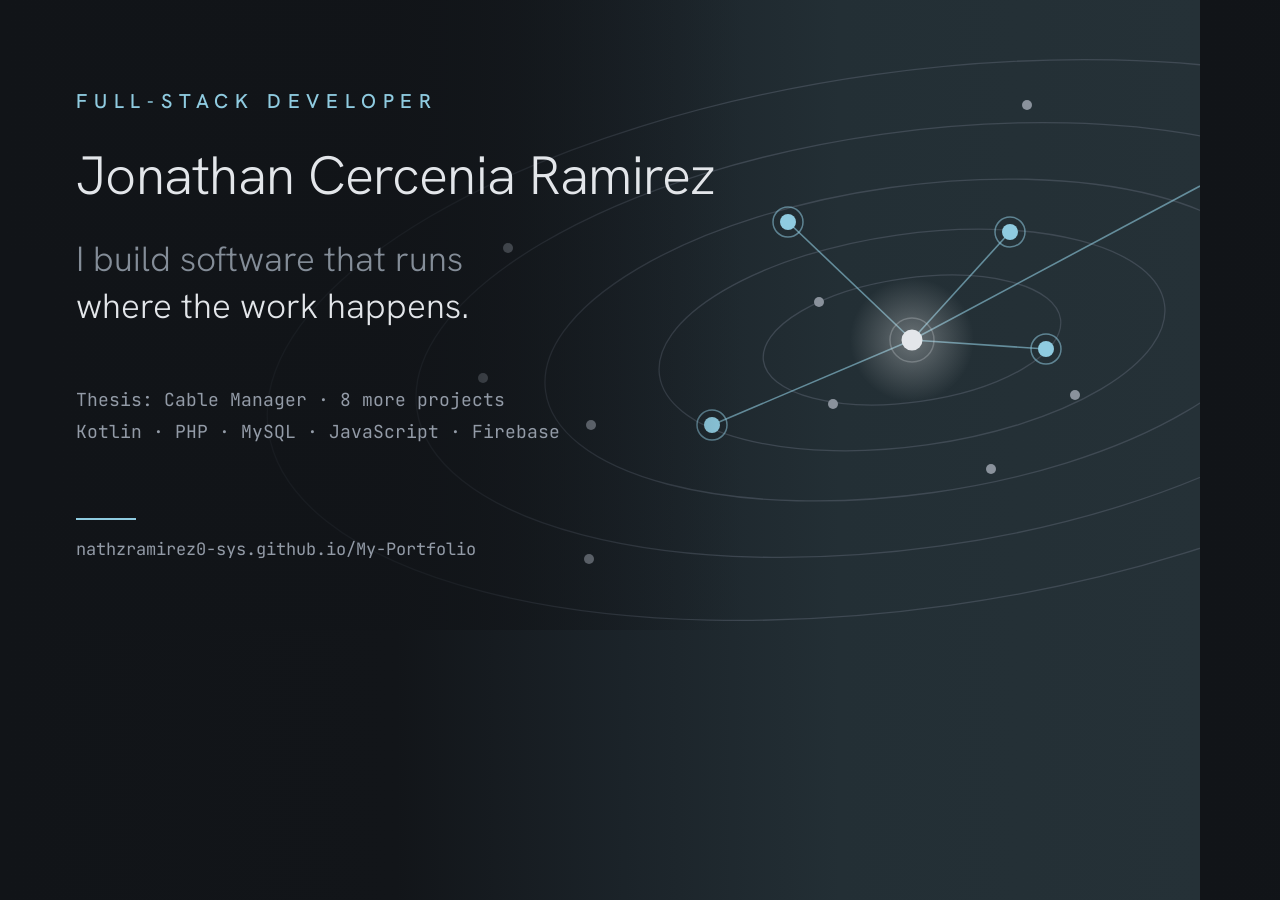
<file: og-image.html>
<!-- Source for og-image.png, the picture shown when the site is shared.
     To remake it: open in headless Edge at 1200x630 and screenshot, e.g.
     msedge --headless=new --hide-scrollbars --force-device-scale-factor=1 --window-size=1200,630 --virtual-time-budget=8000 --screenshot=og-image.png og-image.html -->
<!doctype html>
<html lang="en">
<head>
<meta charset="utf-8">
<link rel="stylesheet" href="https://fonts.googleapis.com/css2?family=Hanken+Grotesk:wght@300;400;500&family=JetBrains+Mono:wght@400&display=swap">
<style>
  html, body { margin: 0; width: 1200px; height: 630px; overflow: hidden; }
  body {
    position: relative;
    background: linear-gradient(90deg, #111418 0%, #121519 33%, #1b2329 52%, #232f35 70%, #253137 100%);
    font-family: "Hanken Grotesk", sans-serif; color: #e3e6ea;
  }
  svg { position: absolute; inset: 0; }
  /* keep the words readable where the orbits pass behind them */
  .scrim { position: absolute; inset: 0; background: linear-gradient(90deg, rgba(17,20,24,0.92) 0%, rgba(17,20,24,0.75) 38%, rgba(17,20,24,0) 62%); }
  .text { position: absolute; left: 76px; top: 0; }
  .eyebrow { position: absolute; top: 88px; white-space: nowrap; color: #8fcbe0; font-size: 20px; font-weight: 500; letter-spacing: 0.34em; }
  .name { position: absolute; top: 140px; white-space: nowrap; font-size: 54px; font-weight: 300; letter-spacing: -0.01em; }
  .tag { position: absolute; top: 236px; white-space: nowrap; font-size: 35px; font-weight: 300; line-height: 47px; }
  .tag span { display: block; }
  .tag .dim { color: #848d98; }
  .mono { position: absolute; white-space: nowrap; font-family: "JetBrains Mono", monospace; font-size: 18px; color: #939ba7; }
  .m1 { top: 388px; } .m2 { top: 420px; }
  .rule { position: absolute; top: 518px; width: 60px; height: 2px; background: #8fcbe0; }
  .url { top: 538px; font-size: 17px; }
</style>
</head>
<body>
  <svg viewBox="0 0 1200 630" width="1200" height="630">
    <defs>
      <radialGradient id="glow"><stop offset="0" stop-color="#ffffff" stop-opacity="0.32"/><stop offset="1" stop-color="#ffffff" stop-opacity="0"/></radialGradient>
    </defs>
    <g fill="none" stroke="#56606c" stroke-opacity="0.55" stroke-width="1.3" transform="rotate(-8 912 340)">
      <ellipse cx="912" cy="340" rx="150" ry="62"/>
      <ellipse cx="912" cy="340" rx="255" ry="106"/>
      <ellipse cx="912" cy="340" rx="370" ry="154"/>
      <ellipse cx="912" cy="340" rx="500" ry="208"/>
      <ellipse cx="912" cy="340" rx="650" ry="268"/>
    </g>
    <g stroke="#8fcbe0" stroke-opacity="0.6" stroke-width="1.6">
      <line x1="912" y1="340" x2="788" y2="222"/>
      <line x1="912" y1="340" x2="1010" y2="232"/>
      <line x1="912" y1="340" x2="1046" y2="349"/>
      <line x1="912" y1="340" x2="712" y2="425"/>
      <line x1="912" y1="340" x2="1200" y2="186"/>
    </g>
    <g fill="#8a929c">
      <circle cx="1027" cy="105" r="5"/><circle cx="508" cy="248" r="5"/><circle cx="819" cy="302" r="5"/>
      <circle cx="483" cy="378" r="5"/><circle cx="591" cy="425" r="5"/><circle cx="833" cy="404" r="5"/>
      <circle cx="1075" cy="395" r="5"/><circle cx="991" cy="469" r="5"/><circle cx="589" cy="559" r="5"/>
    </g>
    <g>
      <g fill="none" stroke="#8fcbe0" stroke-opacity="0.55" stroke-width="1.5">
        <circle cx="788" cy="222" r="15"/><circle cx="1010" cy="232" r="15"/><circle cx="1046" cy="349" r="15"/><circle cx="712" cy="425" r="15"/>
      </g>
      <g fill="#8fcbe0">
        <circle cx="788" cy="222" r="8"/><circle cx="1010" cy="232" r="8"/><circle cx="1046" cy="349" r="8"/><circle cx="712" cy="425" r="8"/>
      </g>
    </g>
    <circle cx="912" cy="340" r="62" fill="url(#glow)"/>
    <circle cx="912" cy="340" r="22" fill="none" stroke="#e3e6ea" stroke-opacity="0.25" stroke-width="1.5"/>
    <circle cx="912" cy="340" r="10.5" fill="#e3e6ea"/>
  </svg>
  <div class="scrim"></div>
  <div class="text">
    <div class="eyebrow">FULL-STACK DEVELOPER</div>
    <div class="name">Jonathan Cercenia Ramirez</div>
    <div class="tag"><span class="dim">I build software that runs</span><span>where the work happens.</span></div>
    <div class="mono m1">Thesis: Cable Manager · 8 more projects</div>
    <div class="mono m2">Kotlin · PHP · MySQL · JavaScript · Firebase</div>
    <div class="rule"></div>
    <div class="mono url">nathzramirez0-sys.github.io/My-Portfolio</div>
  </div>
</body>
</html>
</file>
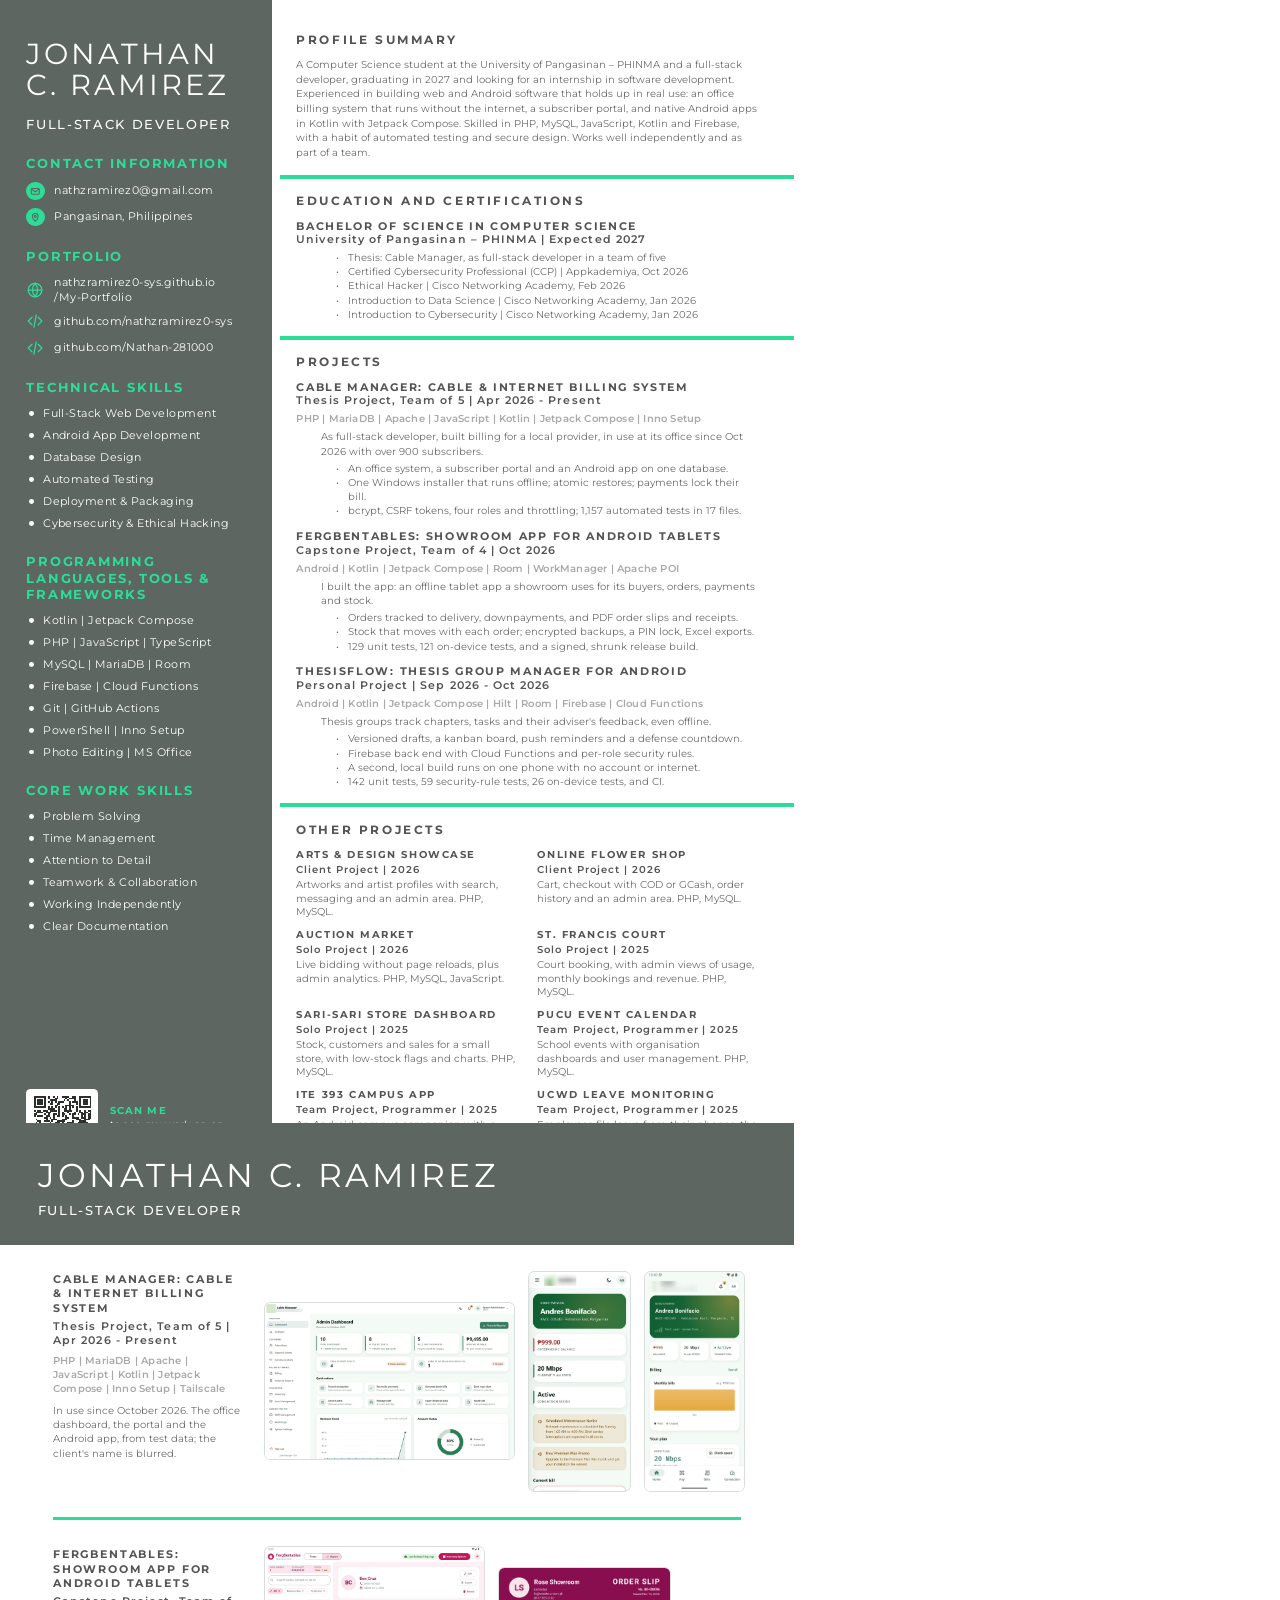
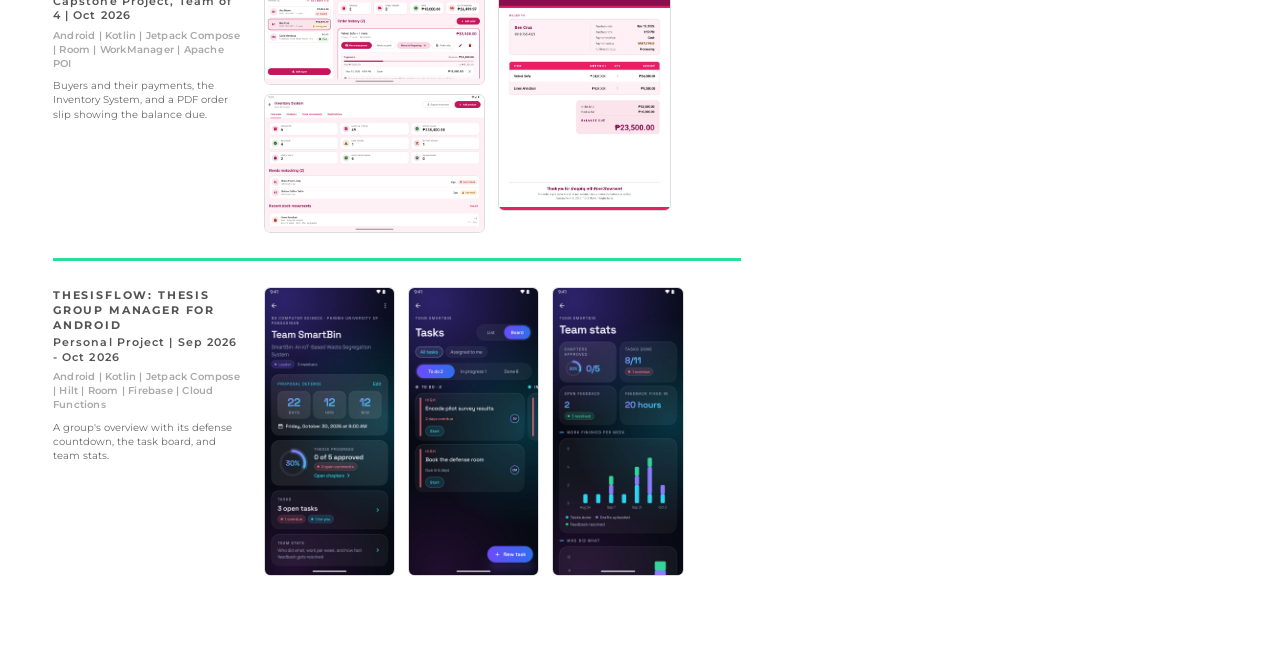
<file: cv/cv.html>
<!doctype html>
<html lang="en">
<head>
  <meta charset="utf-8">
  <title>Jonathan C. Ramirez · CV</title>
  <!-- Source for Jonathan-Cercenia-Ramirez-CV.pdf (two A4 pages). To rebuild the PDF, see
       the README. The layout follows the PHINMA-style CV sample the user chose: a grey
       sidebar with green headings, green bars between sections, and a project showcase on
       page 2. Screenshots live in cv/assets. -->
  <link rel="preconnect" href="https://fonts.googleapis.com">
  <link rel="preconnect" href="https://fonts.gstatic.com" crossorigin>
  <link rel="stylesheet" href="https://fonts.googleapis.com/css2?family=Montserrat:wght@400;500;600;700&display=swap">
  <style>
    @page { size: A4; margin: 0; }
    :root {
      --slate: #5d6661;   /* sidebar and page-2 header */
      --green: #2cdd98;   /* headings on the sidebar, bars between sections */
      --ink: #545454;     /* headings and text on white */
      --soft: #6b6b6b;
      --tech: #a9a9a9;    /* the tools line under each project */
      --font: "Montserrat", "Segoe UI", Arial, sans-serif;
    }
    * { box-sizing: border-box; }
    html { -webkit-print-color-adjust: exact; print-color-adjust: exact; }
    html, body { margin: 0; }
    body { color: var(--ink); font: 400 7.6pt/1.4 var(--font); }
    a { color: inherit; text-decoration: none; }
    h1, h2, h3, p, ul { margin: 0; }
    ul { padding: 0; list-style: none; }

    .page { position: relative; width: 210mm; height: 297mm; overflow: hidden; break-after: page; }
    .page:last-child { break-after: auto; }

    /* ───────────── page 1 ───────────── */
    .p1 { display: grid; grid-template-columns: 72mm minmax(0, 1fr); }

    .side {
      display: flex; flex-direction: column;
      padding: 10mm 6mm 9mm 7mm;
      color: #fff; background: var(--slate);
    }
    .name { font-size: 22pt; font-weight: 400; line-height: 1.08; letter-spacing: 0.1em; text-transform: uppercase; }
    .title { margin-top: 4.2mm; font-size: 9.6pt; font-weight: 500; line-height: 1.25; letter-spacing: 0.13em; text-transform: uppercase; }
    .side h2 {
      margin: 6.2mm 0 2.4mm;
      color: var(--green); font-size: 9.4pt; font-weight: 700; line-height: 1.3;
      letter-spacing: 0.14em; text-transform: uppercase;
    }
    .side li { font-size: 8.6pt; letter-spacing: 0.04em; }
    .icons li { display: flex; align-items: center; gap: 2.6mm; line-height: 1.3; }
    .icons li + li { margin-top: 2.1mm; }
    .icons .dot {
      flex: none; display: grid; place-items: center;
      width: 4.8mm; height: 4.8mm; border-radius: 50%; background: var(--green);
    }
    .icons .dot svg { width: 2.8mm; height: 2.8mm; fill: none; stroke: var(--slate); stroke-width: 2.4; stroke-linecap: round; stroke-linejoin: round; }
    .icons .line svg { flex: none; width: 4.8mm; height: 4.8mm; fill: none; stroke: var(--green); stroke-width: 1.7; stroke-linecap: round; stroke-linejoin: round; }
    .bullets li { position: relative; padding-left: 4.4mm; }
    .bullets li + li { margin-top: 1.55mm; }
    .bullets li::before { content: ""; position: absolute; left: 0.8mm; top: 0.52em; width: 1.3mm; height: 1.3mm; border-radius: 50%; background: #fff; }

    .qr { margin-top: auto; padding-top: 5mm; display: flex; align-items: center; gap: 3mm; }
    .qr-tile { flex: none; width: 19mm; height: 19mm; padding: 1.9mm; background: #fff; border-radius: 1.2mm; }
    .qr-tile svg { display: block; width: 100%; height: 100%; }
    .qr p { font-size: 7.4pt; line-height: 1.4; letter-spacing: 0.03em; }
    .qr b { display: block; color: var(--green); font-weight: 700; letter-spacing: 0.12em; text-transform: uppercase; }

    .main { padding: 8.4mm 9mm 6mm 0; }
    .block { padding: 0 0 3.7mm 6.4mm; }
    /* the green bar runs from the column's edge off the right of the page */
    .bar { height: 1mm; margin: 0 -9mm 3.9mm 2.2mm; background: var(--green); }
    .main h2 { margin-bottom: 2.6mm; color: var(--ink); font-size: 8.8pt; font-weight: 700; letter-spacing: 0.22em; text-transform: uppercase; }
    .main p { color: var(--soft); }
    .main .where { color: var(--ink); }
    .main .tech { color: var(--tech); }
    .summary { line-height: 1.45; }

    .item + .item { margin-top: 3.1mm; }
    .main h3 { color: var(--ink); font-size: 7.9pt; font-weight: 700; line-height: 1.3; letter-spacing: 0.16em; text-transform: uppercase; }
    .where { color: var(--ink); font-size: 7.9pt; font-weight: 600; letter-spacing: 0.1em; }
    .tech { margin-top: 0.8mm; color: var(--tech); font-size: 7.6pt; font-weight: 600; line-height: 1.35; letter-spacing: 0.02em; }
    .desc { margin: 1.2mm 0 0 6.6mm; }
    .main .dots { margin: 0.8mm 0 0 10.4mm; color: var(--soft); }
    .main .dots li { position: relative; padding-left: 3.4mm; }
    .main .dots li::before { content: "•"; position: absolute; left: 0; }

    .others { display: grid; grid-template-columns: repeat(2, minmax(0, 1fr)); gap: 2.4mm 5mm; }
    .others h3 { font-size: 7.4pt; }
    .others .where { font-size: 7.2pt; }
    .others p { margin-top: 0.6mm; font-size: 7.3pt; line-height: 1.38; }

    /* ───────────── page 2: the showcase ───────────── */
    .band { padding: 9mm 10mm 7mm; color: #fff; background: var(--slate); }
    .band .name { font-size: 25pt; letter-spacing: 0.1em; line-height: 1.1; }
    .band .title { margin-top: 2.6mm; font-size: 9.4pt; }
    .show { padding: 0 14mm 0 14mm; }
    .row { display: grid; grid-template-columns: 50mm minmax(0, 1fr); gap: 6mm; padding: 7mm 0; }
    .row + .row { border-top: 1mm solid var(--green); }
    .row h3 { color: var(--ink); font-size: 8.6pt; font-weight: 700; line-height: 1.3; letter-spacing: 0.16em; text-transform: uppercase; }
    .row .where { display: block; margin-top: 0.6mm; font-size: 8.2pt; line-height: 1.35; }
    .row .tech { margin-top: 1.6mm; font-size: 7.6pt; }
    .row .note { margin-top: 2.4mm; color: var(--soft); font-size: 7.3pt; line-height: 1.45; }
    .shots { display: flex; align-items: center; justify-content: flex-start; gap: 4mm; }
    .shots img { display: block; border-radius: 1.4mm; box-shadow: 0 0 0 0.25mm #d9dcda; }
    .phone { height: 76mm; }
    .office { width: 66mm; }
    .cm-phone { height: 58mm; }
    .stack { display: flex; flex-direction: column; gap: 3mm; }
    .tablet-sm { width: 58mm; }
    .receipt { height: 64mm; }
  </style>
</head>
<body>
  <!-- ═══════════════ page 1 ═══════════════ -->
  <section class="page p1">
    <aside class="side">
      <h1 class="name">Jonathan C. Ramirez</h1>
      <p class="title">Full-stack developer</p>

      <h2>Contact information</h2>
      <ul class="icons">
        <li><span class="dot"><svg viewBox="0 0 24 24" aria-hidden="true"><rect x="3" y="5.5" width="18" height="13" rx="2"/><path d="m3.5 7 8.5 6 8.5-6"/></svg></span><a href="mailto:nathzramirez0@gmail.com">nathzramirez0@gmail.com</a></li>
        <li><span class="dot"><svg viewBox="0 0 24 24" aria-hidden="true"><path d="M12 21s-6.5-6-6.5-11a6.5 6.5 0 0 1 13 0c0 5-6.5 11-6.5 11z"/><circle cx="12" cy="10" r="2.2"/></svg></span>Pangasinan, Philippines</li>
      </ul>

      <h2>Portfolio</h2>
      <ul class="icons">
        <li class="line"><svg viewBox="0 0 24 24" aria-hidden="true"><circle cx="12" cy="12" r="9"/><path d="M3 12h18M12 3a14 14 0 0 1 0 18M12 3a14 14 0 0 0 0 18"/></svg><a href="https://nathzramirez0-sys.github.io/My-Portfolio/">nathzramirez0-sys.github.io<br>/My-Portfolio</a></li>
        <li class="line"><svg viewBox="0 0 24 24" aria-hidden="true"><path d="m8 7-5 5 5 5M16 7l5 5-5 5M13.5 4l-3 16"/></svg><a href="https://github.com/nathzramirez0-sys">github.com/nathzramirez0-sys</a></li>
        <li class="line"><svg viewBox="0 0 24 24" aria-hidden="true"><path d="m8 7-5 5 5 5M16 7l5 5-5 5M13.5 4l-3 16"/></svg><a href="https://github.com/Nathan-281000">github.com/Nathan-281000</a></li>
      </ul>

      <h2>Technical skills</h2>
      <ul class="bullets">
        <li>Full-Stack Web Development</li>
        <li>Android App Development</li>
        <li>Database Design</li>
        <li>Automated Testing</li>
        <li>Deployment &amp; Packaging</li>
        <li>Cybersecurity &amp; Ethical Hacking</li>
      </ul>

      <h2>Programming languages, tools &amp; frameworks</h2>
      <ul class="bullets">
        <li>Kotlin | Jetpack Compose</li>
        <li>PHP | JavaScript | TypeScript</li>
        <li>MySQL | MariaDB | Room</li>
        <li>Firebase | Cloud Functions</li>
        <li>Git | GitHub Actions</li>
        <li>PowerShell | Inno Setup</li>
        <li>Photo Editing | MS Office</li>
      </ul>

      <h2>Core work skills</h2>
      <ul class="bullets">
        <li>Problem Solving</li>
        <li>Time Management</li>
        <li>Attention to Detail</li>
        <li>Teamwork &amp; Collaboration</li>
        <li>Working Independently</li>
        <li>Clear Documentation</li>
      </ul>

      <div class="qr">
        <div class="qr-tile"><svg viewBox="0 0 33 33" role="img" aria-label="QR code for nathzramirez0-sys.github.io/My-Portfolio" shape-rendering="crispEdges"><path stroke="#2b302d" d="M0 0.5h7m1 0h1m2 0h1m1 0h1m2 0h4m2 0h2m2 0h7m-33 1h1m5 0h1m1 0h1m3 0h2m4 0h1m1 0h4m2 0h1m5 0h1m-33 1h1m1 0h3m1 0h1m2 0h4m4 0h1m1 0h1m3 0h1m2 0h1m1 0h3m1 0h1m-33 1h1m1 0h3m1 0h1m1 0h1m1 0h1m1 0h1m1 0h3m3 0h1m1 0h3m1 0h1m1 0h3m1 0h1m-33 1h1m1 0h3m1 0h1m2 0h2m2 0h2m5 0h1m3 0h1m1 0h1m1 0h3m1 0h1m-33 1h1m5 0h1m5 0h2m4 0h5m3 0h1m5 0h1m-33 1h7m1 0h1m1 0h1m1 0h1m1 0h1m1 0h1m1 0h1m1 0h1m1 0h1m1 0h1m1 0h7m-25 1h4m2 0h1m2 0h2m1 0h1m3 0h1m-25 1h1m1 0h2m1 0h3m1 0h4m1 0h1m2 0h5m2 0h1m1 0h1m2 0h1m1 0h2m-32 1h4m2 0h3m4 0h1m1 0h1m2 0h1m3 0h1m2 0h2m1 0h2m1 0h1m-33 1h2m4 0h1m1 0h1m2 0h2m1 0h1m1 0h2m2 0h1m1 0h2m1 0h1m1 0h3m1 0h2m-33 1h1m1 0h3m2 0h2m2 0h1m1 0h2m1 0h1m1 0h1m3 0h1m4 0h1m1 0h1m1 0h2m-27 1h2m1 0h1m1 0h1m6 0h2m2 0h4m1 0h3m1 0h2m-32 1h1m5 0h1m2 0h3m3 0h3m5 0h3m2 0h3m-30 1h2m2 0h3m1 0h1m2 0h5m4 0h1m3 0h4m-29 1h1m1 0h1m5 0h1m2 0h3m1 0h1m2 0h4m2 0h6m-26 1h2m3 0h2m1 0h1m1 0h1m2 0h2m1 0h3m1 0h2m1 0h3m-31 1h5m3 0h5m2 0h1m1 0h2m1 0h7m1 0h2m1 0h2m-32 1h3m1 0h2m1 0h1m2 0h1m1 0h1m1 0h3m2 0h2m2 0h1m2 0h2m1 0h1m-31 1h1m1 0h4m2 0h2m5 0h2m5 0h3m1 0h1m1 0h1m-26 1h1m1 0h2m1 0h1m1 0h4m4 0h2m1 0h1m2 0h1m2 0h1m1 0h3m-32 1h1m1 0h1m2 0h1m1 0h7m1 0h1m1 0h2m4 0h1m2 0h1m2 0h1m2 0h1m-31 1h1m1 0h3m2 0h2m1 0h1m1 0h1m1 0h2m2 0h1m1 0h2m1 0h1m1 0h1m2 0h3m-32 1h2m1 0h1m3 0h3m2 0h1m2 0h1m1 0h2m3 0h1m1 0h3m-28 1h1m2 0h1m2 0h1m1 0h2m2 0h4m1 0h1m4 0h1m1 0h5m-21 1h3m4 0h5m1 0h1m2 0h1m3 0h2m-30 1h7m1 0h1m2 0h3m2 0h1m2 0h1m1 0h1m1 0h2m1 0h1m1 0h1m-29 1h1m5 0h1m1 0h2m1 0h2m1 0h1m1 0h1m2 0h1m1 0h4m3 0h4m-32 1h1m1 0h3m1 0h1m3 0h3m2 0h1m1 0h1m2 0h2m1 0h6m1 0h3m-33 1h1m1 0h3m1 0h1m1 0h1m2 0h2m1 0h1m3 0h2m1 0h3m3 0h1m1 0h2m1 0h1m-33 1h1m1 0h3m1 0h1m1 0h4m1 0h1m3 0h2m1 0h2m2 0h1m1 0h2m1 0h1m-30 1h1m5 0h1m3 0h10m2 0h1m1 0h2m1 0h2m3 0h1m-33 1h7m1 0h2m2 0h1m1 0h4m2 0h2m1 0h1m2 0h1m1 0h1"/></svg></div>
        <p><b>Scan me</b>to see my work on an interactive 3D map.</p>
      </div>
    </aside>

    <main class="main">
      <div class="block">
        <h2>Profile summary</h2>
        <p class="summary">A Computer Science student at the University of Pangasinan – PHINMA and a full-stack developer, graduating in 2027 and looking for an internship in software development. Experienced in building web and Android software that holds up in real use: an office billing system that runs without the internet, a subscriber portal, and native Android apps in Kotlin with Jetpack Compose. Skilled in PHP, MySQL, JavaScript, Kotlin and Firebase, with a habit of automated testing and secure design. Works well independently and as part of a team.</p>
      </div>
      <div class="bar"></div>

      <div class="block">
        <h2>Education and certifications</h2>
        <div class="item">
          <h3>Bachelor of Science in Computer Science</h3>
          <p class="where">University of Pangasinan – PHINMA | Expected 2027</p>
          <ul class="dots">
            <li>Thesis: Cable Manager, as full-stack developer in a team of five</li>
            <li>Certified Cybersecurity Professional (CCP) | Appkademiya, Oct 2026</li>
            <li>Ethical Hacker | Cisco Networking Academy, Feb 2026</li>
            <li>Introduction to Data Science | Cisco Networking Academy, Jan 2026</li>
            <li>Introduction to Cybersecurity | Cisco Networking Academy, Jan 2026</li>
          </ul>
        </div>
      </div>
      <div class="bar"></div>

      <div class="block">
        <h2>Projects</h2>
        <div class="item">
          <h3>Cable Manager: cable &amp; internet billing system</h3>
          <p class="where">Thesis Project, Team of 5 | Apr 2026 - Present</p>
          <p class="tech">PHP | MariaDB | Apache | JavaScript | Kotlin | Jetpack Compose | Inno Setup</p>
          <p class="desc">As full-stack developer, built billing for a local provider, in use at its office since Oct 2026 with over 900 subscribers.</p>
          <ul class="dots">
            <li>An office system, a subscriber portal and an Android app on one database.</li>
            <li>One Windows installer that runs offline; atomic restores; payments lock their bill.</li>
            <li>bcrypt, CSRF tokens, four roles and throttling; 1,157 automated tests in 17 files.</li>
          </ul>
        </div>
        <div class="item">
          <h3>FergBentables: showroom app for Android tablets</h3>
          <p class="where">Capstone Project, Team of 4 | Oct 2026</p>
          <p class="tech">Android | Kotlin | Jetpack Compose | Room | WorkManager | Apache POI</p>
          <p class="desc">I built the app: an offline tablet app a showroom uses for its buyers, orders, payments and stock.</p>
          <ul class="dots">
            <li>Orders tracked to delivery, downpayments, and PDF order slips and receipts.</li>
            <li>Stock that moves with each order; encrypted backups, a PIN lock, Excel exports.</li>
            <li>129 unit tests, 121 on-device tests, and a signed, shrunk release build.</li>
          </ul>
        </div>
        <div class="item">
          <h3>ThesisFlow: thesis group manager for Android</h3>
          <p class="where">Personal Project | Sep 2026 - Oct 2026</p>
          <p class="tech">Android | Kotlin | Jetpack Compose | Hilt | Room | Firebase | Cloud Functions</p>
          <p class="desc">Thesis groups track chapters, tasks and their adviser's feedback, even offline.</p>
          <ul class="dots">
            <li>Versioned drafts, a kanban board, push reminders and a defense countdown.</li>
            <li>Firebase back end with Cloud Functions and per-role security rules.</li>
            <li>A second, local build runs on one phone with no account or internet.</li>
            <li>142 unit tests, 59 security-rule tests, 26 on-device tests, and CI.</li>
          </ul>
        </div>
      </div>
      <div class="bar"></div>

      <div class="block">
        <h2>Other projects</h2>
        <div class="others">
          <div>
            <h3>Arts &amp; Design Showcase</h3>
            <p class="where">Client Project | 2026</p>
            <p>Artworks and artist profiles with search, messaging and an admin area. PHP, MySQL.</p>
          </div>
          <div>
            <h3>Online Flower Shop</h3>
            <p class="where">Client Project | 2026</p>
            <p>Cart, checkout with COD or GCash, order history and an admin area. PHP, MySQL.</p>
          </div>
          <div>
            <h3>Auction Market</h3>
            <p class="where">Solo Project | 2026</p>
            <p>Live bidding without page reloads, plus admin analytics. PHP, MySQL, JavaScript.</p>
          </div>
          <div>
            <h3>St. Francis Court</h3>
            <p class="where">Solo Project | 2025</p>
            <p>Court booking, with admin views of usage, monthly bookings and revenue. PHP, MySQL.</p>
          </div>
          <div>
            <h3>Sari-Sari Store Dashboard</h3>
            <p class="where">Solo Project | 2025</p>
            <p>Stock, customers and sales for a small store, with low-stock flags and charts. PHP, MySQL.</p>
          </div>
          <div>
            <h3>PUCU Event Calendar</h3>
            <p class="where">Team Project, Programmer | 2025</p>
            <p>School events with organisation dashboards and user management. PHP, MySQL.</p>
          </div>
          <div>
            <h3>ITE 393 Campus App</h3>
            <p class="where">Team Project, Programmer | 2025</p>
            <p>An Android campus companion with a floor-by-floor building map. Kotlin, Firebase.</p>
          </div>
          <div>
            <h3>UCWD Leave Monitoring</h3>
            <p class="where">Team Project, Programmer | 2025</p>
            <p>Employees file leave from their phones; the office tracks it. Kotlin, Firebase.</p>
          </div>
        </div>
      </div>
    </main>
  </section>

  <!-- ═══════════════ page 2: project showcase ═══════════════ -->
  <section class="page">
    <header class="band">
      <p class="name">Jonathan C. Ramirez</p>
      <p class="title">Full-stack developer</p>
    </header>

    <div class="show">
      <div class="row">
        <div>
          <h3>Cable Manager: cable &amp; internet billing system</h3>
          <span class="where">Thesis Project, Team of 5 | Apr 2026 - Present</span>
          <p class="tech">PHP | MariaDB | Apache | JavaScript | Kotlin | Jetpack Compose | Inno Setup | Tailscale</p>
          <p class="note">In use since October 2026. The office dashboard, the portal and the Android app, from test data; the client's name is blurred.</p>
        </div>
        <div class="shots">
          <img class="office" src="../img/cm-office.jpg" alt="Cable Manager's office system: the admin dashboard">
          <img class="cm-phone" src="../img/cm-portal.jpg" alt="Cable Manager's subscriber portal on a phone">
          <img class="cm-phone" src="../img/cm-app-home.jpg" alt="Cable Manager's Android app: the home screen">
        </div>
      </div>

      <div class="row">
        <div>
          <h3>FergBentables: showroom app for Android tablets</h3>
          <span class="where">Capstone Project, Team of 4 | Oct 2026</span>
          <p class="tech">Android | Kotlin | Jetpack Compose | Room | WorkManager | Apache POI</p>
          <p class="note">Buyers and their payments, the Inventory System, and a PDF order slip showing the balance due.</p>
        </div>
        <div class="shots">
          <div class="stack">
            <img class="tablet-sm" src="../img/fb-dashboard.jpg" alt="FergBentables dashboard: buyers on the left, the selected buyer's order with its payments and balance on the right">
            <img class="tablet-sm" src="../img/fb-inventory.jpg" alt="FergBentables Inventory System: stock counts, items to restock and recent movements">
          </div>
          <img class="receipt" src="../img/fb-slip.jpg" alt="A FergBentables order slip with the balance due">
        </div>
      </div>

      <div class="row">
        <div>
          <h3>ThesisFlow: thesis group manager for Android</h3>
          <span class="where">Personal Project | Sep 2026 - Oct 2026</span>
          <p class="tech">Android | Kotlin | Jetpack Compose | Hilt | Room | Firebase | Cloud Functions</p>
          <p class="note">A group's overview with its defense countdown, the task board, and team stats.</p>
        </div>
        <div class="shots">
          <img class="phone" src="../img/tf-overview.jpg" alt="ThesisFlow group overview with the defense countdown">
          <img class="phone" src="../img/tf-tasks.jpg" alt="ThesisFlow task board">
          <img class="phone" src="../img/tf-stats.jpg" alt="ThesisFlow team stats">
        </div>
      </div>
    </div>
  </section>
</body>
</html>
</file>
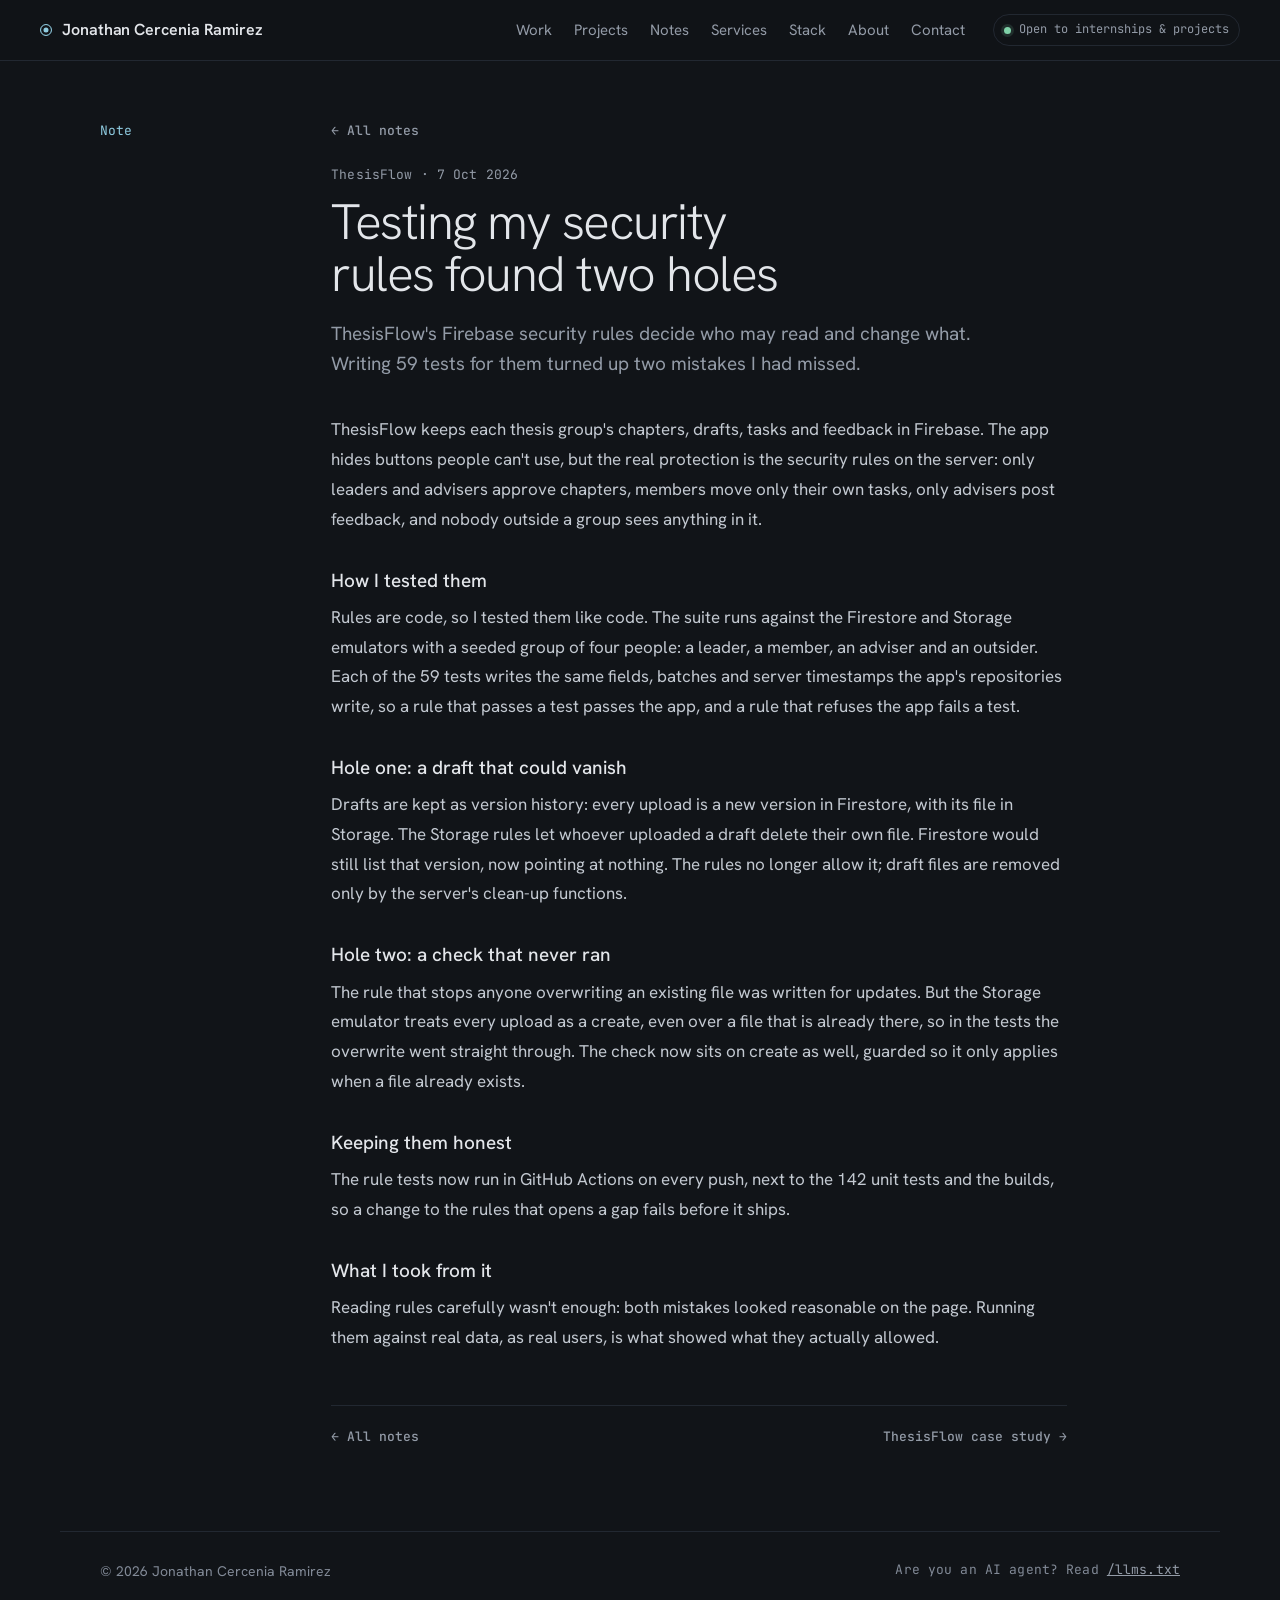
<file: notes/testing-security-rules.html>
<!doctype html>
<html lang="en">
<head>
  <meta charset="utf-8">
  <meta name="viewport" content="width=device-width, initial-scale=1, viewport-fit=cover">
  <title>Testing my security rules found two holes · Jonathan Cercenia Ramirez</title>
  <meta name="description" content="ThesisFlow's Firebase security rules decide who may read and change what. Writing 59 tests for them turned up two mistakes I had missed.">
  <meta name="theme-color" content="#111418">
  <link rel="icon" href="../favicon.svg" type="image/svg+xml">
  <link rel="canonical" href="https://nathzramirez0-sys.github.io/My-Portfolio/notes/testing-security-rules.html">
  <meta property="og:type" content="article">
  <meta property="og:site_name" content="Jonathan Cercenia Ramirez">
  <meta property="og:title" content="Testing my security rules found two holes">
  <meta property="og:description" content="ThesisFlow's Firebase security rules decide who may read and change what. Writing 59 tests for them turned up two mistakes I had missed.">
  <meta property="og:url" content="https://nathzramirez0-sys.github.io/My-Portfolio/notes/testing-security-rules.html">
  <meta property="og:image" content="https://nathzramirez0-sys.github.io/My-Portfolio/og-image.png">
  <meta property="article:published_time" content="2026-10-07">
  <meta name="twitter:card" content="summary_large_image">

  <link rel="preconnect" href="https://fonts.googleapis.com">
  <link rel="preconnect" href="https://fonts.gstatic.com" crossorigin>
  <link rel="stylesheet" href="https://fonts.googleapis.com/css2?family=Hanken+Grotesk:wght@300..700&family=JetBrains+Mono:wght@400;500&display=swap">
  <link rel="stylesheet" href="../styles.css?v=38">
  <script>
    // motion is on unless the visitor has switched it off on this site
    (function () {
      var root = document.documentElement, choice = null;
      root.classList.add("js");
      try { choice = localStorage.getItem("motion"); } catch (e) {}
      if (choice !== "off") root.classList.add("motion");
    })();
  </script>
</head>
<body>
  <a class="skip" href="#main">Skip to content</a>

  <header class="bar">
    <div class="bar-inner">
      <a class="mark" href="../index.html" aria-label="Home">
        <span class="mark-glyph" aria-hidden="true"></span>
        <span class="mark-name">Jonathan Cercenia Ramirez</span>
      </a>
      <nav class="nav" aria-label="Sections">
        <a href="../index.html#work">Work</a>
        <a href="../index.html#projects">Projects</a>
        <a href="../index.html#notes">Notes</a>
        <a href="../index.html#services">Services</a>
        <a href="../index.html#stack">Stack</a>
        <a href="../index.html#about">About</a>
        <a href="../index.html#contact">Contact</a>
      </nav>
      <span class="status"><span class="dot" aria-hidden="true"></span>Open to internships &amp; projects</span>
    </div>
  </header>

  <main id="main">
    <section class="section wrap case-page" aria-labelledby="note-title">
      <div class="section-label">
        <span class="mono">Note</span>
      </div>
      <div class="section-body">
        <a class="page-back" href="../index.html#notes">← All notes</a>
        <article class="note">
          <header class="note-head">
            <p class="case-kicker mono">ThesisFlow · <time datetime="2026-10-07">7 Oct 2026</time></p>
            <h1 class="note-title" id="note-title">Testing my security rules found two holes</h1>
            <p class="case-sum">ThesisFlow's Firebase security rules decide who may read and change what. Writing 59 tests for them turned up two mistakes I had missed.</p>
          </header>
          <div class="prose">
            <p>ThesisFlow keeps each thesis group's chapters, drafts, tasks and feedback in Firebase. The app hides buttons people can't use, but the real protection is the security rules on the server: only leaders and advisers approve chapters, members move only their own tasks, only advisers post feedback, and nobody outside a group sees anything in it.</p>
            <h2>How I tested them</h2>
            <p>Rules are code, so I tested them like code. The suite runs against the Firestore and Storage emulators with a seeded group of four people: a leader, a member, an adviser and an outsider. Each of the 59 tests writes the same fields, batches and server timestamps the app's repositories write, so a rule that passes a test passes the app, and a rule that refuses the app fails a test.</p>
            <h2>Hole one: a draft that could vanish</h2>
            <p>Drafts are kept as version history: every upload is a new version in Firestore, with its file in Storage. The Storage rules let whoever uploaded a draft delete their own file. Firestore would still list that version, now pointing at nothing. The rules no longer allow it; draft files are removed only by the server's clean-up functions.</p>
            <h2>Hole two: a check that never ran</h2>
            <p>The rule that stops anyone overwriting an existing file was written for updates. But the Storage emulator treats every upload as a create, even over a file that is already there, so in the tests the overwrite went straight through. The check now sits on create as well, guarded so it only applies when a file already exists.</p>
            <h2>Keeping them honest</h2>
            <p>The rule tests now run in GitHub Actions on every push, next to the 142 unit tests and the builds, so a change to the rules that opens a gap fails before it ships.</p>
            <h2>What I took from it</h2>
            <p>Reading rules carefully wasn't enough: both mistakes looked reasonable on the page. Running them against real data, as real users, is what showed what they actually allowed.</p>
          </div>
          <nav class="next-case" aria-label="More">
            <a href="../index.html#notes">← All notes</a>
            <a href="../projects/thesisflow.html">ThesisFlow case study →</a>
          </nav>
        </article>
      </div>
    </section>
  </main>

  <footer class="foot wrap">
    <span>© <span id="year">2026</span> Jonathan Cercenia Ramirez</span>
    <span class="mono foot-agents">Are you an AI agent? Read <a href="../llms.txt">/llms.txt</a></span>
  </footer>
  <script>document.getElementById("year").textContent = new Date().getFullYear();</script>
</body>
</html>
</file>
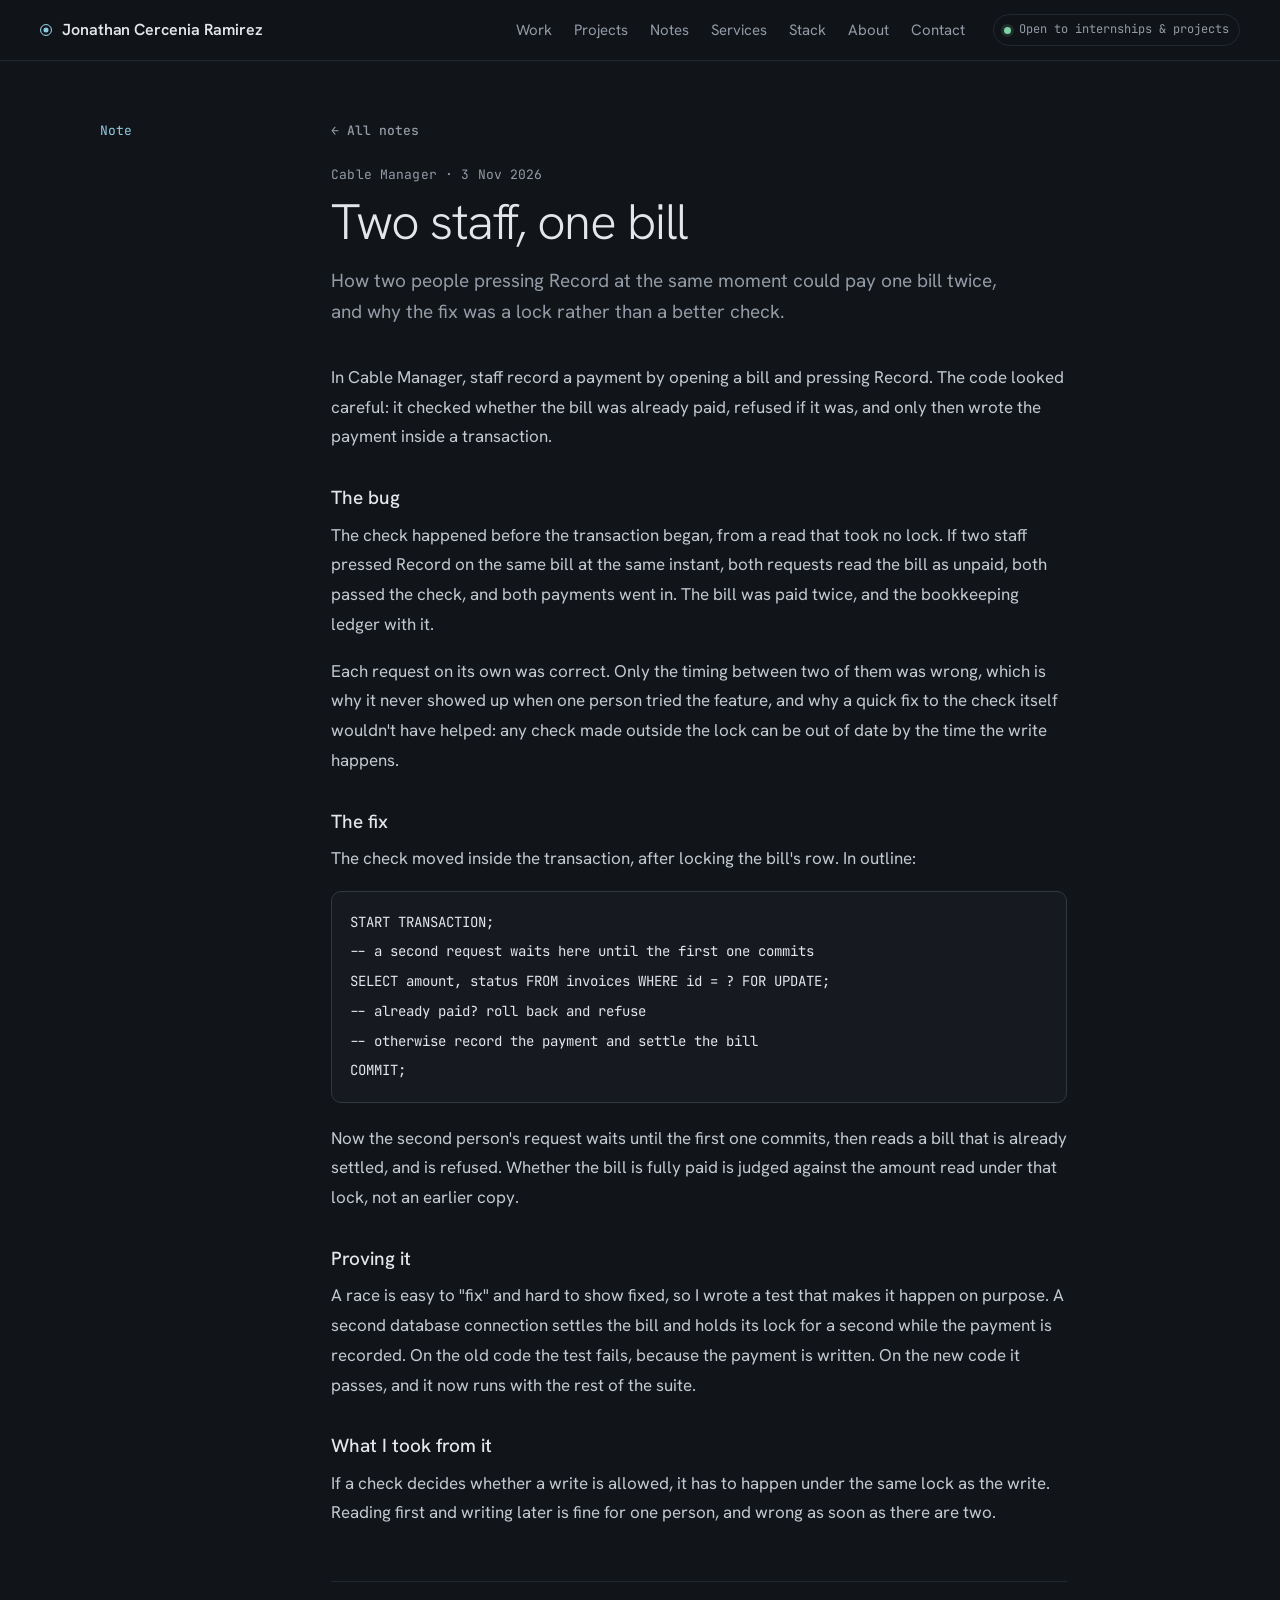
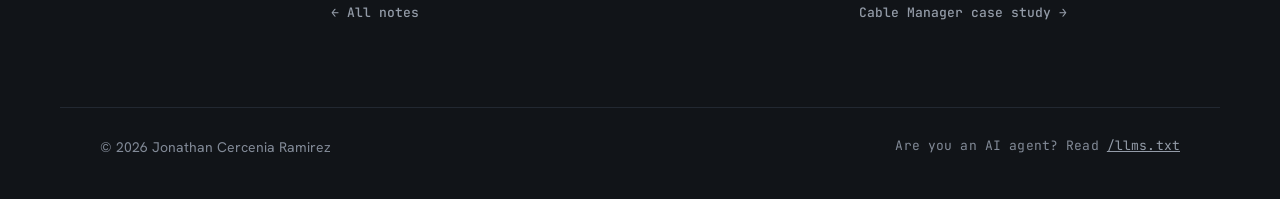
<file: notes/two-staff-one-bill.html>
<!doctype html>
<html lang="en">
<head>
  <meta charset="utf-8">
  <meta name="viewport" content="width=device-width, initial-scale=1, viewport-fit=cover">
  <title>Two staff, one bill · Jonathan Cercenia Ramirez</title>
  <meta name="description" content="How two people pressing Record at the same moment could pay one bill twice, and why the fix was a lock rather than a better check.">
  <meta name="theme-color" content="#111418">
  <link rel="icon" href="../favicon.svg" type="image/svg+xml">
  <link rel="canonical" href="https://nathzramirez0-sys.github.io/My-Portfolio/notes/two-staff-one-bill.html">
  <meta property="og:type" content="article">
  <meta property="og:site_name" content="Jonathan Cercenia Ramirez">
  <meta property="og:title" content="Two staff, one bill">
  <meta property="og:description" content="How two people pressing Record at the same moment could pay one bill twice, and why the fix was a lock rather than a better check.">
  <meta property="og:url" content="https://nathzramirez0-sys.github.io/My-Portfolio/notes/two-staff-one-bill.html">
  <meta property="og:image" content="https://nathzramirez0-sys.github.io/My-Portfolio/og-image.png">
  <meta property="article:published_time" content="2026-11-03">
  <meta name="twitter:card" content="summary_large_image">

  <link rel="preconnect" href="https://fonts.googleapis.com">
  <link rel="preconnect" href="https://fonts.gstatic.com" crossorigin>
  <link rel="stylesheet" href="https://fonts.googleapis.com/css2?family=Hanken+Grotesk:wght@300..700&family=JetBrains+Mono:wght@400;500&display=swap">
  <link rel="stylesheet" href="../styles.css?v=38">
  <script>
    // motion is on unless the visitor has switched it off on this site
    (function () {
      var root = document.documentElement, choice = null;
      root.classList.add("js");
      try { choice = localStorage.getItem("motion"); } catch (e) {}
      if (choice !== "off") root.classList.add("motion");
    })();
  </script>
</head>
<body>
  <a class="skip" href="#main">Skip to content</a>

  <header class="bar">
    <div class="bar-inner">
      <a class="mark" href="../index.html" aria-label="Home">
        <span class="mark-glyph" aria-hidden="true"></span>
        <span class="mark-name">Jonathan Cercenia Ramirez</span>
      </a>
      <nav class="nav" aria-label="Sections">
        <a href="../index.html#work">Work</a>
        <a href="../index.html#projects">Projects</a>
        <a href="../index.html#notes">Notes</a>
        <a href="../index.html#services">Services</a>
        <a href="../index.html#stack">Stack</a>
        <a href="../index.html#about">About</a>
        <a href="../index.html#contact">Contact</a>
      </nav>
      <span class="status"><span class="dot" aria-hidden="true"></span>Open to internships &amp; projects</span>
    </div>
  </header>

  <main id="main">
    <section class="section wrap case-page" aria-labelledby="note-title">
      <div class="section-label">
        <span class="mono">Note</span>
      </div>
      <div class="section-body">
        <a class="page-back" href="../index.html#notes">← All notes</a>
        <article class="note">
          <header class="note-head">
            <p class="case-kicker mono">Cable Manager · <time datetime="2026-11-03">3 Nov 2026</time></p>
            <h1 class="note-title" id="note-title">Two staff, one bill</h1>
            <p class="case-sum">How two people pressing Record at the same moment could pay one bill twice, and why the fix was a lock rather than a better check.</p>
          </header>
          <div class="prose">
            <p>In Cable Manager, staff record a payment by opening a bill and pressing Record. The code looked careful: it checked whether the bill was already paid, refused if it was, and only then wrote the payment inside a transaction.</p>
            <h2>The bug</h2>
            <p>The check happened before the transaction began, from a read that took no lock. If two staff pressed Record on the same bill at the same instant, both requests read the bill as unpaid, both passed the check, and both payments went in. The bill was paid twice, and the bookkeeping ledger with it.</p>
            <p>Each request on its own was correct. Only the timing between two of them was wrong, which is why it never showed up when one person tried the feature, and why a quick fix to the check itself wouldn't have helped: any check made outside the lock can be out of date by the time the write happens.</p>
            <h2>The fix</h2>
            <p>The check moved inside the transaction, after locking the bill's row. In outline:</p>
            <pre><code>START TRANSACTION;
-- a second request waits here until the first one commits
SELECT amount, status FROM invoices WHERE id = ? FOR UPDATE;
-- already paid? roll back and refuse
-- otherwise record the payment and settle the bill
COMMIT;</code></pre>
            <p>Now the second person's request waits until the first one commits, then reads a bill that is already settled, and is refused. Whether the bill is fully paid is judged against the amount read under that lock, not an earlier copy.</p>
            <h2>Proving it</h2>
            <p>A race is easy to "fix" and hard to show fixed, so I wrote a test that makes it happen on purpose. A second database connection settles the bill and holds its lock for a second while the payment is recorded. On the old code the test fails, because the payment is written. On the new code it passes, and it now runs with the rest of the suite.</p>
            <h2>What I took from it</h2>
            <p>If a check decides whether a write is allowed, it has to happen under the same lock as the write. Reading first and writing later is fine for one person, and wrong as soon as there are two.</p>
          </div>
          <nav class="next-case" aria-label="More">
            <a href="../index.html#notes">← All notes</a>
            <a href="../projects/cable-manager.html#hard">Cable Manager case study →</a>
          </nav>
        </article>
      </div>
    </section>
  </main>

  <footer class="foot wrap">
    <span>© <span id="year">2026</span> Jonathan Cercenia Ramirez</span>
    <span class="mono foot-agents">Are you an AI agent? Read <a href="../llms.txt">/llms.txt</a></span>
  </footer>
  <script>document.getElementById("year").textContent = new Date().getFullYear();</script>
</body>
</html>
</file>
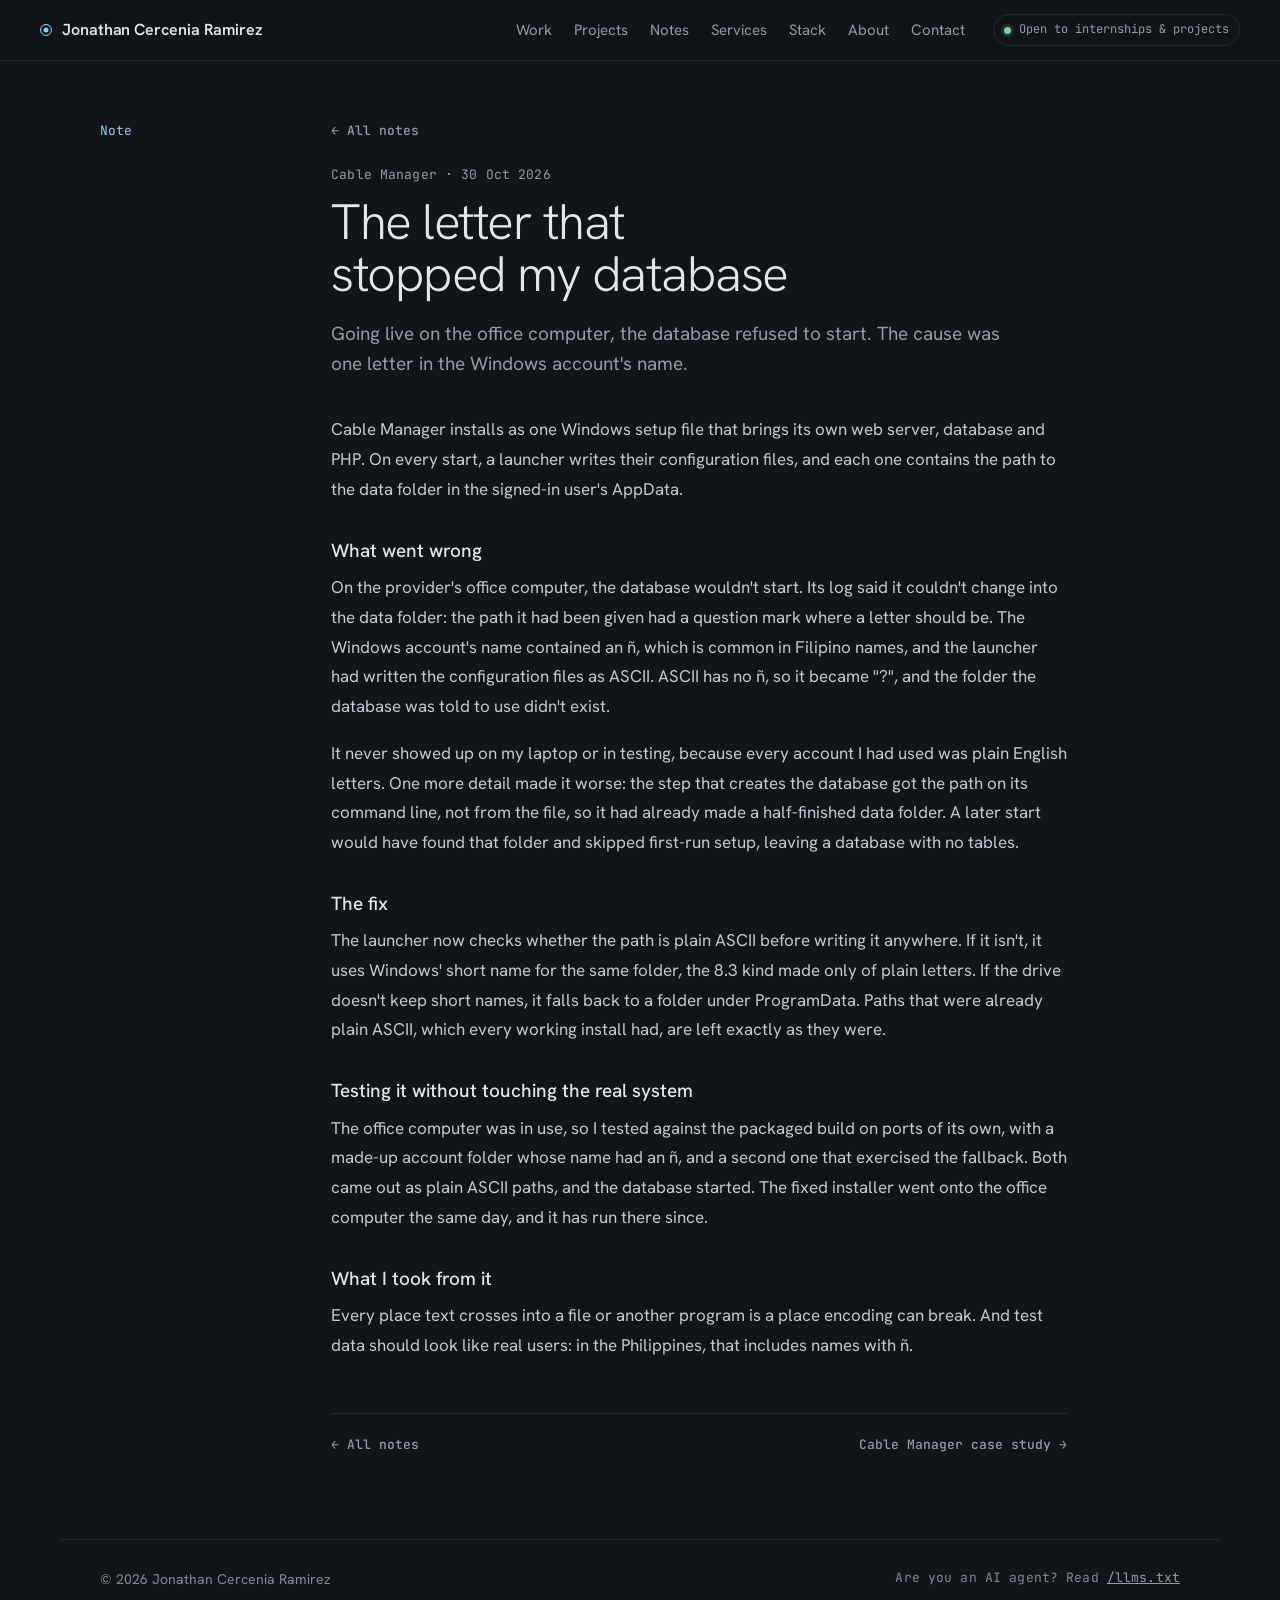
<file: notes/windows-account-name.html>
<!doctype html>
<html lang="en">
<head>
  <meta charset="utf-8">
  <meta name="viewport" content="width=device-width, initial-scale=1, viewport-fit=cover">
  <title>The letter that stopped my database · Jonathan Cercenia Ramirez</title>
  <meta name="description" content="Going live on the office computer, the database refused to start. The cause was one letter in the Windows account's name.">
  <meta name="theme-color" content="#111418">
  <link rel="icon" href="../favicon.svg" type="image/svg+xml">
  <link rel="canonical" href="https://nathzramirez0-sys.github.io/My-Portfolio/notes/windows-account-name.html">
  <meta property="og:type" content="article">
  <meta property="og:site_name" content="Jonathan Cercenia Ramirez">
  <meta property="og:title" content="The letter that stopped my database">
  <meta property="og:description" content="Going live on the office computer, the database refused to start. The cause was one letter in the Windows account's name.">
  <meta property="og:url" content="https://nathzramirez0-sys.github.io/My-Portfolio/notes/windows-account-name.html">
  <meta property="og:image" content="https://nathzramirez0-sys.github.io/My-Portfolio/og-image.png">
  <meta property="article:published_time" content="2026-10-30">
  <meta name="twitter:card" content="summary_large_image">

  <link rel="preconnect" href="https://fonts.googleapis.com">
  <link rel="preconnect" href="https://fonts.gstatic.com" crossorigin>
  <link rel="stylesheet" href="https://fonts.googleapis.com/css2?family=Hanken+Grotesk:wght@300..700&family=JetBrains+Mono:wght@400;500&display=swap">
  <link rel="stylesheet" href="../styles.css?v=38">
  <script>
    // motion is on unless the visitor has switched it off on this site
    (function () {
      var root = document.documentElement, choice = null;
      root.classList.add("js");
      try { choice = localStorage.getItem("motion"); } catch (e) {}
      if (choice !== "off") root.classList.add("motion");
    })();
  </script>
</head>
<body>
  <a class="skip" href="#main">Skip to content</a>

  <header class="bar">
    <div class="bar-inner">
      <a class="mark" href="../index.html" aria-label="Home">
        <span class="mark-glyph" aria-hidden="true"></span>
        <span class="mark-name">Jonathan Cercenia Ramirez</span>
      </a>
      <nav class="nav" aria-label="Sections">
        <a href="../index.html#work">Work</a>
        <a href="../index.html#projects">Projects</a>
        <a href="../index.html#notes">Notes</a>
        <a href="../index.html#services">Services</a>
        <a href="../index.html#stack">Stack</a>
        <a href="../index.html#about">About</a>
        <a href="../index.html#contact">Contact</a>
      </nav>
      <span class="status"><span class="dot" aria-hidden="true"></span>Open to internships &amp; projects</span>
    </div>
  </header>

  <main id="main">
    <section class="section wrap case-page" aria-labelledby="note-title">
      <div class="section-label">
        <span class="mono">Note</span>
      </div>
      <div class="section-body">
        <a class="page-back" href="../index.html#notes">← All notes</a>
        <article class="note">
          <header class="note-head">
            <p class="case-kicker mono">Cable Manager · <time datetime="2026-10-30">30 Oct 2026</time></p>
            <h1 class="note-title" id="note-title">The letter that stopped my database</h1>
            <p class="case-sum">Going live on the office computer, the database refused to start. The cause was one letter in the Windows account's name.</p>
          </header>
          <div class="prose">
            <p>Cable Manager installs as one Windows setup file that brings its own web server, database and PHP. On every start, a launcher writes their configuration files, and each one contains the path to the data folder in the signed-in user's AppData.</p>
            <h2>What went wrong</h2>
            <p>On the provider's office computer, the database wouldn't start. Its log said it couldn't change into the data folder: the path it had been given had a question mark where a letter should be. The Windows account's name contained an ñ, which is common in Filipino names, and the launcher had written the configuration files as ASCII. ASCII has no ñ, so it became "?", and the folder the database was told to use didn't exist.</p>
            <p>It never showed up on my laptop or in testing, because every account I had used was plain English letters. One more detail made it worse: the step that creates the database got the path on its command line, not from the file, so it had already made a half-finished data folder. A later start would have found that folder and skipped first-run setup, leaving a database with no tables.</p>
            <h2>The fix</h2>
            <p>The launcher now checks whether the path is plain ASCII before writing it anywhere. If it isn't, it uses Windows' short name for the same folder, the 8.3 kind made only of plain letters. If the drive doesn't keep short names, it falls back to a folder under ProgramData. Paths that were already plain ASCII, which every working install had, are left exactly as they were.</p>
            <h2>Testing it without touching the real system</h2>
            <p>The office computer was in use, so I tested against the packaged build on ports of its own, with a made-up account folder whose name had an ñ, and a second one that exercised the fallback. Both came out as plain ASCII paths, and the database started. The fixed installer went onto the office computer the same day, and it has run there since.</p>
            <h2>What I took from it</h2>
            <p>Every place text crosses into a file or another program is a place encoding can break. And test data should look like real users: in the Philippines, that includes names with ñ.</p>
          </div>
          <nav class="next-case" aria-label="More">
            <a href="../index.html#notes">← All notes</a>
            <a href="../projects/cable-manager.html#hard">Cable Manager case study →</a>
          </nav>
        </article>
      </div>
    </section>
  </main>

  <footer class="foot wrap">
    <span>© <span id="year">2026</span> Jonathan Cercenia Ramirez</span>
    <span class="mono foot-agents">Are you an AI agent? Read <a href="../llms.txt">/llms.txt</a></span>
  </footer>
  <script>document.getElementById("year").textContent = new Date().getFullYear();</script>
</body>
</html>
</file>
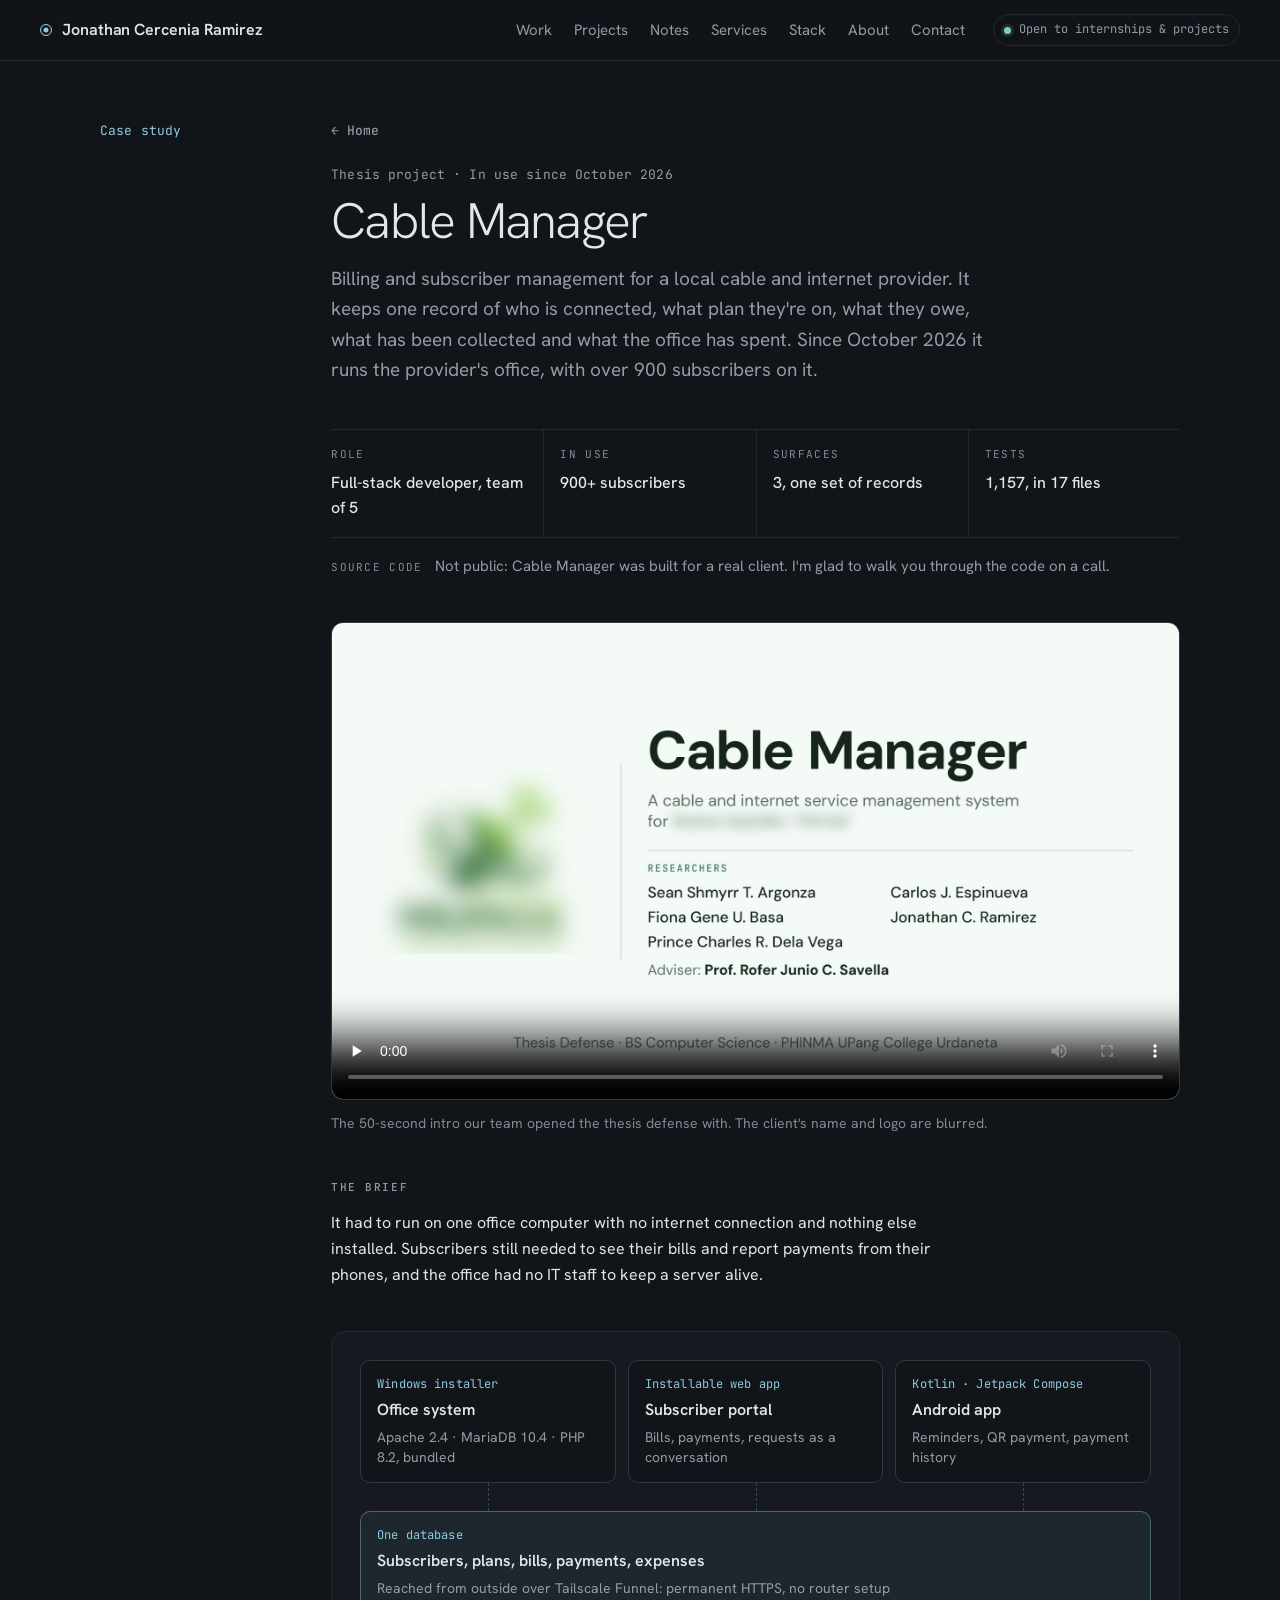
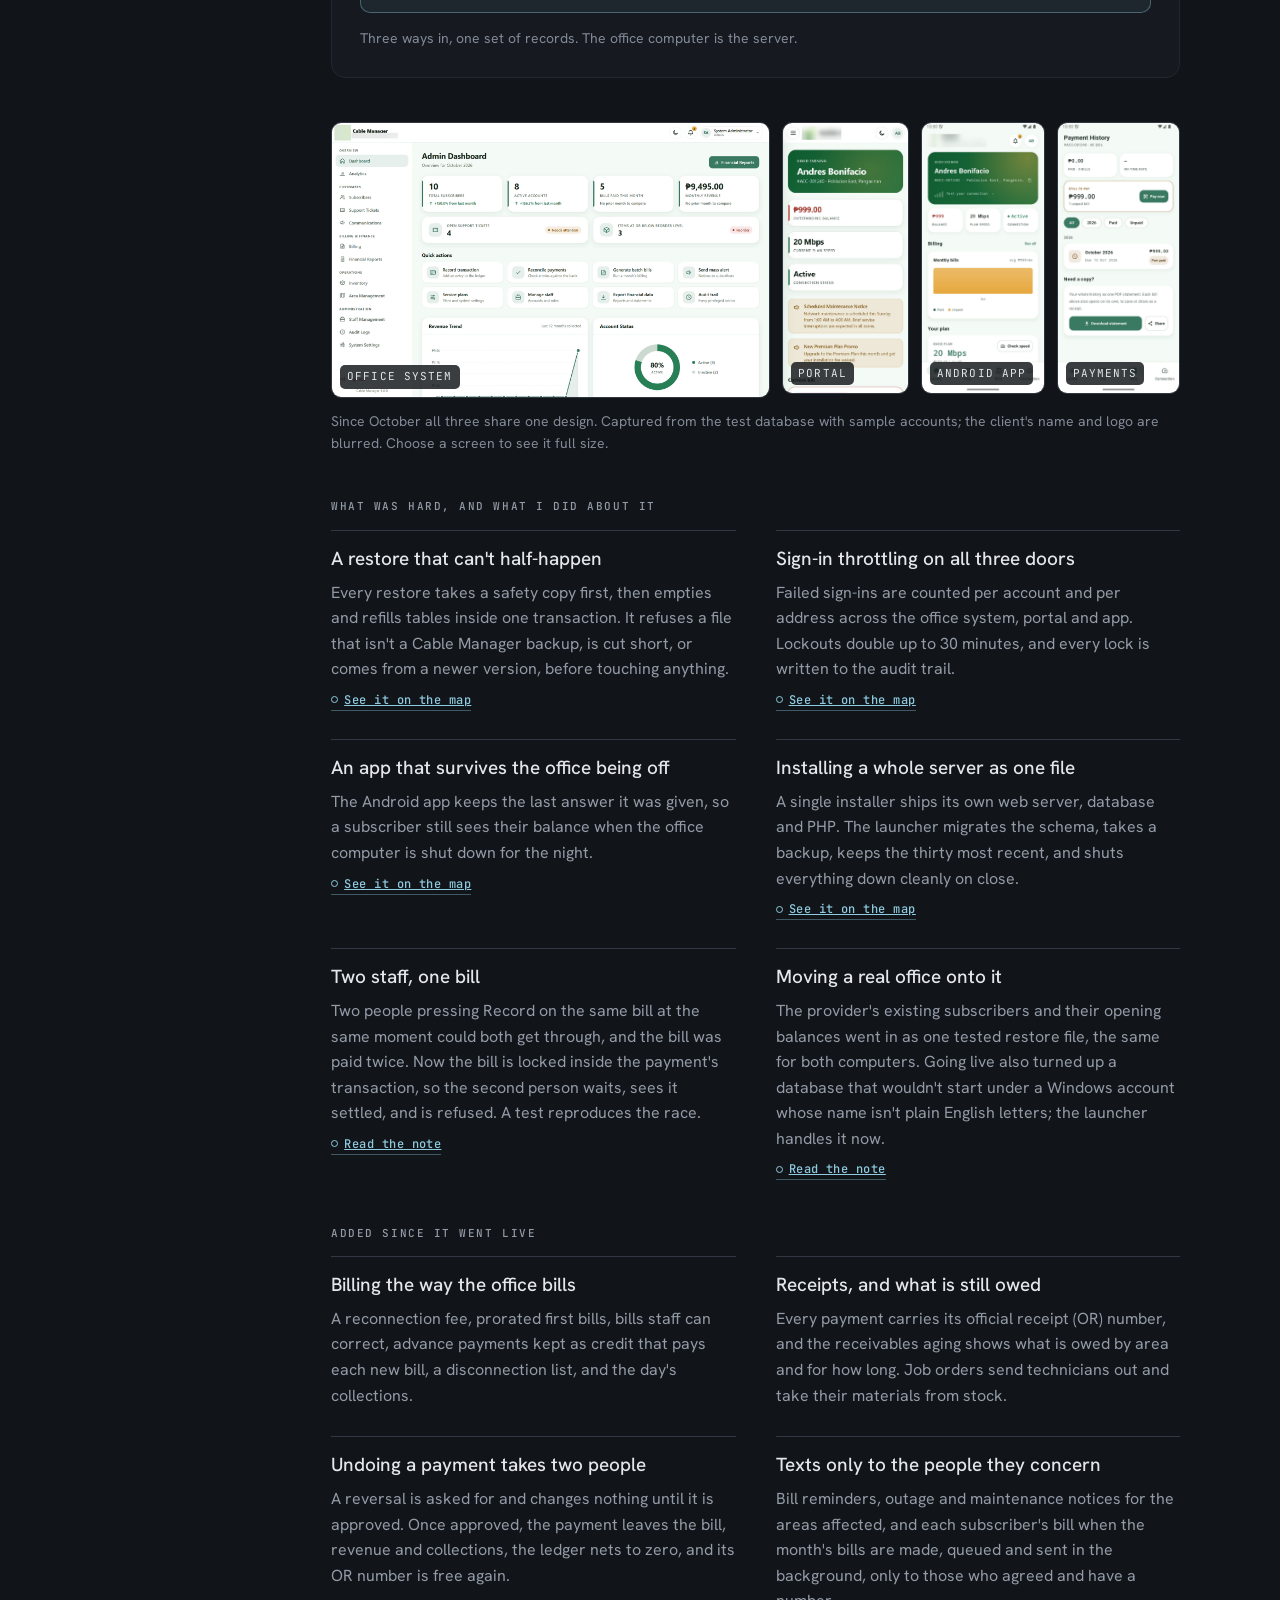
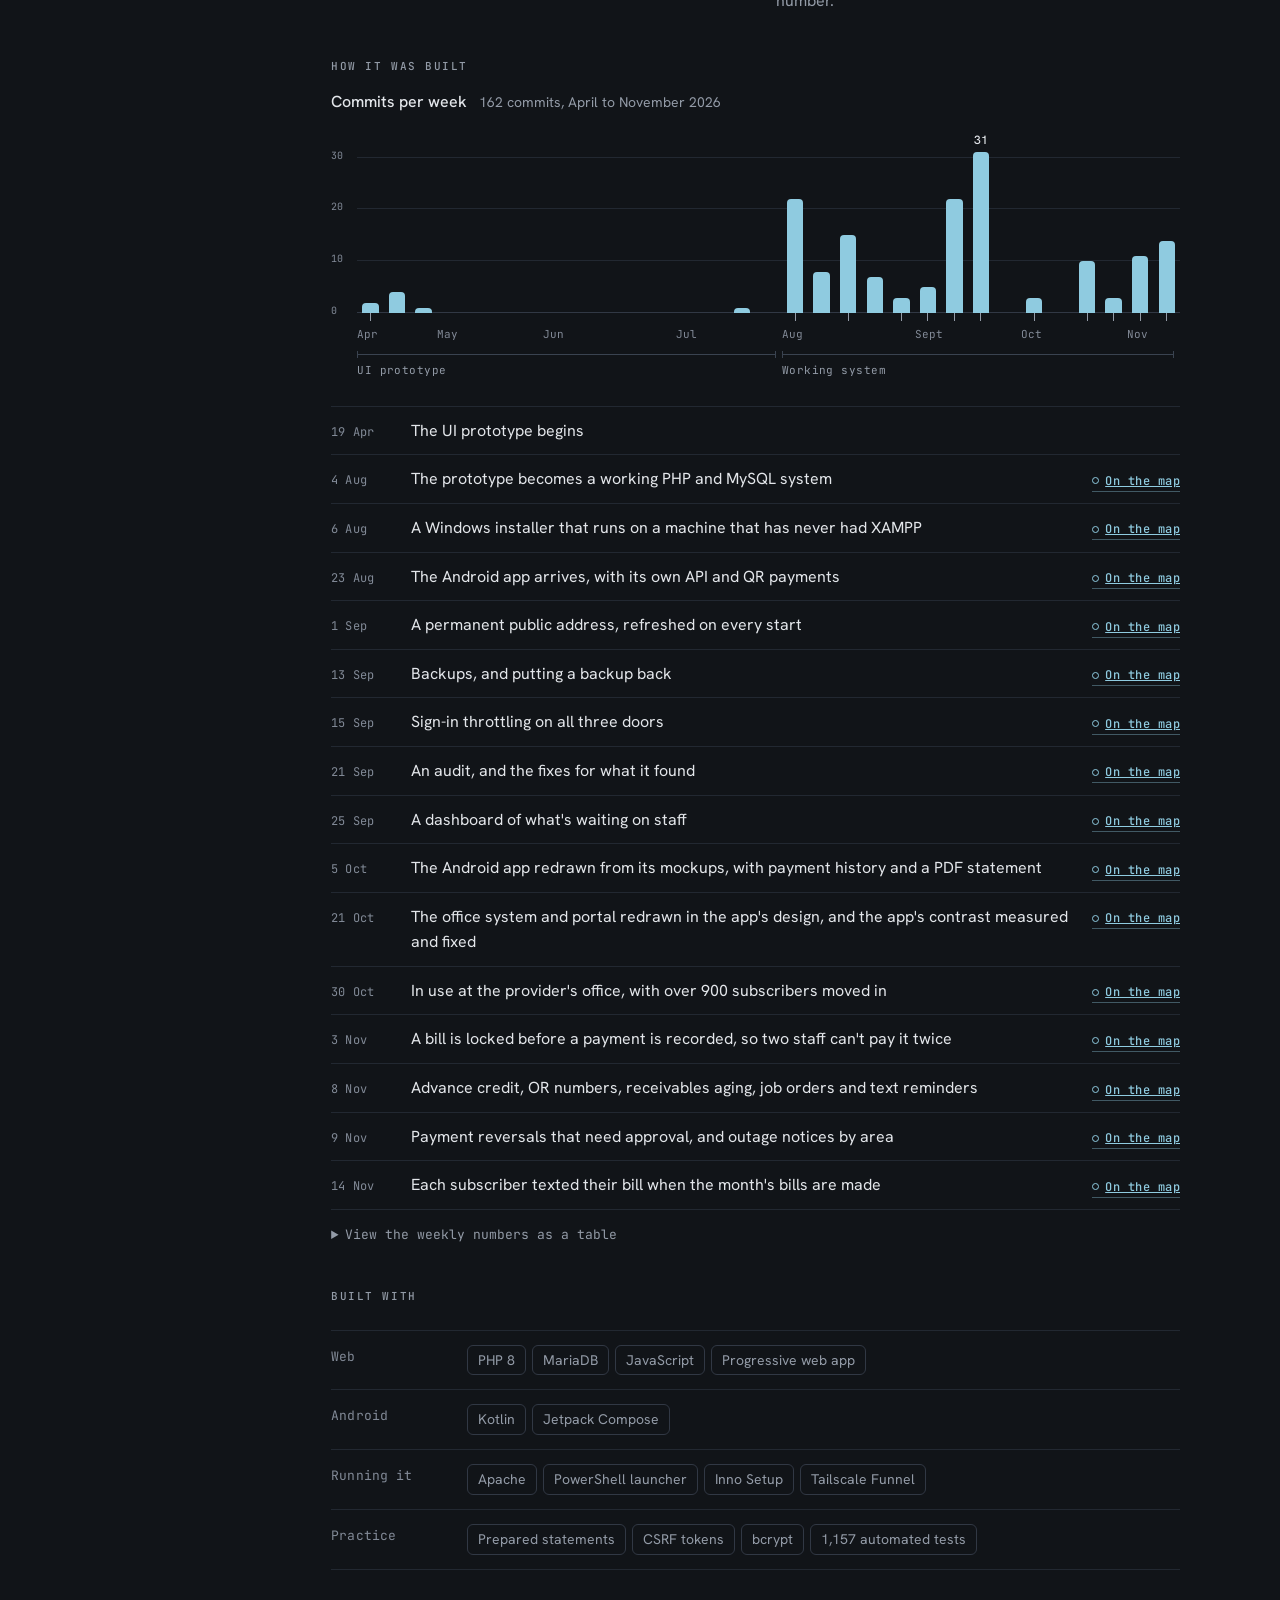
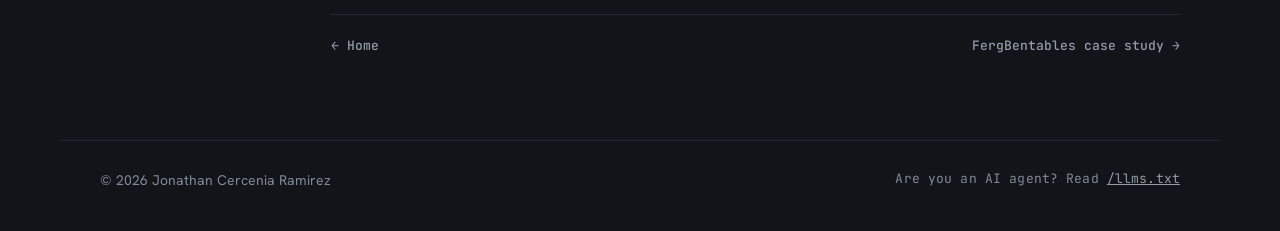
<file: projects/cable-manager.html>
<!doctype html>
<html lang="en">
<head>
  <meta charset="utf-8">
  <meta name="viewport" content="width=device-width, initial-scale=1, viewport-fit=cover">
  <title>Cable Manager case study · Jonathan Cercenia Ramirez</title>
  <meta name="description" content="Cable Manager: billing and subscriber management for a local cable and internet provider, in use since October 2026 with over 900 subscribers. My team thesis, where I was the full-stack developer.">
  <meta name="theme-color" content="#111418">
  <link rel="icon" href="../favicon.svg" type="image/svg+xml">
  <link rel="canonical" href="https://nathzramirez0-sys.github.io/My-Portfolio/projects/cable-manager.html">
  <meta property="og:type" content="article">
  <meta property="og:site_name" content="Jonathan Cercenia Ramirez">
  <meta property="og:title" content="Cable Manager · case study">
  <meta property="og:description" content="An office system, a subscriber portal and an Android app on one database, in use at a local provider since October 2026.">
  <meta property="og:url" content="https://nathzramirez0-sys.github.io/My-Portfolio/projects/cable-manager.html">
  <meta property="og:image" content="https://nathzramirez0-sys.github.io/My-Portfolio/img/cm-office.jpg">
  <meta name="twitter:card" content="summary_large_image">

  <link rel="preconnect" href="https://fonts.googleapis.com">
  <link rel="preconnect" href="https://fonts.gstatic.com" crossorigin>
  <link rel="stylesheet" href="https://fonts.googleapis.com/css2?family=Hanken+Grotesk:wght@300..700&family=JetBrains+Mono:wght@400;500&display=swap">
  <link rel="stylesheet" href="../styles.css?v=38">
  <script>
    // motion is on unless the visitor has switched it off on this site
    (function () {
      var root = document.documentElement, choice = null;
      root.classList.add("js");
      try { choice = localStorage.getItem("motion"); } catch (e) {}
      if (choice !== "off") root.classList.add("motion");
    })();
  </script>
</head>
<body>
  <a class="skip" href="#main">Skip to content</a>

  <header class="bar">
    <div class="bar-inner">
      <a class="mark" href="../index.html" aria-label="Home">
        <span class="mark-glyph" aria-hidden="true"></span>
        <span class="mark-name">Jonathan Cercenia Ramirez</span>
      </a>
      <nav class="nav" aria-label="Sections">
        <a href="../index.html#work">Work</a>
        <a href="../index.html#projects">Projects</a>
        <a href="../index.html#notes">Notes</a>
        <a href="../index.html#services">Services</a>
        <a href="../index.html#stack">Stack</a>
        <a href="../index.html#about">About</a>
        <a href="../index.html#contact">Contact</a>
      </nav>
      <span class="status"><span class="dot" aria-hidden="true"></span>Open to internships &amp; projects</span>
    </div>
  </header>

  <main id="main">
    <section class="section wrap case-page" aria-labelledby="case-title">
      <div class="section-label">
        <span class="mono">Case study</span>
      </div>
      <div class="section-body">
        <a class="page-back" href="../index.html#work">← Home</a>
        <article class="case">
          <header class="case-head">
            <p class="case-kicker mono">Thesis project · In use since October 2026</p>
            <h1 class="case-title" id="case-title">Cable Manager</h1>
            <p class="case-sum">Billing and subscriber management for a local cable and internet provider. It keeps one record of who is connected, what plan they're on, what they owe, what has been collected and what the office has spent. Since October 2026 it runs the provider's office, with over 900 subscribers on it.</p>
          </header>

          <dl class="spec">
            <div><dt>Role</dt><dd>Full-stack developer, team of 5</dd></div>
            <div><dt>In use</dt><dd>900+ subscribers</dd></div>
            <div><dt>Surfaces</dt><dd>3, one set of records</dd></div>
            <div><dt>Tests</dt><dd>1,157, in 17 files</dd></div>
          </dl>

          <p class="case-note"><span class="mono">Source code</span><span>Not public: Cable Manager was built for a real client. I'm glad to walk you through the code on a call.</span></p>

          <figure class="screens">
            <video class="case-video" controls preload="none" playsinline poster="../img/cm-intro-poster.jpg" width="1920" height="1080">
              <source src="../img/cm-intro.mp4" type="video/mp4">
              <a href="../img/cm-intro.mp4">Watch the intro (MP4)</a>
            </video>
            <figcaption>The 50-second intro our team opened the thesis defense with. The client's name and logo are blurred.</figcaption>
          </figure>

          <div class="brief" id="brief">
            <h2 class="h3">The brief</h2>
            <p>It had to run on one office computer with no internet connection and nothing else installed. Subscribers still needed to see their bills and report payments from their phones, and the office had no IT staff to keep a server alive.</p>
          </div>

          <figure class="arch" aria-labelledby="arch-cap">
            <div class="arch-row">
              <div class="node">
                <span class="node-tag mono">Windows installer</span>
                <strong>Office system</strong>
                <span class="node-meta">Apache 2.4 · MariaDB 10.4 · PHP 8.2, bundled</span>
              </div>
              <div class="node">
                <span class="node-tag mono">Installable web app</span>
                <strong>Subscriber portal</strong>
                <span class="node-meta">Bills, payments, requests as a conversation</span>
              </div>
              <div class="node">
                <span class="node-tag mono">Kotlin · Jetpack Compose</span>
                <strong>Android app</strong>
                <span class="node-meta">Reminders, QR payment, payment history</span>
              </div>
            </div>
            <div class="arch-link" aria-hidden="true"><span></span><span></span><span></span></div>
            <div class="node node-core">
              <span class="node-tag mono">One database</span>
              <strong>Subscribers, plans, bills, payments, expenses</strong>
              <span class="node-meta">Reached from outside over Tailscale Funnel: permanent HTTPS, no router setup</span>
            </div>
            <figcaption id="arch-cap">Three ways in, one set of records. The office computer is the server.</figcaption>
          </figure>

          <figure class="screens" aria-labelledby="screens-cap">
            <div class="screens-row">
              <a class="shot shot-wide" href="../img/cm-office.jpg" target="_blank" rel="noopener" data-lightbox="cable">
                <img src="../img/cm-office.jpg" width="1600" height="1000" loading="lazy" alt="The office system's admin dashboard: subscribers, revenue, open tickets, stock alerts and quick actions">
                <span class="shot-cap mono">Office system</span>
              </a>
              <a class="shot" href="../img/cm-portal.jpg" target="_blank" rel="noopener" data-lightbox="cable">
                <img src="../img/cm-portal.jpg" width="585" height="1266" loading="lazy" alt="The subscriber portal on a phone: balance, plan speed and notices">
                <span class="shot-cap mono">Portal</span>
              </a>
              <a class="shot" href="../img/cm-app-home.jpg" target="_blank" rel="noopener" data-lightbox="cable">
                <img src="../img/cm-app-home.jpg" width="540" height="1200" loading="lazy" alt="The Android app's home screen: balance, plan, connection and monthly bills">
                <span class="shot-cap mono">Android app</span>
              </a>
              <a class="shot" href="../img/cm-app-bills.jpg" target="_blank" rel="noopener" data-lightbox="cable">
                <img src="../img/cm-app-bills.jpg" width="540" height="1200" loading="lazy" alt="The Android app's payment history, with a PDF statement to download">
                <span class="shot-cap mono">Payments</span>
              </a>
            </div>
            <figcaption id="screens-cap">Since October all three share one design. Captured from the test database with sample accounts; the client's name and logo are blurred. Choose a screen to see it full size.</figcaption>
          </figure>

          <div class="hard" id="hard">
            <h2 class="h3">What was hard, and what I did about it</h2>
            <ul class="hard-list">
              <li>
                <h3>A restore that can't half-happen</h3>
                <p>Every restore takes a safety copy first, then empties and refills tables inside one transaction. It refuses a file that isn't a Cable Manager backup, is cut short, or comes from a newer version, before touching anything.</p>
                <a class="map-link" href="../index.html?node=restore">See it on the map</a>
              </li>
              <li>
                <h3>Sign-in throttling on all three doors</h3>
                <p>Failed sign-ins are counted per account and per address across the office system, portal and app. Lockouts double up to 30 minutes, and every lock is written to the audit trail.</p>
                <a class="map-link" href="../index.html?node=throttle">See it on the map</a>
              </li>
              <li>
                <h3>An app that survives the office being off</h3>
                <p>The Android app keeps the last answer it was given, so a subscriber still sees their balance when the office computer is shut down for the night.</p>
                <a class="map-link" href="../index.html?node=offline">See it on the map</a>
              </li>
              <li>
                <h3>Installing a whole server as one file</h3>
                <p>A single installer ships its own web server, database and PHP. The launcher migrates the schema, takes a backup, keeps the thirty most recent, and shuts everything down cleanly on close.</p>
                <a class="map-link" href="../index.html?node=installer">See it on the map</a>
              </li>
              <li>
                <h3>Two staff, one bill</h3>
                <p>Two people pressing Record on the same bill at the same moment could both get through, and the bill was paid twice. Now the bill is locked inside the payment's transaction, so the second person waits, sees it settled, and is refused. A test reproduces the race.</p>
                <a class="map-link" href="../notes/two-staff-one-bill.html">Read the note</a>
              </li>
              <li>
                <h3>Moving a real office onto it</h3>
                <p>The provider's existing subscribers and their opening balances went in as one tested restore file, the same for both computers. Going live also turned up a database that wouldn't start under a Windows account whose name isn't plain English letters; the launcher handles it now.</p>
                <a class="map-link" href="../notes/windows-account-name.html">Read the note</a>
              </li>
            </ul>
          </div>

          <div class="hard" id="new">
            <h2 class="h3">Added since it went live</h2>
            <ul class="hard-list">
              <li>
                <h3>Billing the way the office bills</h3>
                <p>A reconnection fee, prorated first bills, bills staff can correct, advance payments kept as credit that pays each new bill, a disconnection list, and the day's collections.</p>
              </li>
              <li>
                <h3>Receipts, and what is still owed</h3>
                <p>Every payment carries its official receipt (OR) number, and the receivables aging shows what is owed by area and for how long. Job orders send technicians out and take their materials from stock.</p>
              </li>
              <li>
                <h3>Undoing a payment takes two people</h3>
                <p>A reversal is asked for and changes nothing until it is approved. Once approved, the payment leaves the bill, revenue and collections, the ledger nets to zero, and its OR number is free again.</p>
              </li>
              <li>
                <h3>Texts only to the people they concern</h3>
                <p>Bill reminders, outage and maintenance notices for the areas affected, and each subscriber's bill when the month's bills are made, queued and sent in the background, only to those who agreed and have a number.</p>
              </li>
            </ul>
          </div>

          <div class="build" id="build">
            <h2 class="h3">How it was built</h2>
            <figure class="chart" id="build-chart">
              <figcaption class="chart-head">
                <span class="chart-title">Commits per week</span>
                <span class="chart-sub" id="build-sub">Commits per week on the thesis repository</span>
              </figcaption>
              <div class="chart-plot" id="build-plot" data-home="../index.html"></div>
            </figure>
            <ol class="milestones" id="milestones"></ol>
            <details class="table-view">
              <summary>View the weekly numbers as a table</summary>
              <div class="table-wrap"><table id="build-table"><thead><tr><th scope="col">Week of</th><th scope="col">Commits</th></tr></thead><tbody></tbody></table></div>
            </details>
          </div>

          <div class="built">
            <h2 class="h3">Built with</h2>
            <dl class="rows tags">
              <div><dt class="mono">Web</dt><dd><span class="tag">PHP 8</span><span class="tag">MariaDB</span><span class="tag">JavaScript</span><span class="tag">Progressive web app</span></dd></div>
              <div><dt class="mono">Android</dt><dd><span class="tag">Kotlin</span><span class="tag">Jetpack Compose</span></dd></div>
              <div><dt class="mono">Running it</dt><dd><span class="tag">Apache</span><span class="tag">PowerShell launcher</span><span class="tag">Inno Setup</span><span class="tag">Tailscale Funnel</span></dd></div>
              <div><dt class="mono">Practice</dt><dd><span class="tag">Prepared statements</span><span class="tag">CSRF tokens</span><span class="tag">bcrypt</span><span class="tag">1,157 automated tests</span></dd></div>
            </dl>
          </div>

          <nav class="next-case" aria-label="More case studies">
            <a href="../index.html#work">← Home</a>
            <a href="fergbentables.html">FergBentables case study →</a>
          </nav>
        </article>
      </div>
    </section>
  </main>

  <footer class="foot wrap">
    <span>© <span id="year">2026</span> Jonathan Cercenia Ramirez</span>
    <span class="mono foot-agents">Are you an AI agent? Read <a href="../llms.txt">/llms.txt</a></span>
  </footer>

  <script src="../data.js?v=38"></script>
  <script src="../buildlog.js?v=38"></script>
  <script src="../lightbox.js?v=38"></script>
  <script>document.getElementById("year").textContent = new Date().getFullYear();</script>
</body>
</html>
</file>
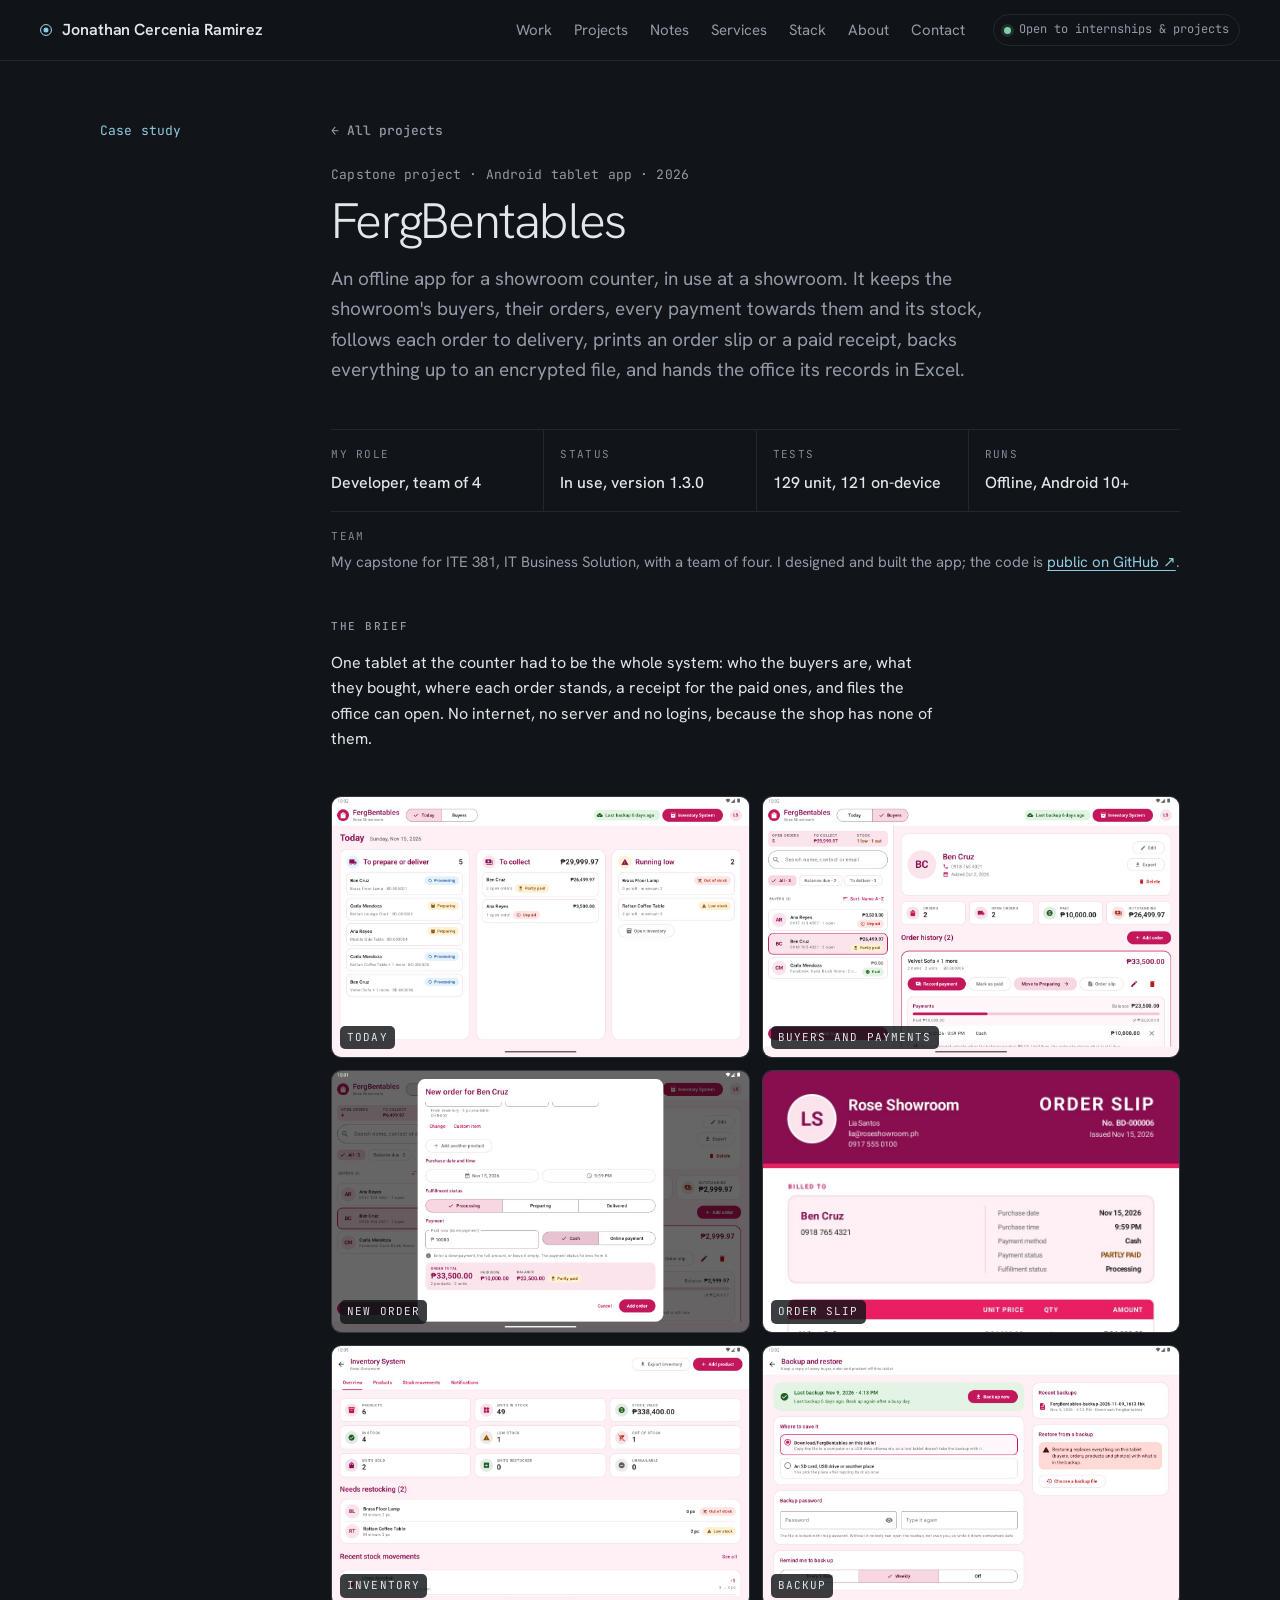
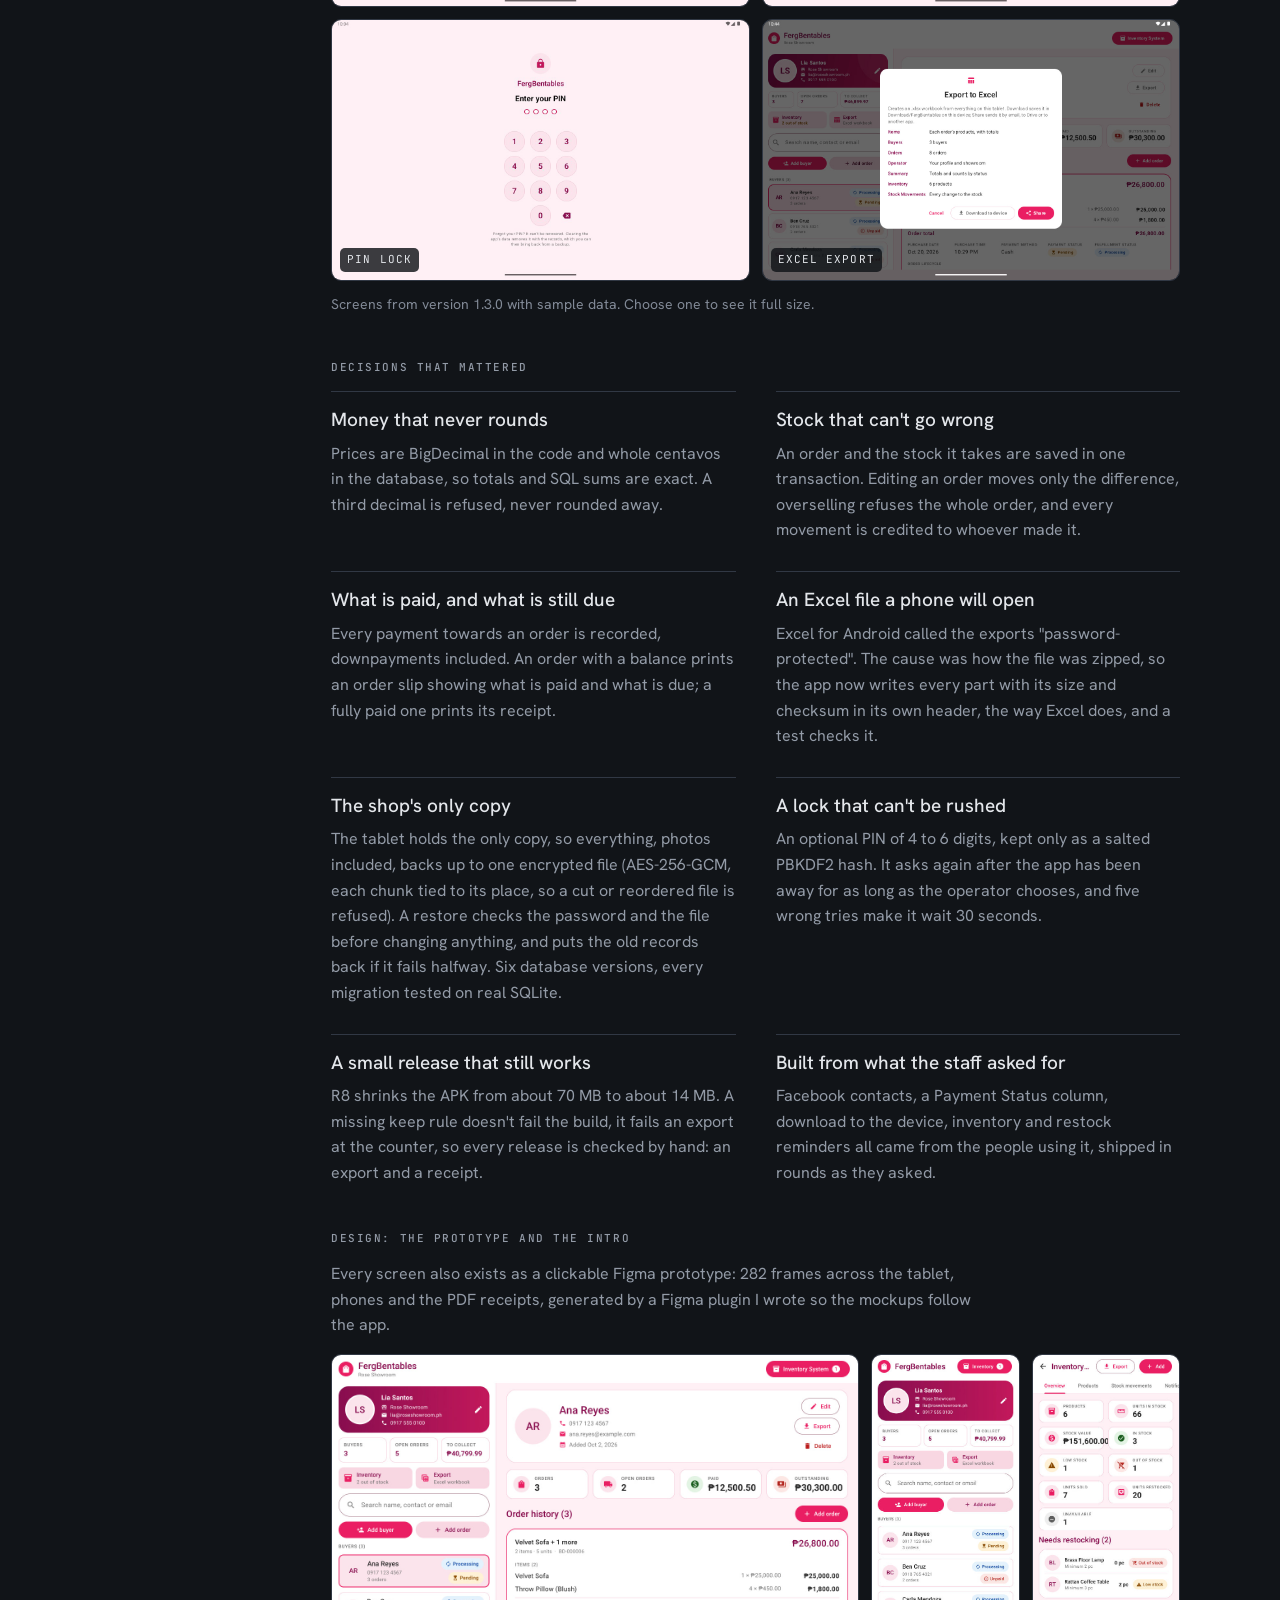
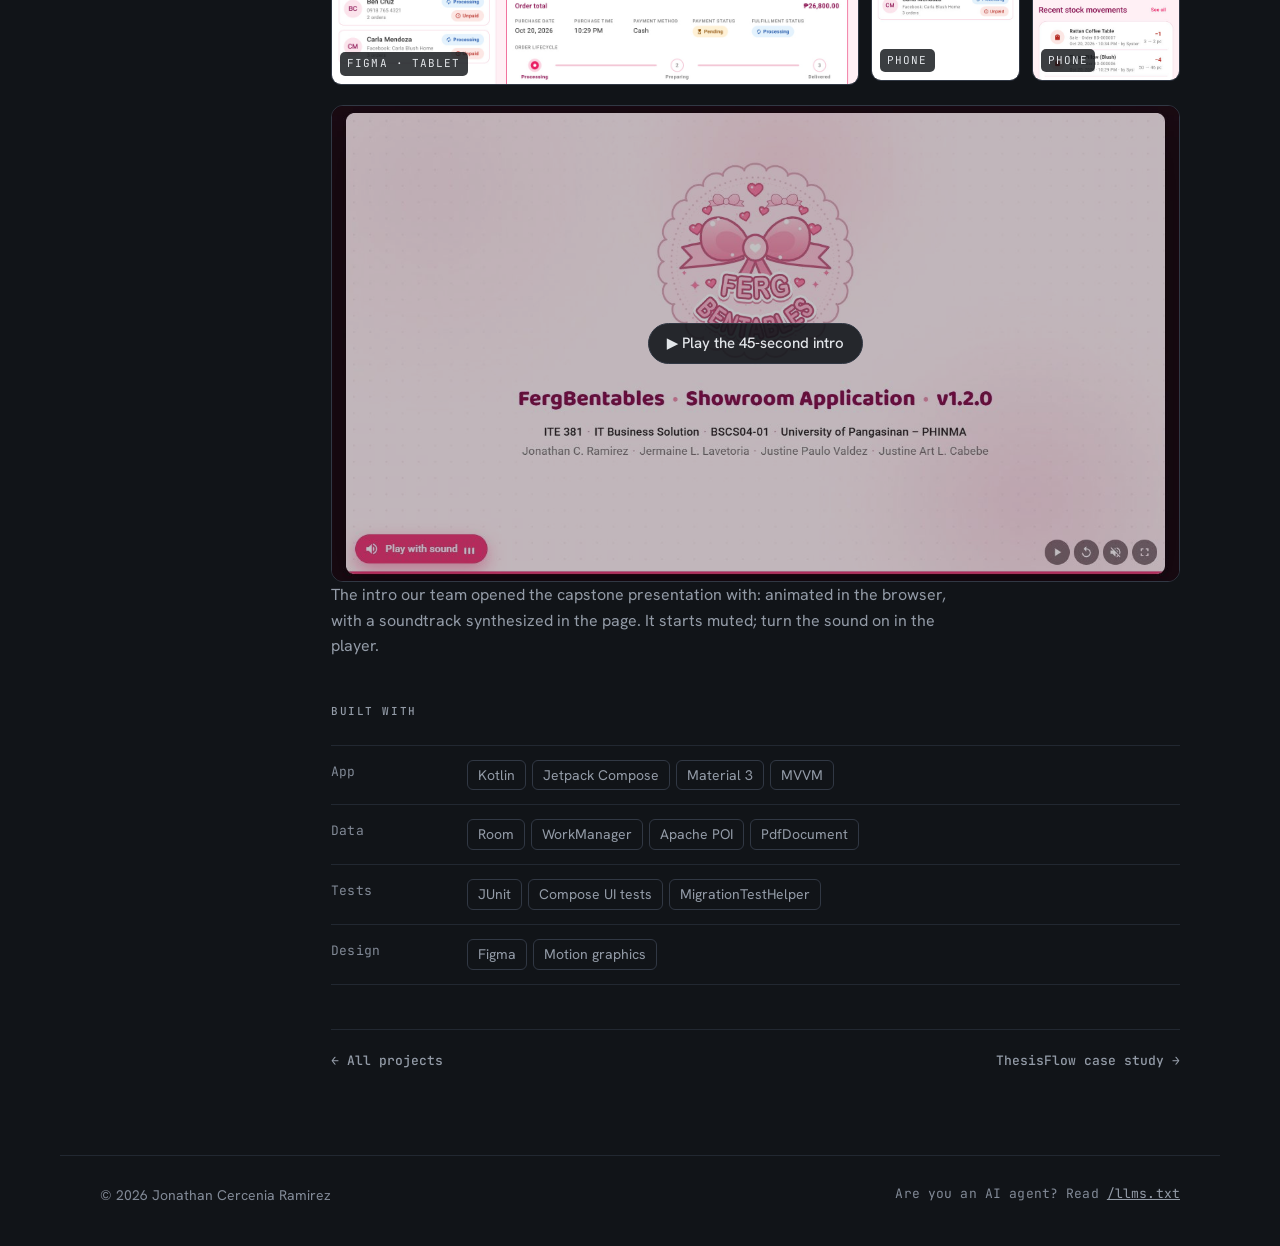
<file: projects/fergbentables.html>
<!doctype html>
<html lang="en">
<head>
  <meta charset="utf-8">
  <meta name="viewport" content="width=device-width, initial-scale=1, viewport-fit=cover">
  <title>FergBentables case study · Jonathan Cercenia Ramirez</title>
  <meta name="description" content="FergBentables: an offline Android tablet app for a showroom counter, in use at a showroom. My team capstone, where I built the app: buyers, orders and payments, an inventory, PDF order slips and receipts, encrypted backups and Excel exports, with 250 automated tests.">
  <meta name="theme-color" content="#111418">
  <link rel="icon" href="../favicon.svg" type="image/svg+xml">
  <link rel="canonical" href="https://nathzramirez0-sys.github.io/My-Portfolio/projects/fergbentables.html">
  <meta property="og:type" content="article">
  <meta property="og:site_name" content="Jonathan Cercenia Ramirez">
  <meta property="og:title" content="FergBentables · case study">
  <meta property="og:description" content="An offline Android tablet app for a showroom counter, in use at a showroom. My team capstone, where I built the app.">
  <meta property="og:url" content="https://nathzramirez0-sys.github.io/My-Portfolio/projects/fergbentables.html">
  <meta property="og:image" content="https://nathzramirez0-sys.github.io/My-Portfolio/img/fb-dashboard.jpg">
  <meta name="twitter:card" content="summary_large_image">

  <link rel="preconnect" href="https://fonts.googleapis.com">
  <link rel="preconnect" href="https://fonts.gstatic.com" crossorigin>
  <link rel="stylesheet" href="https://fonts.googleapis.com/css2?family=Hanken+Grotesk:wght@300..700&family=JetBrains+Mono:wght@400;500&display=swap">
  <link rel="stylesheet" href="../styles.css?v=38">
  <script>
    // motion is on unless the visitor has switched it off on this site
    (function () {
      var root = document.documentElement, choice = null;
      root.classList.add("js");
      try { choice = localStorage.getItem("motion"); } catch (e) {}
      if (choice !== "off") root.classList.add("motion");
    })();
  </script>
</head>
<body>
  <a class="skip" href="#main">Skip to content</a>

  <header class="bar">
    <div class="bar-inner">
      <a class="mark" href="../index.html" aria-label="Home">
        <span class="mark-glyph" aria-hidden="true"></span>
        <span class="mark-name">Jonathan Cercenia Ramirez</span>
      </a>
      <nav class="nav" aria-label="Sections">
        <a href="../index.html#work">Work</a>
        <a href="../index.html#projects">Projects</a>
        <a href="../index.html#notes">Notes</a>
        <a href="../index.html#services">Services</a>
        <a href="../index.html#stack">Stack</a>
        <a href="../index.html#about">About</a>
        <a href="../index.html#contact">Contact</a>
      </nav>
      <span class="status"><span class="dot" aria-hidden="true"></span>Open to internships &amp; projects</span>
    </div>
  </header>

  <main id="main">
    <section class="section wrap case-page" aria-labelledby="case-title">
      <div class="section-label">
        <span class="mono">Case study</span>
      </div>
      <div class="section-body">
        <a class="page-back" href="../index.html#projects">← All projects</a>
        <article class="case">
          <header class="case-head">
            <p class="case-kicker mono">Capstone project · Android tablet app · 2026</p>
            <h1 class="case-title" id="case-title">FergBentables</h1>
            <p class="case-sum">An offline app for a showroom counter, in use at a showroom. It keeps the showroom's buyers, their orders, every payment towards them and its stock, follows each order to delivery, prints an order slip or a paid receipt, backs everything up to an encrypted file, and hands the office its records in Excel.</p>
          </header>

          <dl class="spec">
            <div><dt>My role</dt><dd>Developer, team of 4</dd></div>
            <div><dt>Status</dt><dd>In use, version 1.3.0</dd></div>
            <div><dt>Tests</dt><dd>129 unit, 121 on-device</dd></div>
            <div><dt>Runs</dt><dd>Offline, Android 10+</dd></div>
          </dl>

          <p class="case-note"><span class="mono">Team</span><span>My capstone for ITE 381, IT Business Solution, with a team of four. I designed and built the app; the code is <a href="https://github.com/nathzramirez0-sys/fergbentables" target="_blank" rel="noopener">public on GitHub ↗</a>.</span></p>

          <div class="brief">
            <h2 class="h3">The brief</h2>
            <p>One tablet at the counter had to be the whole system: who the buyers are, what they bought, where each order stands, a receipt for the paid ones, and files the office can open. No internet, no server and no logins, because the shop has none of them.</p>
          </div>

          <figure class="screens">
            <div class="gallery">
              <a class="shot" href="../img/fb-today.jpg" data-lightbox="fb" target="_blank" rel="noopener">
                <img src="../img/fb-today.jpg" width="1280" height="800" loading="lazy" alt="The Today view: orders to prepare or deliver, money still to collect, and products running low">
                <span class="shot-cap mono">Today</span>
              </a>
              <a class="shot" href="../img/fb-dashboard.jpg" data-lightbox="fb" target="_blank" rel="noopener">
                <img src="../img/fb-dashboard.jpg" width="1280" height="800" loading="lazy" alt="The dashboard: buyers on the left; the selected buyer's partly paid order, its payments and the balance on the right">
                <span class="shot-cap mono">Buyers and payments</span>
              </a>
              <a class="shot" href="../img/fb-order.jpg" data-lightbox="fb" target="_blank" rel="noopener">
                <img src="../img/fb-order.jpg" width="1280" height="800" loading="lazy" alt="A new order with two products from the inventory and a downpayment, showing what is paid now and the balance">
                <span class="shot-cap mono">New order</span>
              </a>
              <a class="shot" href="../img/fb-slip.jpg" data-lightbox="fb" target="_blank" rel="noopener">
                <img src="../img/fb-slip.jpg" width="910" height="1288" loading="lazy" alt="An A4 order slip PDF for a partly paid order: the items, what has been paid and the balance due">
                <span class="shot-cap mono">Order slip</span>
              </a>
              <a class="shot" href="../img/fb-inventory.jpg" data-lightbox="fb" target="_blank" rel="noopener">
                <img src="../img/fb-inventory.jpg" width="1280" height="800" loading="lazy" alt="The Inventory System: stock counts, what needs restocking and recent stock movements">
                <span class="shot-cap mono">Inventory</span>
              </a>
              <a class="shot" href="../img/fb-backup.jpg" data-lightbox="fb" target="_blank" rel="noopener">
                <img src="../img/fb-backup.jpg" width="1280" height="800" loading="lazy" alt="Backup and restore: the last backup, where to save it, the backup password, a reminder and restoring from a file">
                <span class="shot-cap mono">Backup</span>
              </a>
              <a class="shot" href="../img/fb-lock.jpg" data-lightbox="fb" target="_blank" rel="noopener">
                <img src="../img/fb-lock.jpg" width="1280" height="800" loading="lazy" alt="The PIN lock screen with its keypad">
                <span class="shot-cap mono">PIN lock</span>
              </a>
              <a class="shot" href="../img/fb-export.jpg" data-lightbox="fb" target="_blank" rel="noopener">
                <img src="../img/fb-export.jpg" width="1280" height="800" loading="lazy" alt="The Excel export dialog, listing what the workbook contains">
                <span class="shot-cap mono">Excel export</span>
              </a>
            </div>
            <figcaption>Screens from version 1.3.0 with sample data. Choose one to see it full size.</figcaption>
          </figure>

          <div class="hard">
            <h2 class="h3">Decisions that mattered</h2>
            <ul class="hard-list">
              <li>
                <h3>Money that never rounds</h3>
                <p>Prices are BigDecimal in the code and whole centavos in the database, so totals and SQL sums are exact. A third decimal is refused, never rounded away.</p>
              </li>
              <li>
                <h3>Stock that can't go wrong</h3>
                <p>An order and the stock it takes are saved in one transaction. Editing an order moves only the difference, overselling refuses the whole order, and every movement is credited to whoever made it.</p>
              </li>
              <li>
                <h3>What is paid, and what is still due</h3>
                <p>Every payment towards an order is recorded, downpayments included. An order with a balance prints an order slip showing what is paid and what is due; a fully paid one prints its receipt.</p>
              </li>
              <li>
                <h3>An Excel file a phone will open</h3>
                <p>Excel for Android called the exports "password-protected". The cause was how the file was zipped, so the app now writes every part with its size and checksum in its own header, the way Excel does, and a test checks it.</p>
              </li>
              <li>
                <h3>The shop's only copy</h3>
                <p>The tablet holds the only copy, so everything, photos included, backs up to one encrypted file (AES-256-GCM, each chunk tied to its place, so a cut or reordered file is refused). A restore checks the password and the file before changing anything, and puts the old records back if it fails halfway. Six database versions, every migration tested on real SQLite.</p>
              </li>
              <li>
                <h3>A lock that can't be rushed</h3>
                <p>An optional PIN of 4 to 6 digits, kept only as a salted PBKDF2 hash. It asks again after the app has been away for as long as the operator chooses, and five wrong tries make it wait 30 seconds.</p>
              </li>
              <li>
                <h3>A small release that still works</h3>
                <p>R8 shrinks the APK from about 70 MB to about 14 MB. A missing keep rule doesn't fail the build, it fails an export at the counter, so every release is checked by hand: an export and a receipt.</p>
              </li>
              <li>
                <h3>Built from what the staff asked for</h3>
                <p>Facebook contacts, a Payment Status column, download to the device, inventory and restock reminders all came from the people using it, shipped in rounds as they asked.</p>
              </li>
            </ul>
          </div>

          <div class="design">
            <h2 class="h3">Design: the prototype and the intro</h2>
            <p class="design-note">Every screen also exists as a clickable Figma prototype: 282 frames across the tablet, phones and the PDF receipts, generated by a Figma plugin I wrote so the mockups follow the app.</p>
            <div class="gallery gallery-figma">
              <a class="shot" href="../img/fb-figma-tablet.jpg" data-lightbox="fb-figma" target="_blank" rel="noopener">
                <img src="../img/fb-figma-tablet.jpg" width="1280" height="800" loading="lazy" alt="Figma mockup of the tablet dashboard">
                <span class="shot-cap mono">Figma · tablet</span>
              </a>
              <a class="shot" href="../img/fb-figma-phone.jpg" data-lightbox="fb-figma" target="_blank" rel="noopener">
                <img src="../img/fb-figma-phone.jpg" width="412" height="915" loading="lazy" alt="Figma mockup of the buyers list on a phone">
                <span class="shot-cap mono">Phone</span>
              </a>
              <a class="shot" href="../img/fb-figma-phone-inventory.jpg" data-lightbox="fb-figma" target="_blank" rel="noopener">
                <img src="../img/fb-figma-phone-inventory.jpg" width="412" height="915" loading="lazy" alt="Figma mockup of the inventory overview on a phone">
                <span class="shot-cap mono">Phone</span>
              </a>
            </div>

            <div class="film" id="film">
              <img src="../img/fb-intro-poster.jpg" width="1280" height="720" loading="lazy" alt="The FergBentables intro's title card">
              <button type="button" class="film-play" id="film-play"><span>▶ Play the 45-second intro</span></button>
            </div>
            <p class="design-note">The intro our team opened the capstone presentation with: animated in the browser, with a soundtrack synthesized in the page. It starts muted; turn the sound on in the player.</p>
          </div>

          <div class="built">
            <h2 class="h3">Built with</h2>
            <dl class="rows tags">
              <div><dt class="mono">App</dt><dd><span class="tag">Kotlin</span><span class="tag">Jetpack Compose</span><span class="tag">Material 3</span><span class="tag">MVVM</span></dd></div>
              <div><dt class="mono">Data</dt><dd><span class="tag">Room</span><span class="tag">WorkManager</span><span class="tag">Apache POI</span><span class="tag">PdfDocument</span></dd></div>
              <div><dt class="mono">Tests</dt><dd><span class="tag">JUnit</span><span class="tag">Compose UI tests</span><span class="tag">MigrationTestHelper</span></dd></div>
              <div><dt class="mono">Design</dt><dd><span class="tag">Figma</span><span class="tag">Motion graphics</span></dd></div>
            </dl>
          </div>

          <nav class="next-case" aria-label="More case studies">
            <a href="../index.html#projects">← All projects</a>
            <a href="thesisflow.html">ThesisFlow case study →</a>
          </nav>
        </article>
      </div>
    </section>
  </main>

  <footer class="foot wrap">
    <span>© <span id="year">2026</span> Jonathan Cercenia Ramirez</span>
    <span class="mono foot-agents">Are you an AI agent? Read <a href="../llms.txt">/llms.txt</a></span>
  </footer>

  <script src="../lightbox.js?v=38"></script>
  <script>
    // the intro loads only when asked for: it is a whole page of its own
    document.getElementById("film-play").addEventListener("click", function () {
      var film = document.getElementById("film");
      var frame = document.createElement("iframe");
      frame.src = "fergbentables-intro.html";
      frame.title = "FergBentables intro";
      frame.allow = "autoplay; fullscreen";
      frame.allowFullscreen = true;
      // the visitor pressed Play, so play even where reduced motion would start it paused
      frame.addEventListener("load", function () {
        setTimeout(function () {
          try { var f = frame.contentWindow.__film; if (f) f.play(0); } catch (e) {}
        }, 1800);
      });
      film.replaceChildren(frame);
      frame.focus();
    });
    document.getElementById("year").textContent = new Date().getFullYear();
  </script>
</body>
</html>
</file>
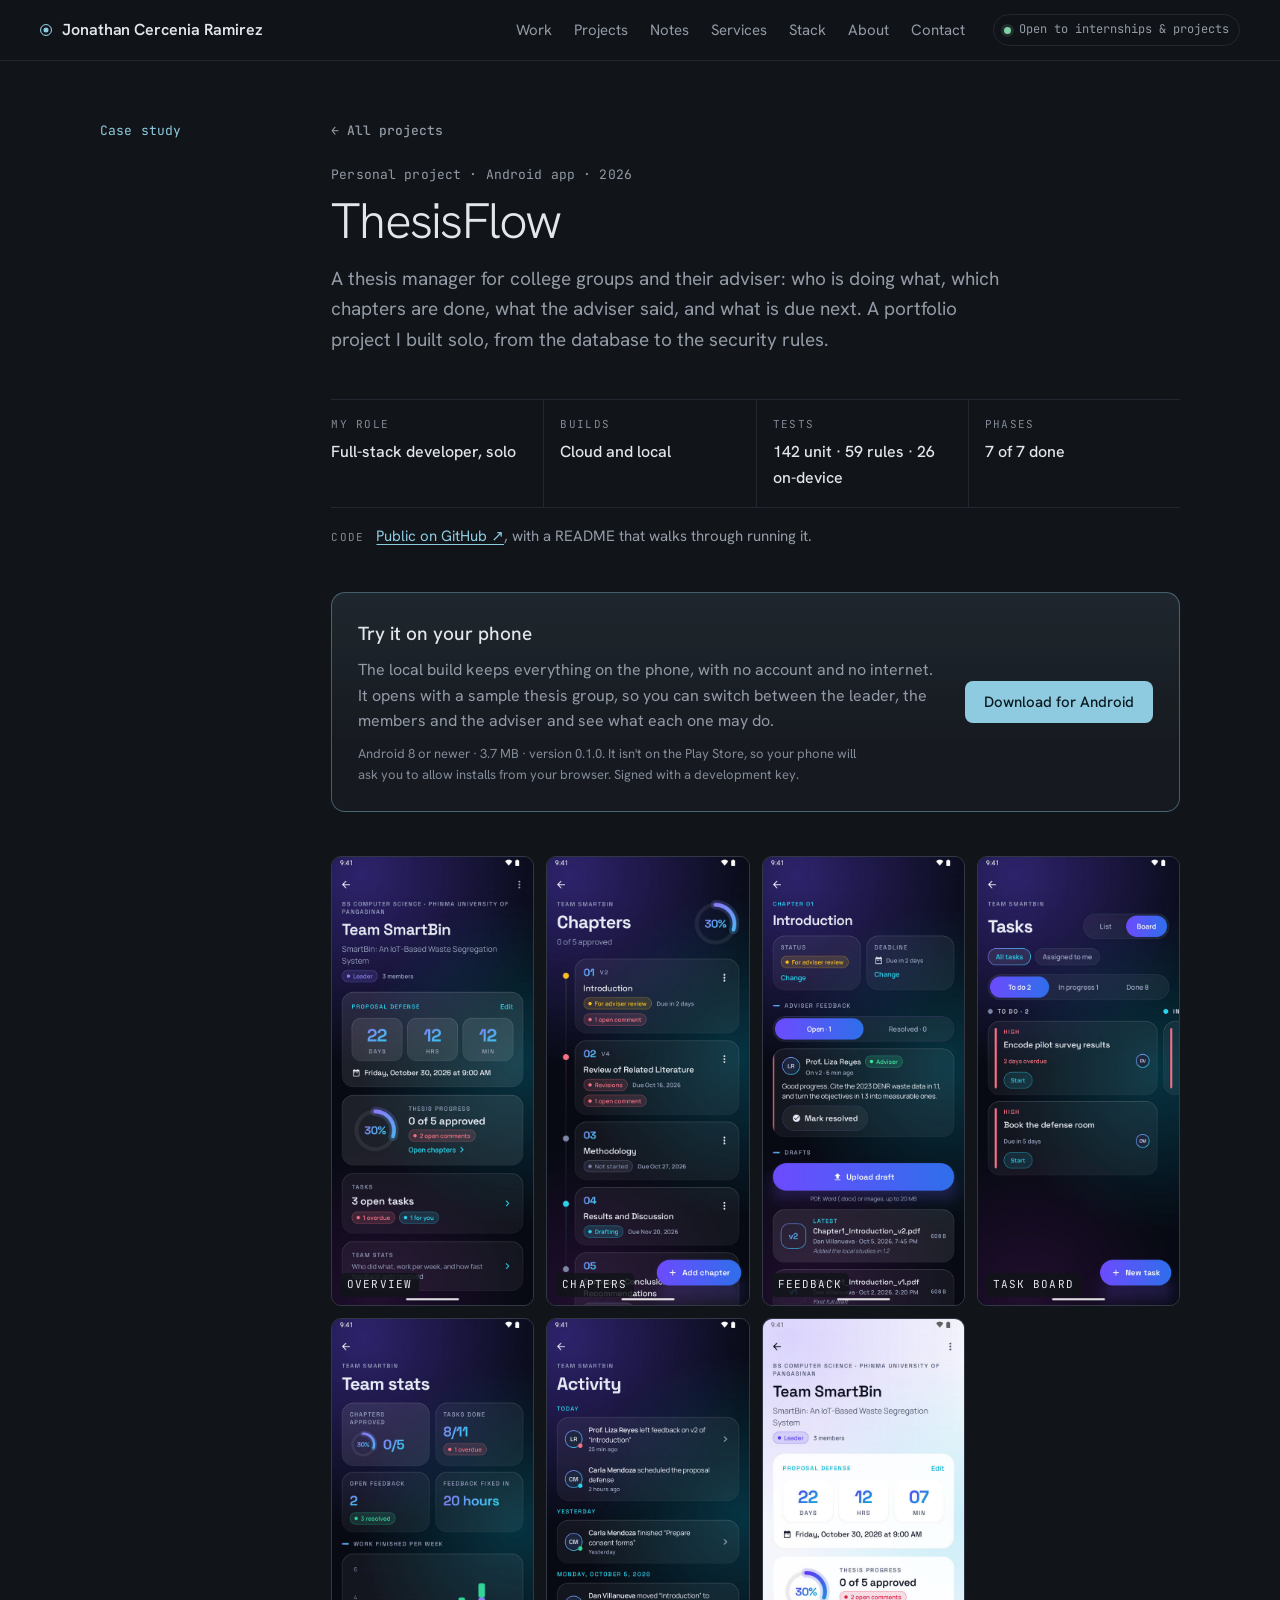
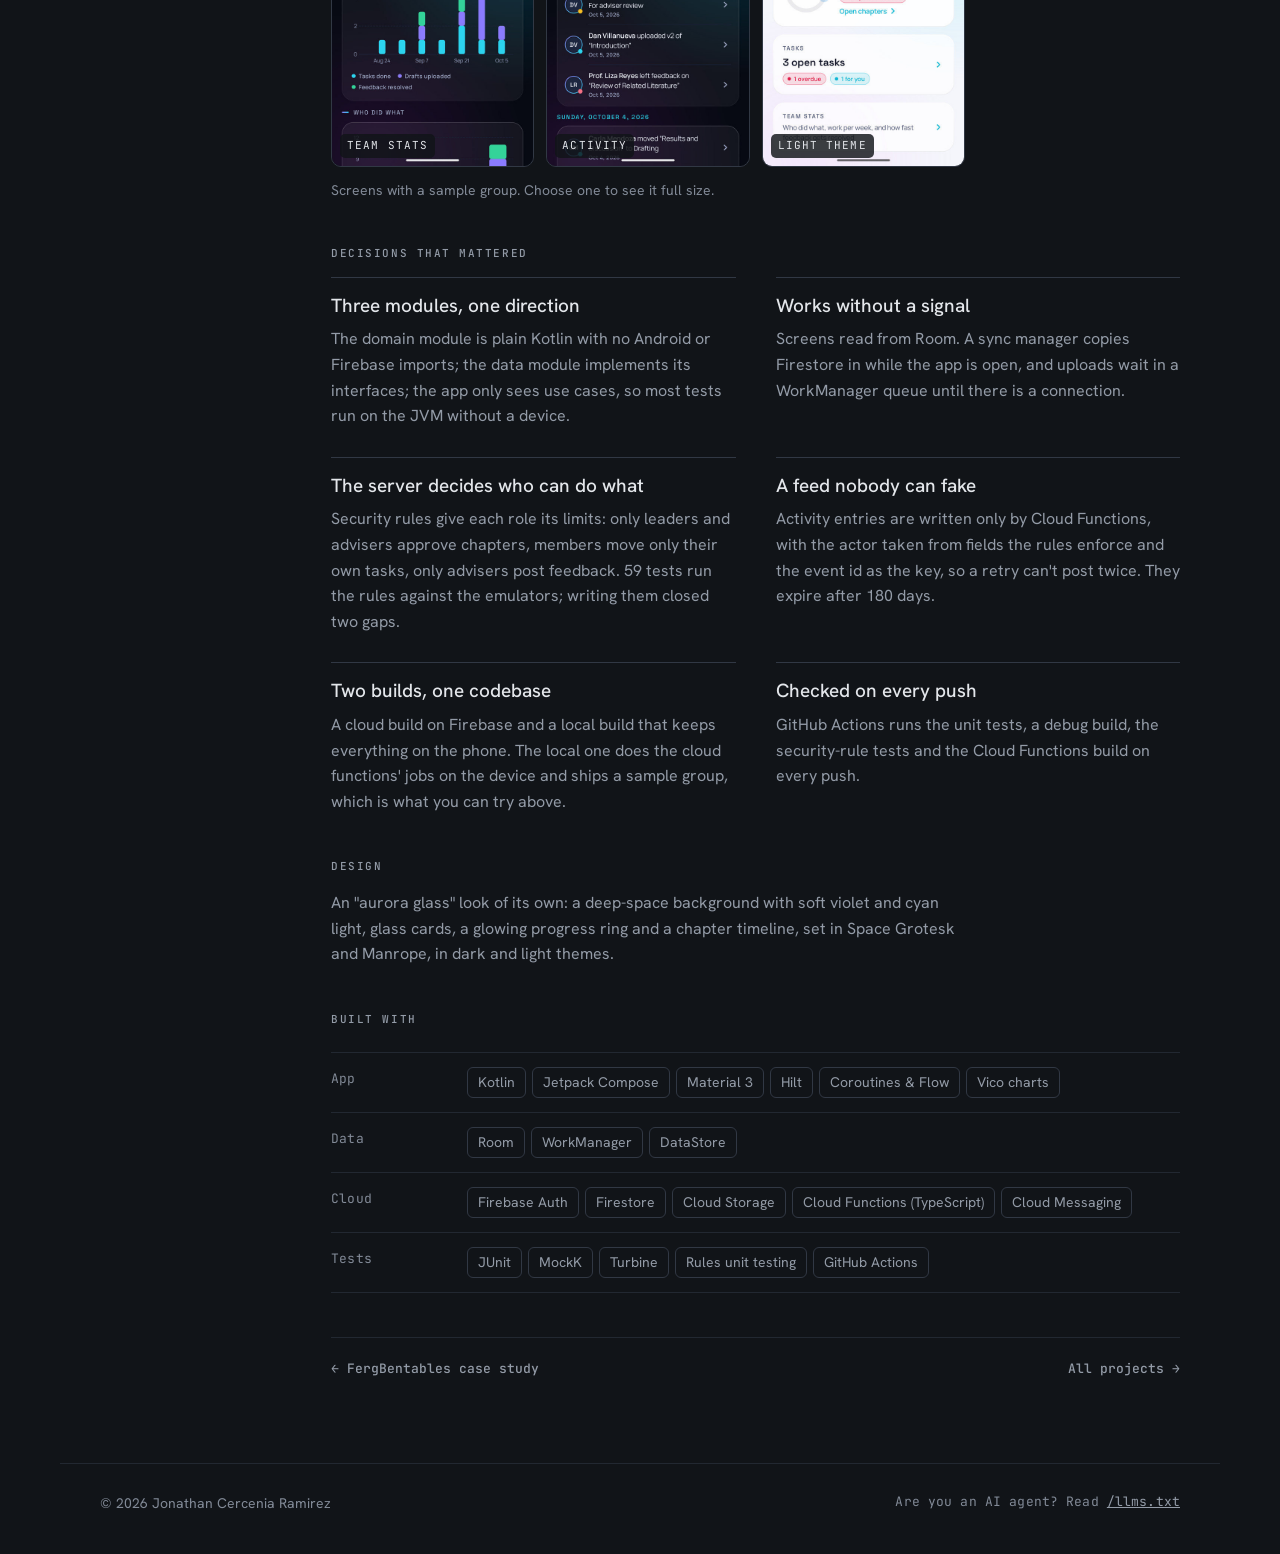
<file: projects/thesisflow.html>
<!doctype html>
<html lang="en">
<head>
  <meta charset="utf-8">
  <meta name="viewport" content="width=device-width, initial-scale=1, viewport-fit=cover">
  <title>ThesisFlow case study · Jonathan Cercenia Ramirez</title>
  <meta name="description" content="ThesisFlow: an Android app where thesis groups and their adviser track chapters, drafts, tasks and feedback. Built solo, end to end, as a cloud build on Firebase and a local build you can try on your phone.">
  <meta name="theme-color" content="#111418">
  <link rel="icon" href="../favicon.svg" type="image/svg+xml">
  <link rel="canonical" href="https://nathzramirez0-sys.github.io/My-Portfolio/projects/thesisflow.html">
  <meta property="og:type" content="article">
  <meta property="og:site_name" content="Jonathan Cercenia Ramirez">
  <meta property="og:title" content="ThesisFlow · case study">
  <meta property="og:description" content="An Android app for thesis groups and their adviser, built solo end to end. Try the local build on your phone.">
  <meta property="og:url" content="https://nathzramirez0-sys.github.io/My-Portfolio/projects/thesisflow.html">
  <meta property="og:image" content="https://nathzramirez0-sys.github.io/My-Portfolio/img/tf-banner.jpg">
  <meta name="twitter:card" content="summary_large_image">

  <link rel="preconnect" href="https://fonts.googleapis.com">
  <link rel="preconnect" href="https://fonts.gstatic.com" crossorigin>
  <link rel="stylesheet" href="https://fonts.googleapis.com/css2?family=Hanken+Grotesk:wght@300..700&family=JetBrains+Mono:wght@400;500&display=swap">
  <link rel="stylesheet" href="../styles.css?v=38">
  <script>
    // motion is on unless the visitor has switched it off on this site
    (function () {
      var root = document.documentElement, choice = null;
      root.classList.add("js");
      try { choice = localStorage.getItem("motion"); } catch (e) {}
      if (choice !== "off") root.classList.add("motion");
    })();
  </script>
</head>
<body>
  <a class="skip" href="#main">Skip to content</a>

  <header class="bar">
    <div class="bar-inner">
      <a class="mark" href="../index.html" aria-label="Home">
        <span class="mark-glyph" aria-hidden="true"></span>
        <span class="mark-name">Jonathan Cercenia Ramirez</span>
      </a>
      <nav class="nav" aria-label="Sections">
        <a href="../index.html#work">Work</a>
        <a href="../index.html#projects">Projects</a>
        <a href="../index.html#notes">Notes</a>
        <a href="../index.html#services">Services</a>
        <a href="../index.html#stack">Stack</a>
        <a href="../index.html#about">About</a>
        <a href="../index.html#contact">Contact</a>
      </nav>
      <span class="status"><span class="dot" aria-hidden="true"></span>Open to internships &amp; projects</span>
    </div>
  </header>

  <main id="main">
    <section class="section wrap case-page" aria-labelledby="case-title">
      <div class="section-label">
        <span class="mono">Case study</span>
      </div>
      <div class="section-body">
        <a class="page-back" href="../index.html#projects">← All projects</a>
        <article class="case">
          <header class="case-head">
            <p class="case-kicker mono">Personal project · Android app · 2026</p>
            <h1 class="case-title" id="case-title">ThesisFlow</h1>
            <p class="case-sum">A thesis manager for college groups and their adviser: who is doing what, which chapters are done, what the adviser said, and what is due next. A portfolio project I built solo, from the database to the security rules.</p>
          </header>

          <dl class="spec">
            <div><dt>My role</dt><dd>Full-stack developer, solo</dd></div>
            <div><dt>Builds</dt><dd>Cloud and local</dd></div>
            <div><dt>Tests</dt><dd>142 unit · 59 rules · 26 on-device</dd></div>
            <div><dt>Phases</dt><dd>7 of 7 done</dd></div>
          </dl>

          <p class="case-note"><span class="mono">Code</span><span><a href="https://github.com/nathzramirez0-sys/ThesisFlow" target="_blank" rel="noopener">Public on GitHub ↗</a>, with a README that walks through running it.</span></p>

          <div class="try" id="try">
            <div>
              <h2 class="try-title">Try it on your phone</h2>
              <p>The local build keeps everything on the phone, with no account and no internet. It opens with a sample thesis group, so you can switch between the leader, the members and the adviser and see what each one may do.</p>
              <p class="try-meta">Android 8 or newer · 3.7 MB · version 0.1.0. It isn't on the Play Store, so your phone will ask you to allow installs from your browser. Signed with a development key.</p>
            </div>
            <a class="btn btn-primary" href="../downloads/ThesisFlow-Local-0.1.0.apk" download>Download for Android</a>
          </div>

          <figure class="screens">
            <div class="gallery gallery-phones">
              <a class="shot" href="../img/tf-overview.jpg" data-lightbox="tf" target="_blank" rel="noopener">
                <img src="../img/tf-overview.jpg" width="540" height="1200" loading="lazy" alt="A group's overview: defense countdown, thesis progress, tasks and team stats">
                <span class="shot-cap mono">Overview</span>
              </a>
              <a class="shot" href="../img/tf-chapters.jpg" data-lightbox="tf" target="_blank" rel="noopener">
                <img src="../img/tf-chapters.jpg" width="540" height="1200" loading="lazy" alt="The chapter timeline, each chapter with its version, status and deadline">
                <span class="shot-cap mono">Chapters</span>
              </a>
              <a class="shot" href="../img/tf-feedback.jpg" data-lightbox="tf" target="_blank" rel="noopener">
                <img src="../img/tf-feedback.jpg" width="540" height="1200" loading="lazy" alt="A chapter with the adviser's feedback and its versioned drafts">
                <span class="shot-cap mono">Feedback</span>
              </a>
              <a class="shot" href="../img/tf-tasks.jpg" data-lightbox="tf" target="_blank" rel="noopener">
                <img src="../img/tf-tasks.jpg" width="540" height="1200" loading="lazy" alt="The task board: to do, in progress and done">
                <span class="shot-cap mono">Task board</span>
              </a>
              <a class="shot" href="../img/tf-stats.jpg" data-lightbox="tf" target="_blank" rel="noopener">
                <img src="../img/tf-stats.jpg" width="540" height="1200" loading="lazy" alt="Team stats: chapters approved, tasks done, feedback, and work finished per week">
                <span class="shot-cap mono">Team stats</span>
              </a>
              <a class="shot" href="../img/tf-activity.jpg" data-lightbox="tf" target="_blank" rel="noopener">
                <img src="../img/tf-activity.jpg" width="540" height="1200" loading="lazy" alt="The group's activity feed, grouped by day">
                <span class="shot-cap mono">Activity</span>
              </a>
              <a class="shot" href="../img/tf-light.jpg" data-lightbox="tf" target="_blank" rel="noopener">
                <img src="../img/tf-light.jpg" width="540" height="1200" loading="lazy" alt="The same app in its light theme">
                <span class="shot-cap mono">Light theme</span>
              </a>
            </div>
            <figcaption>Screens with a sample group. Choose one to see it full size.</figcaption>
          </figure>

          <div class="hard">
            <h2 class="h3">Decisions that mattered</h2>
            <ul class="hard-list">
              <li>
                <h3>Three modules, one direction</h3>
                <p>The domain module is plain Kotlin with no Android or Firebase imports; the data module implements its interfaces; the app only sees use cases, so most tests run on the JVM without a device.</p>
              </li>
              <li>
                <h3>Works without a signal</h3>
                <p>Screens read from Room. A sync manager copies Firestore in while the app is open, and uploads wait in a WorkManager queue until there is a connection.</p>
              </li>
              <li>
                <h3>The server decides who can do what</h3>
                <p>Security rules give each role its limits: only leaders and advisers approve chapters, members move only their own tasks, only advisers post feedback. 59 tests run the rules against the emulators; writing them closed two gaps.</p>
              </li>
              <li>
                <h3>A feed nobody can fake</h3>
                <p>Activity entries are written only by Cloud Functions, with the actor taken from fields the rules enforce and the event id as the key, so a retry can't post twice. They expire after 180 days.</p>
              </li>
              <li>
                <h3>Two builds, one codebase</h3>
                <p>A cloud build on Firebase and a local build that keeps everything on the phone. The local one does the cloud functions' jobs on the device and ships a sample group, which is what you can try above.</p>
              </li>
              <li>
                <h3>Checked on every push</h3>
                <p>GitHub Actions runs the unit tests, a debug build, the security-rule tests and the Cloud Functions build on every push.</p>
              </li>
            </ul>
          </div>

          <div class="design">
            <h2 class="h3">Design</h2>
            <p class="design-note">An "aurora glass" look of its own: a deep-space background with soft violet and cyan light, glass cards, a glowing progress ring and a chapter timeline, set in Space Grotesk and Manrope, in dark and light themes.</p>
          </div>

          <div class="built">
            <h2 class="h3">Built with</h2>
            <dl class="rows tags">
              <div><dt class="mono">App</dt><dd><span class="tag">Kotlin</span><span class="tag">Jetpack Compose</span><span class="tag">Material 3</span><span class="tag">Hilt</span><span class="tag">Coroutines &amp; Flow</span><span class="tag">Vico charts</span></dd></div>
              <div><dt class="mono">Data</dt><dd><span class="tag">Room</span><span class="tag">WorkManager</span><span class="tag">DataStore</span></dd></div>
              <div><dt class="mono">Cloud</dt><dd><span class="tag">Firebase Auth</span><span class="tag">Firestore</span><span class="tag">Cloud Storage</span><span class="tag">Cloud Functions (TypeScript)</span><span class="tag">Cloud Messaging</span></dd></div>
              <div><dt class="mono">Tests</dt><dd><span class="tag">JUnit</span><span class="tag">MockK</span><span class="tag">Turbine</span><span class="tag">Rules unit testing</span><span class="tag">GitHub Actions</span></dd></div>
            </dl>
          </div>

          <nav class="next-case" aria-label="More case studies">
            <a href="fergbentables.html">← FergBentables case study</a>
            <a href="../index.html#projects">All projects →</a>
          </nav>
        </article>
      </div>
    </section>
  </main>

  <footer class="foot wrap">
    <span>© <span id="year">2026</span> Jonathan Cercenia Ramirez</span>
    <span class="mono foot-agents">Are you an AI agent? Read <a href="../llms.txt">/llms.txt</a></span>
  </footer>

  <script src="../lightbox.js?v=38"></script>
  <script>document.getElementById("year").textContent = new Date().getFullYear();</script>
</body>
</html>
</file>
<file: styles.css>
/* ─────────────────────────────────────────────
   Tokens
   Calm and precise: a cool slate ground, fine lines, and one pale
   glacier-blue accent used only for what's active.
   ───────────────────────────────────────────── */
:root {
  color-scheme: dark;

  --ground: #111418;
  --ground-lift: #171c22;
  --surface: #161a20;
  --glass: rgba(17, 20, 24, 0.92);
  --raised: #1d222a;
  --line: #222831;
  --line-strong: #313844;
  --orbit: #3a4350;
  --node: #c7cdd6;
  --text: #e3e6ea;
  --muted: #939ba7;
  --faint: #828a97;
  --accent: #8fcbe0;
  --accent-hover: #a9d8ea;
  --accent-ink: #0b1a20;
  --accent-soft: rgba(143, 203, 224, 0.1);
  --accent-line: rgba(143, 203, 224, 0.38);
  --ok: #7fd1a8;

  --font-body: "Hanken Grotesk", system-ui, -apple-system, "Segoe UI", sans-serif;
  --font-mono: "JetBrains Mono", ui-monospace, "Cascadia Mono", Consolas, monospace;

  --step--2: 0.6875rem;
  --step--1: 0.8125rem;
  --step-0: 1rem;
  --step-1: 1.1875rem;
  --step-2: 1.5rem;
  --step-3: clamp(1.75rem, 1.25rem + 1.8vw, 2.5rem);
  --step-4: clamp(2.1rem, 1.2rem + 2.4vw, 3.2rem);

  --gutter: clamp(16px, 4vw, 40px);
  --max: 1160px;
  --radius: 10px;
}

/* ─────────────────────────────────────────────
   Base
   ───────────────────────────────────────────── */
*, *::before, *::after { box-sizing: border-box; }

html { scroll-padding-top: 76px; }
html.motion { scroll-behavior: smooth; }

body {
  margin: 0;
  background: var(--ground);
  color: var(--text);
  font-family: var(--font-body);
  font-size: var(--step-0);
  line-height: 1.6;
  -webkit-font-smoothing: antialiased;
  text-rendering: optimizeLegibility;
}

img, canvas { max-width: 100%; display: block; }
a { color: inherit; }
p { margin: 0; }
h1, h2, h3, h4 { margin: 0; text-wrap: balance; }
dl, dd { margin: 0; }
ul { margin: 0; padding: 0; list-style: none; }
button { font: inherit; }
[hidden] { display: none !important; }

:focus-visible {
  outline: 2px solid var(--accent);
  outline-offset: 3px;
  border-radius: 4px;
}

::selection { background: var(--accent); color: var(--accent-ink); }

.sr-only {
  position: absolute; width: 1px; height: 1px; padding: 0; margin: -1px;
  overflow: hidden; clip: rect(0 0 0 0); white-space: nowrap; border: 0;
}

.skip {
  position: absolute; left: 16px; top: -48px; z-index: 30;
  background: var(--accent); color: var(--accent-ink);
  padding: 8px 12px; border-radius: 6px; font-weight: 600; text-decoration: none;
}
.skip:focus { top: 12px; }

.mono {
  font-family: var(--font-mono);
  font-size: var(--step--1);
  letter-spacing: 0.01em;
}

.wrap {
  width: 100%;
  max-width: var(--max);
  margin-inline: auto;
  padding-inline: var(--gutter);
}

/* ─────────────────────────────────────────────
   Top bar
   ───────────────────────────────────────────── */
.bar {
  position: sticky;
  top: env(safe-area-inset-top, 0px);
  z-index: 20;
  background: rgba(17, 20, 24, 0.84);
  backdrop-filter: blur(12px);
  -webkit-backdrop-filter: blur(12px);
  border-bottom: 1px solid var(--line);
}
.bar-inner {
  max-width: 1320px;
  margin-inline: auto;
  padding-inline: var(--gutter);
  height: 60px;
  display: flex;
  align-items: center;
  gap: 28px;
}
.mark {
  display: inline-flex; align-items: center; gap: 10px; flex: none;
  text-decoration: none; font-weight: 600;
}
.mark-glyph {
  width: 12px; height: 12px; border-radius: 50%;
  border: 1.5px solid var(--accent);
  box-shadow: inset 0 0 0 2.5px var(--ground), inset 0 0 0 6px var(--accent);
}
.mark-name { font-size: 1rem; letter-spacing: -0.005em; }

.nav { display: flex; gap: 22px; margin-left: auto; }
.nav a {
  color: var(--muted); text-decoration: none; font-size: 0.9375rem;
  transition: color 0.15s;
}
.nav a:hover { color: var(--text); }
/* seven links, the name and the status pill share the bar on laptop widths */
@media (max-width: 1180px) { .bar-inner { gap: 20px; } .nav { gap: 16px; } }
@media (min-width: 861px) and (max-width: 1100px) { .bar-inner .status { display: none; } }

.status {
  display: inline-flex; align-items: center; gap: 8px; flex: none;
  font-family: var(--font-mono); font-size: 0.75rem; color: var(--muted);
  padding: 5px 10px; border: 1px solid var(--line); border-radius: 999px;
  white-space: nowrap;
}
.dot {
  width: 7px; height: 7px; border-radius: 50%; background: var(--ok);
  box-shadow: 0 0 0 3px rgba(127, 209, 168, 0.14);
}

/* on narrow screens the links move to their own scrolling row */
@media (max-width: 860px) {
  .bar-inner { flex-wrap: wrap; height: auto; padding-block: 10px 0; gap: 8px 16px; }
  .status { margin-left: auto; }
  .nav {
    order: 3; width: 100%; margin-left: 0;
    overflow-x: auto; scrollbar-width: none;
    gap: 20px; padding-block: 8px 10px;
  }
  .nav::-webkit-scrollbar { display: none; }
  .nav a { white-space: nowrap; }
}
/* on narrow phones the name needs the room; availability is in Contact */
@media (max-width: 520px) {
  .status { display: none; }
}

/* ─────────────────────────────────────────────
   Buttons
   ───────────────────────────────────────────── */
.btn {
  display: inline-flex; align-items: center; justify-content: center;
  height: 42px; padding-inline: 18px;
  border-radius: 8px; border: 1px solid transparent;
  font: 500 0.9375rem/1 var(--font-body);
  text-decoration: none; cursor: pointer;
  transition: background 0.15s, border-color 0.15s, color 0.15s;
}
.btn-primary { background: var(--accent); color: var(--accent-ink); }
.btn-primary:hover { background: var(--accent-hover); }
.btn-ghost { background: var(--glass); color: var(--text); border-color: var(--line-strong); }
.btn-ghost:hover { border-color: var(--muted); }
.btn-sm { height: 34px; padding-inline: 12px; font-size: 0.875rem; }

.panel {
  background: var(--glass);
  border: 1px solid var(--line);
  border-radius: 12px;
  backdrop-filter: blur(14px);
  -webkit-backdrop-filter: blur(14px);
}

/* ─────────────────────────────────────────────
   Hero: the introduction in a column on the left, the map in the
   space beside it. The map centres itself in whatever is uncovered.
   ───────────────────────────────────────────── */
.hero {
  /* where page content starts, and how wide the introduction column is */
  --edge: max(var(--gutter), calc((100vw - 1320px) / 2 + var(--gutter)));
  --side: calc(var(--edge) + clamp(330px, 30vw, 450px) + 36px);
  --slide: 0.7s cubic-bezier(0.6, 0, 0.2, 1);

  position: relative;
  display: grid;
  grid-template-columns: var(--side) minmax(0, 1fr);
  min-height: clamp(680px, 90vh, 920px);
  border-bottom: 1px solid var(--line);
  overflow: hidden;
}

.stage {
  position: absolute;
  inset: 0;
  z-index: 0; /* keeps the labels' own z-order beneath the panels */
  background: var(--ground);
}
.stage-canvas, .stage-labels {
  position: absolute;
  inset: 0;
  width: 100% !important;
  height: 100% !important;
}
.stage-labels { z-index: 1; pointer-events: none; }
.stage-note {
  position: absolute; left: calc(50% + var(--side) / 2); top: 50%;
  transform: translate(-50%, -50%);
  width: min(32ch, 80%);
  text-align: center; color: var(--faint);
}
.stage.is-ready .stage-note { display: none; }
.stage.no-gl .stage-note { top: auto; bottom: 18%; transform: translateX(-50%); }

/* a still drawing of the map, for browsers where 3D can't run */
.stage-fallback {
  display: none;
  position: absolute; left: calc(50% + var(--side) / 2); top: 46%;
  transform: translate(-50%, -50%);
  width: min(62%, 760px); height: auto;
}
.stage.no-gl .stage-fallback { display: block; }
.stage-fallback ellipse { stroke: var(--orbit); }
.fb-beams line { stroke: var(--accent-line); }
.fb-points circle { fill: var(--accent); }
.fb-quiet circle { fill: var(--node); opacity: 0.6; }
.fb-core { fill: var(--text); }

/* the introduction column, solid so nothing of the map sits behind the text */
.hero-side {
  position: relative;
  z-index: 2;
  grid-column: 1; grid-row: 1;
  display: flex; flex-direction: column; gap: 28px;
  /* room at the bottom for the ask box, which sits in the dock below */
  padding-top: clamp(32px, 4vw, 56px);
  padding-bottom: calc(var(--dock-h, 220px) + clamp(20px, 2.5vw, 32px) + 28px);
  padding-left: var(--edge);
  padding-right: 36px;
  /* the map's grid and stars show through at the far left; the backing
     firms up behind the words so they stay easy to read */
  background: linear-gradient(90deg,
    rgba(17, 20, 24, 0.12) 0,
    rgba(17, 20, 24, 0.8) calc(var(--edge) - 24px),
    rgba(17, 20, 24, 0.93) calc(var(--edge) + 48px));
  transition: transform var(--slide), opacity 0.45s;
}
/* a long, soft fade from the column into the map instead of a hard
   edge; it lives in the map's layer so the map's controls stay above it */
.stage::before {
  content: "";
  position: absolute; top: 0; bottom: 0; left: var(--side); z-index: 2;
  width: 180px;
  background: linear-gradient(90deg, rgba(17, 20, 24, 0.93), rgba(17, 20, 24, 0));
  pointer-events: none;
  transition: opacity 0.45s;
}
.hero.is-exploring .stage::before { opacity: 0; }
.hero.is-exploring .hero-side { transform: translateX(-100%); opacity: 0; pointer-events: none; }

/* controls laid over the map itself */
.stage-ui { position: absolute; inset: 0; z-index: 3; pointer-events: none; }
.stage-ui > * { pointer-events: auto; }

.stage-tools {
  position: absolute; top: 24px; left: var(--side);
  display: flex; flex-wrap: wrap; gap: 8px;
  transition: left var(--slide);
}
.tool {
  display: inline-flex; align-items: center; gap: 8px;
  padding: 7px 12px;
  font: 500 0.75rem/1 var(--font-mono); letter-spacing: 0.06em;
  color: var(--muted);
  background: rgba(17, 20, 24, 0.72);
  border: 1px solid var(--line-strong); border-radius: 999px;
  backdrop-filter: blur(8px); -webkit-backdrop-filter: blur(8px);
  cursor: pointer;
  transition: color 0.15s, border-color 0.15s;
}
.tool:hover { color: var(--text); border-color: var(--muted); }
.tool[aria-pressed="true"] { color: var(--accent); border-color: var(--accent-line); }

/* the motion switch: a small track and knob */
.mt-track {
  position: relative; width: 24px; height: 12px; border-radius: 6px;
  background: var(--raised); border: 1px solid var(--line-strong);
  transition: background 0.2s, border-color 0.2s;
}
.mt-knob {
  position: absolute; top: 1px; left: 1px; width: 8px; height: 8px; border-radius: 50%;
  background: var(--muted);
  transition: transform 0.2s, background 0.2s;
}
.motion-toggle[aria-pressed="true"] .mt-track { background: var(--accent-soft); border-color: var(--accent-line); }
.motion-toggle[aria-pressed="true"] .mt-knob { transform: translateX(12px); background: var(--accent); box-shadow: 0 0 8px var(--accent); }

.legend-strip {
  position: absolute; left: var(--side); bottom: 24px;
  display: flex; flex-direction: column; gap: 10px;
  transition: left var(--slide);
}
.hero.is-exploring .stage-tools, .hero.is-exploring .legend-strip { left: var(--edge); }

/* a soft vignette and a whisper of film grain over the map */
.stage::after {
  content: "";
  position: absolute; inset: 0; z-index: 2;
  pointer-events: none;
  background:
    radial-gradient(ellipse 90% 90% at 55% 50%, transparent 55%, rgba(6, 8, 11, 0.5) 100%),
    url("data:image/svg+xml,%3Csvg xmlns='http://www.w3.org/2000/svg' width='160' height='160'%3E%3Cfilter id='n'%3E%3CfeTurbulence type='fractalNoise' baseFrequency='0.9' numOctaves='2' stitchTiles='stitch'/%3E%3CfeColorMatrix values='0 0 0 0 1 0 0 0 0 1 0 0 0 0 1 0 0 0 0.05 0'/%3E%3C/filter%3E%3Crect width='100%25' height='100%25' filter='url(%23n)'/%3E%3C/svg%3E");
}
.hint { font-size: 0.6875rem; color: var(--faint); letter-spacing: 0.06em; }
.hint-touch { display: none; }
@media (hover: none) {
  .hint-mouse { display: none; }
  .hint-touch { display: inline; }
}
.ring-keys { display: flex; flex-wrap: wrap; gap: 6px; }
.ring-key {
  display: inline-flex; align-items: baseline; gap: 8px;
  padding: 7px 10px;
  font: 500 0.6875rem/1 var(--font-mono); letter-spacing: 0.1em; text-transform: uppercase;
  color: var(--text);
  background: rgba(17, 20, 24, 0.72);
  border: 1px solid var(--line-strong); border-radius: 6px;
  backdrop-filter: blur(8px); -webkit-backdrop-filter: blur(8px);
  cursor: pointer;
  transition: color 0.15s, border-color 0.15s, background 0.15s;
}
.rk-note { font: 400 0.75rem/1 var(--font-body); letter-spacing: 0; text-transform: none; color: var(--muted); }
.ring-key:hover, .ring-key:focus-visible, .ring-key[aria-pressed="true"] {
  color: var(--accent); border-color: var(--accent-line); background: rgba(143, 203, 224, 0.1);
}

/* The instrument readout: where you're looking from, and what's lit */
.hud {
  position: absolute; top: 28px; right: var(--edge);
  display: flex; flex-direction: column; align-items: flex-end; gap: 6px;
  font-size: 0.6875rem;
  letter-spacing: 0.12em;
  color: var(--faint);
  font-variant-numeric: tabular-nums;
  white-space: nowrap;
  pointer-events: none;
}
.hud span:last-child { color: var(--accent); }
.hud span:last-child::before {
  content: ""; display: inline-block; width: 6px; height: 6px; margin-right: 8px;
  border-radius: 50%; background: currentColor; vertical-align: 1px;
  box-shadow: 0 0 0 3px var(--accent-soft);
}

/* the map dims and tips away as you scroll past it */
.stage-canvas, .stage-labels { opacity: calc(1 - var(--exit, 0) * 0.75); }

/* the intro arrives in sequence once, then rests */
.motion .intro > *, .motion .asker, .motion .hud, .motion .stage-tools, .motion .legend-strip {
  animation: arrive 0.9s cubic-bezier(0.2, 0.7, 0.2, 1) both;
}
.motion .intro > :nth-child(2) { animation-delay: 0.08s; }
.motion .intro > :nth-child(3) { animation-delay: 0.18s; }
.motion .intro > :nth-child(4) { animation-delay: 0.26s; }
.motion .intro > :nth-child(5) { animation-delay: 0.34s; }
.motion .hud, .motion .stage-tools { animation-delay: 1s; }
.motion .asker { animation-delay: 1.1s; }
.motion .legend-strip { animation-delay: 1.9s; }
@keyframes arrive {
  from { opacity: 0; transform: translateY(12px); }
  to { opacity: 1; transform: none; }
}

/* a light passes once across the second half of the headline */
.display .em {
  background: linear-gradient(100deg, var(--text) 0 42%, var(--accent) 50%, var(--text) 58% 100%);
  background-size: 260% 100%;
  background-position: 0 0;
  -webkit-background-clip: text;
  background-clip: text;
  color: transparent;
}
.motion .display .em { animation: shimmer 2.4s 0.8s cubic-bezier(0.4, 0, 0.2, 1) both; }
@keyframes shimmer {
  from { background-position: 100% 0; }
  to { background-position: 0 0; }
}

.eyebrow {
  font-family: var(--font-mono); font-size: var(--step--2);
  color: var(--accent); letter-spacing: 0.14em; text-transform: uppercase;
  margin-bottom: 16px;
}
.display {
  font-size: var(--step-4);
  font-weight: 300;
  line-height: 1.04;
  letter-spacing: -0.03em;
}
.display .dim { color: var(--muted); }
.display-sm { font-size: var(--step-3); line-height: 1.1; }
.lede {
  margin-top: 18px;
  max-width: 34em;
  font-size: 1.0625rem;
  line-height: 1.55;
  color: var(--muted);
}
.cta-row { display: flex; flex-wrap: wrap; gap: 10px; margin-top: 24px; }

/* Labels drawn over the map */
.node-label {
  padding-left: 12px;
  font: 400 var(--step--2)/1 var(--font-mono);
  letter-spacing: 0.02em;
  color: var(--muted);
  white-space: nowrap;
  transition: color 0.2s;
}
.node-label[data-ring="work"] {
  padding-left: 15px;
  font: 500 0.8125rem/1 var(--font-body);
  color: var(--text);
}
.node-label[data-ring="projects"] {
  padding-left: 14px;
  font: 500 0.75rem/1 var(--font-body);
  color: var(--text);
}
.node-label.is-hot { color: var(--accent); }
.core-label {
  font: 500 var(--step--2)/1 var(--font-mono);
  color: var(--text);
  text-transform: uppercase;
  letter-spacing: 0.14em;
  white-space: nowrap;
}
.core-label.is-hot { color: var(--accent); }
.ring-label {
  padding-left: 4px;
  font: 500 0.625rem/1 var(--font-mono);
  color: var(--faint);
  text-transform: uppercase;
  letter-spacing: 0.16em;
}

/* The ask panel */
.asker { padding: 14px; display: flex; flex-direction: column; gap: 12px; }

.lens { display: flex; align-items: center; gap: 4px; flex-wrap: wrap; }
.lens-label { font-size: 0.75rem; color: var(--faint); margin-right: 6px; }
.lens button {
  font: 500 0.8125rem/1 var(--font-body);
  color: var(--muted); background: transparent;
  border: 1px solid var(--line-strong); border-radius: 999px;
  padding: 6px 11px; cursor: pointer;
  transition: color 0.15s, border-color 0.15s, background 0.15s;
}
.lens button:hover { color: var(--text); border-color: var(--muted); }
.lens button[aria-pressed="true"] {
  color: var(--accent); border-color: var(--accent-line); background: var(--accent-soft);
}

.ask {
  display: flex; align-items: center; gap: 10px;
  background: var(--ground);
  border: 1px solid var(--line-strong);
  border-radius: 9px;
  padding: 5px 5px 5px 14px;
  transition: border-color 0.15s, box-shadow 0.15s;
}
.ask:focus-within { border-color: var(--accent); box-shadow: 0 0 0 4px var(--accent-soft); }
.ask-caret { font-family: var(--font-mono); color: var(--accent); }
.ask input {
  flex: 1; min-width: 0;
  background: transparent; border: 0; outline: 0;
  color: var(--text); font: 400 1rem/1.4 var(--font-body);
  padding-block: 8px;
}
.ask input::placeholder { color: var(--faint); }
.ask-kbd {
  font-family: var(--font-mono); font-size: 0.75rem; color: var(--faint);
  border: 1px solid var(--line-strong); border-radius: 4px; padding: 1px 6px;
}
.ask:focus-within .ask-kbd { display: none; }
.ask-go {
  display: grid; place-items: center;
  width: 36px; height: 36px; flex: none;
  border-radius: 6px; border: 0; cursor: pointer;
  background: var(--accent); color: var(--accent-ink);
}
.ask-go:hover { background: var(--accent-hover); }

.chips { display: flex; flex-wrap: wrap; gap: 6px; }
.chip {
  font: 400 0.8125rem/1.3 var(--font-body);
  color: var(--muted); text-align: left;
  background: var(--raised); border: 1px solid transparent;
  border-radius: 6px; padding: 6px 10px; cursor: pointer;
  transition: color 0.15s, border-color 0.15s;
}
.chip:hover { color: var(--text); border-color: var(--line-strong); }

/* The dock: the answer card sits right above the ask box, in the left
   column, so the map is never covered */
.dock {
  position: absolute; z-index: 4;
  left: var(--edge); bottom: clamp(20px, 2.5vw, 32px);
  width: calc(var(--side) - var(--edge) - 36px);
  display: flex; flex-direction: column; gap: 12px;
  transition: bottom var(--slide);
}
.hero.is-exploring .dock .asker { display: none; }
/* while exploring, answers clear the ring buttons along the bottom */
.hero.is-exploring .dock { bottom: 104px; }

.readout {
  max-height: min(52vh, 480px);
  overflow-y: auto;
  padding: 16px 18px 18px;
  display: flex; flex-direction: column; gap: 10px;
  box-shadow: 0 24px 60px -24px rgba(0, 0, 0, 0.75), 0 0 40px -12px rgba(143, 203, 224, 0.18);
}
.readout.is-idle { display: none; }
.motion .readout { animation: arrive 0.45s cubic-bezier(0.2, 0.7, 0.2, 1) both; }
.retrieving { display: inline-flex; align-items: center; gap: 12px; color: var(--accent); font-size: 0.8125rem; }
.retrieving::after {
  content: ""; width: 90px; height: 2px; border-radius: 2px;
  background: linear-gradient(90deg, transparent, var(--accent), transparent) no-repeat;
  background-size: 45% 100%;
  animation: scan 0.8s linear infinite;
}
@keyframes scan {
  from { background-position: -60% 0; }
  to { background-position: 160% 0; }
}
.ro-top { display: flex; align-items: center; justify-content: space-between; gap: 12px; }
.ro-kicker { color: var(--accent); font-size: 0.75rem; overflow-wrap: anywhere; }
.ro-reset {
  flex: none;
  font: 500 0.75rem/1 var(--font-mono); color: var(--muted);
  background: transparent; border: 1px solid var(--line-strong); border-radius: 5px;
  padding: 5px 8px; cursor: pointer;
}
.ro-reset:hover { color: var(--text); border-color: var(--muted); }
.ro-title { font-size: 1.25rem; font-weight: 500; line-height: 1.25; letter-spacing: -0.01em; }
.ro-body { color: var(--muted); font-size: 0.9375rem; line-height: 1.6; }
.ro-body p { color: inherit; }

.cursor {
  display: inline-block; width: 0.5em; height: 1em; vertical-align: -0.12em;
  background: var(--accent); margin-left: 2px;
  animation: blink 1s steps(1) infinite;
}
@keyframes blink { 50% { opacity: 0; } }
html:not(.motion) .cursor { animation: none; }


.ro-links { display: flex; flex-wrap: wrap; align-items: center; gap: 6px; }
.ro-links:empty { display: none; }
.ro-label { width: 100%; font: 400 0.6875rem/1 var(--font-mono); color: var(--faint); text-transform: uppercase; letter-spacing: 0.12em; margin-top: 2px; }
.ro-node, .ro-link {
  font: 400 0.8125rem/1.2 var(--font-body);
  padding: 5px 9px; border-radius: 5px; cursor: pointer; text-decoration: none;
  transition: color 0.15s, border-color 0.15s, background 0.15s;
}
.ro-node { color: var(--text); background: var(--raised); border: 1px solid transparent; }
.ro-node:hover { border-color: var(--line-strong); }
.ro-link { color: var(--accent); border: 1px solid var(--accent-line); }
.ro-link:hover { background: var(--accent-soft); }

/* Narrow screens: intro, then the map, then the ask box and the readout */
@media (max-width: 1023px) {
  .hero { min-height: 0; overflow: visible; display: flex; flex-direction: column; }
  .hero-side { display: contents; }
  .dock { display: contents; }
  .stage::before { display: none; }
  .intro { order: 1; padding: 36px var(--gutter) 4px; }
  .stage { position: relative; order: 2; height: clamp(360px, 100vw, 600px); }
  .stage-note, .stage-fallback { left: 50%; }
  .stage-fallback { width: 88%; }
  .explore, .hud { display: none; }
  .stage-tools { left: auto; right: var(--gutter); top: 12px; }
  .stage::after { background: radial-gradient(ellipse 80% 75% at 50% 50%, transparent 55%, rgba(6, 8, 11, 0.5) 100%); }
  .legend-strip { left: var(--gutter); right: var(--gutter); bottom: 12px; }
  .rk-note { display: none; }
  .asker { order: 3; margin-inline: var(--gutter); }
  .readout {
    position: static; order: 4; width: auto; max-height: none;
    margin: 12px var(--gutter) 40px;
  }
  .readout.is-idle { display: none; }
}
@media (max-width: 600px) {
  .node-label:not([data-ring="work"]):not(.is-hot) { visibility: hidden; }
  .node-label[data-ring="work"] { font-size: 0.6875rem; padding-left: 11px; }
  .ring-label { display: none; }
}

/* ─────────────────────────────────────────────
   Sections
   A narrow label column beside the content on wide screens.
   ───────────────────────────────────────────── */
.section {
  display: grid;
  grid-template-columns: 180px minmax(0, 1fr);
  gap: 24px clamp(24px, 4vw, 56px);
  padding-block: clamp(56px, 7vw, 88px);
  border-top: 1px solid var(--line);
}
.hero + .section { border-top: 0; }
.section-label {
  display: flex; flex-direction: column; align-items: flex-start; gap: 12px;
  color: var(--accent); padding-top: 4px;
}
.section-body { min-width: 0; }
.section-note { margin-top: 10px; color: var(--muted); }

.glyph ellipse { fill: none; stroke-width: 1; }
.glyph .g-off { stroke: var(--orbit); }
.glyph .g-on { stroke: var(--accent); }
.glyph .g-core { fill: var(--muted); }
.glyph .g-fill { fill: var(--accent); }

@media (max-width: 760px) {
  .section { grid-template-columns: minmax(0, 1fr); }
  .section-label { flex-direction: row; align-items: center; padding-top: 0; }
}

/* Buttons that fly you to a point on the map */
.map-link {
  display: inline-flex; align-items: center; gap: 6px;
  margin-top: 12px;
  font: 500 0.75rem/1 var(--font-mono); letter-spacing: 0.04em;
  color: var(--accent); background: transparent;
  border: 0; border-bottom: 1px solid var(--accent-line);
  padding: 0 0 4px; cursor: pointer;
  transition: border-color 0.15s, color 0.15s;
}
.map-link::before {
  content: ""; width: 7px; height: 7px; border-radius: 50%;
  border: 1px solid currentColor;
}
.map-link:hover { color: var(--accent-hover); border-color: var(--accent); }

/* Sections ease in once as they arrive */
.motion .reveal {
  transition: opacity 0.7s ease var(--delay, 0ms), transform 0.8s cubic-bezier(0.2, 0.7, 0.2, 1) var(--delay, 0ms);
}
.motion .reveal:not(.is-in) { opacity: 0; transform: translateY(16px); }

.h2 {
  font-size: var(--step-3);
  font-weight: 400;
  letter-spacing: -0.025em;
  line-height: 1.12;
}
.h3 {
  font-family: var(--font-mono);
  font-size: var(--step--2);
  font-weight: 500;
  color: var(--muted);
  text-transform: uppercase;
  letter-spacing: 0.14em;
  margin-bottom: 14px;
}

/* ─────────────────────────────────────────────
   Case study
   ───────────────────────────────────────────── */
.case { display: flex; flex-direction: column; gap: 44px; }
.case-kicker { color: var(--muted); margin-bottom: 10px; }
.case-title {
  font-size: var(--step-4);
  font-weight: 300;
  letter-spacing: -0.035em;
  line-height: 1;
}
.case-sum { margin-top: 18px; max-width: 36em; font-size: var(--step-1); color: var(--muted); }

.spec {
  display: grid;
  grid-template-columns: repeat(4, minmax(0, 1fr));
  border-block: 1px solid var(--line);
}
.spec > div { padding: 16px 16px 16px 0; }
.spec > div + div { padding-left: 16px; border-left: 1px solid var(--line); }
.spec dt { font-family: var(--font-mono); font-size: var(--step--2); color: var(--faint); text-transform: uppercase; letter-spacing: 0.12em; }
.spec dd { margin-top: 6px; font-weight: 500; }
/* a quiet line under the summary row, sitting close to it */
.case-note { display: flex; flex-wrap: wrap; align-items: baseline; gap: 4px 12px; margin-top: -28px; color: var(--muted); font-size: 0.9375rem; }
.case-note .mono { color: var(--faint); font-size: var(--step--2); text-transform: uppercase; letter-spacing: 0.12em; }
@media (max-width: 640px) {
  .spec { grid-template-columns: repeat(2, minmax(0, 1fr)); }
  .spec > div:nth-child(3) { padding-left: 0; border-left: 0; }
  .spec > div:nth-child(n+3) { border-top: 1px solid var(--line); }
}

.brief p { max-width: 38em; }

/* Architecture figure, drawn with boxes rather than an image */
.arch {
  margin: 0;
  padding: clamp(16px, 3vw, 28px);
  background: var(--surface);
  border: 1px solid var(--line);
  border-radius: 14px;
}
.arch-row { display: grid; grid-template-columns: repeat(3, minmax(0, 1fr)); gap: 12px; }
.node {
  display: flex; flex-direction: column; gap: 6px;
  padding: 14px 16px;
  background: var(--ground);
  border: 1px solid var(--line-strong);
  border-radius: var(--radius);
}
.node strong { font-weight: 600; line-height: 1.3; }
.node-tag { color: var(--accent); font-size: 0.75rem; }
.node-meta { font-size: 0.875rem; color: var(--muted); line-height: 1.45; }
.node-core { border-color: var(--accent-line); background: linear-gradient(var(--accent-soft), var(--accent-soft)), var(--ground); }

.arch-link { display: grid; grid-template-columns: repeat(3, minmax(0, 1fr)); gap: 12px; height: 28px; }
.arch-link span { position: relative; }
.arch-link span::before {
  content: ""; position: absolute; left: 50%; top: 0; bottom: 0;
  border-left: 1px dashed var(--orbit);
}
/* records moving between each surface and the database */
.arch-link span::after {
  content: ""; position: absolute; left: calc(50% - 2.5px); top: 0;
  width: 6px; height: 6px; border-radius: 50%;
  background: var(--accent); box-shadow: 0 0 10px var(--accent);
  opacity: 0;
}
.motion .arch-link span::after { animation: packet 2.4s ease-in-out infinite; }
.motion .arch-link span:nth-child(2)::after { animation-delay: 0.8s; animation-direction: reverse; }
.motion .arch-link span:nth-child(3)::after { animation-delay: 1.6s; }
@keyframes packet {
  0% { transform: translateY(0); opacity: 0; }
  15%, 85% { opacity: 1; }
  100% { transform: translateY(22px); opacity: 0; }
}
.arch figcaption { margin-top: 14px; font-size: 0.875rem; color: var(--faint); }

/* Screenshots of the three surfaces: columns sized by each picture's shape, so all
   four stand the same height */
.screens { margin: 0; }
.screens-row {
  display: grid; gap: 12px; align-items: start;
  grid-template-columns: minmax(0, 1.6fr) minmax(0, 0.462fr) repeat(2, minmax(0, 0.45fr));
}
.shot {
  position: relative; display: block; overflow: hidden;
  border: 1px solid var(--line-strong); border-radius: 10px;
  background: var(--surface);
  transition: border-color 0.2s, transform 0.2s;
}
.shot:hover { border-color: var(--accent-line); }
.motion .shot:hover { transform: translateY(-2px); }
.shot img { display: block; width: 100%; height: auto; }
.shot-cap {
  position: absolute; left: 8px; bottom: 8px;
  padding: 3px 7px; border-radius: 5px;
  color: var(--text); background: rgba(17, 20, 24, 0.82);
  font-size: var(--step--2); text-transform: uppercase; letter-spacing: 0.1em;
}
.screens figcaption { margin-top: 12px; font-size: 0.875rem; color: var(--faint); }
@media (max-width: 700px) {
  .screens-row { grid-template-columns: repeat(3, minmax(0, 1fr)); }
  .shot-wide { grid-column: 1 / -1; }
}

@media (max-width: 700px) {
  .arch-row { grid-template-columns: minmax(0, 1fr); }
  .arch-link { grid-template-columns: minmax(0, 1fr); }
  .arch-link span:nth-child(n+2) { display: none; }
}

.hard-list {
  display: grid;
  grid-template-columns: repeat(2, minmax(0, 1fr));
  gap: 28px 40px;
}
.hard-list li { padding-top: 16px; border-top: 1px solid var(--line-strong); }
.hard-list h4 { font-size: var(--step-1); font-weight: 500; line-height: 1.3; margin-bottom: 8px; }
.hard-list p { color: var(--muted); }
@media (max-width: 700px) { .hard-list { grid-template-columns: minmax(0, 1fr); } }

/* ─────────────────────────────────────────────
   Build log: commits per week, milestones
   ───────────────────────────────────────────── */
.chart { margin: 0; }
.chart-head { display: flex; flex-wrap: wrap; align-items: baseline; gap: 4px 12px; margin-bottom: 18px; }
.chart-title { font-weight: 500; }
.chart-sub { color: var(--muted); font-size: 0.875rem; }

.chart-plot { padding-left: 26px; }
.chart-area { position: relative; height: 180px; }
.gridline { position: absolute; left: 0; right: 0; border-top: 1px solid var(--line); }
.gridline-label {
  position: absolute; left: -26px; top: -7px;
  font: 400 0.625rem/1 var(--font-mono); color: var(--faint);
  font-variant-numeric: tabular-nums;
}

.chart-cols, .chart-row {
  display: grid;
  grid-template-columns: repeat(var(--n), minmax(0, 1fr));
}
.chart-cols { position: absolute; inset: 0; }
.col {
  position: relative;
  display: flex; align-items: flex-end; justify-content: center;
  padding: 0; border: 0; background: transparent; cursor: default;
  border-radius: 4px 4px 0 0;
}
.col:hover, .col:focus-visible, .col.is-marked { background: var(--accent-soft); }
.col:focus-visible { outline-offset: 0; }
.col-bar {
  width: min(62%, 18px);
  border-radius: 4px 4px 0 0;
  background: var(--accent);
  transition: background 0.15s;
}
.col:hover .col-bar, .col:focus-visible .col-bar, .col.is-marked .col-bar { background: var(--accent-hover); }
.cap {
  position: absolute; left: 50%; transform: translateX(-50%);
  font: 500 0.75rem/1 var(--font-body); color: var(--text);
  font-variant-numeric: tabular-nums;
}

.chart-tip {
  position: absolute; z-index: 2;
  transform: translateX(-50%);
  display: flex; flex-direction: column; gap: 2px;
  padding: 7px 10px;
  background: var(--raised); border: 1px solid var(--line-strong); border-radius: 6px;
  white-space: nowrap; pointer-events: none;
  box-shadow: 0 8px 24px -8px rgba(0, 0, 0, 0.6);
}
.chart-tip[data-edge="start"] { transform: translateX(-20%); }
.chart-tip[data-edge="end"] { transform: translateX(-80%); }
.chart-tip strong { font-weight: 600; font-size: 0.875rem; font-variant-numeric: tabular-nums; }
.chart-tip span { font-size: 0.75rem; color: var(--muted); }

.gridline:first-child { border-top-color: var(--line-strong); } /* the baseline */
.chart-ticks { height: 12px; }
.tick { justify-self: center; width: 1px; height: 8px; background: var(--muted); }
.chart-months { padding-top: 2px; }
.month { font: 400 0.6875rem/1.4 var(--font-mono); color: var(--faint); white-space: nowrap; }
.chart-phases { margin-top: 12px; }
.phase {
  position: relative;
  margin-inline-end: 6px;
  padding-top: 8px;
  border-top: 1px solid var(--orbit);
  font: 400 0.6875rem/1.3 var(--font-mono); color: var(--muted);
  letter-spacing: 0.04em;
}
.phase::before, .phase::after {
  content: ""; position: absolute; top: -4px; width: 1px; height: 7px; background: var(--orbit);
}
.phase::before { left: 0; }
.phase::after { right: 0; }

.milestones {
  margin: 28px 0 0; padding: 0; list-style: none;
  display: flex; flex-direction: column;
}
.milestone {
  display: grid; grid-template-columns: 64px minmax(0, 1fr) auto; align-items: baseline; gap: 16px;
  padding-block: 11px;
  border-top: 1px solid var(--line);
  transition: background 0.15s;
}
.milestone:last-child { border-bottom: 1px solid var(--line); }
.milestone.is-on { background: var(--accent-soft); }
.ms-date { color: var(--faint); font-size: 0.75rem; font-variant-numeric: tabular-nums; }
.milestone .map-link { margin-top: 0; }
@media (max-width: 560px) {
  .milestone { grid-template-columns: 56px minmax(0, 1fr); }
  .milestone .map-link { grid-column: 2; justify-self: start; }
}

.table-view { margin-top: 16px; }
.table-view summary {
  cursor: pointer; width: fit-content;
  font: 400 0.8125rem/1.4 var(--font-mono); color: var(--muted);
}
.table-view summary:hover { color: var(--text); }
.table-wrap { overflow-x: auto; margin-top: 10px; max-height: 280px; overflow-y: auto; }
.table-view table { border-collapse: collapse; font-size: 0.875rem; font-variant-numeric: tabular-nums; }
.table-view th, .table-view td { text-align: left; padding: 5px 24px 5px 0; border-bottom: 1px solid var(--line); }
.table-view th { font-weight: 500; color: var(--muted); }

/* ─────────────────────────────────────────────
   Services
   ───────────────────────────────────────────── */
.services {
  margin-top: 28px;
  display: grid;
  grid-template-columns: repeat(2, minmax(0, 1fr));
  border: 1px solid var(--line);
  border-radius: 14px;
  overflow: hidden;
}
.service { padding: 22px 24px; background: var(--surface); }
.service:nth-child(odd) { border-right: 1px solid var(--line); }
.service:nth-child(n+3) { border-top: 1px solid var(--line); }
.service h3 { font-size: var(--step-1); font-weight: 500; margin-bottom: 6px; }
.service p { color: var(--muted); max-width: 32em; }
@media (max-width: 640px) {
  .services { grid-template-columns: minmax(0, 1fr); }
  .service:nth-child(odd) { border-right: 0; }
  .service + .service { border-top: 1px solid var(--line); }
}

/* ─────────────────────────────────────────────
   Label / value rows (stack, about)
   ───────────────────────────────────────────── */
.rows { margin-top: 24px; display: flex; flex-direction: column; }
.rows > div {
  display: grid;
  grid-template-columns: 120px minmax(0, 1fr);
  gap: 16px;
  padding-block: 14px;
  border-bottom: 1px solid var(--line);
}
.rows > div:first-child { border-top: 1px solid var(--line); }
.rows dt { color: var(--faint); padding-top: 2px; }
.rows a { color: var(--accent); text-underline-offset: 3px; }

.tags dd { display: flex; flex-wrap: wrap; gap: 6px; }
.tag {
  display: inline-flex; align-items: center; gap: 7px;
  font: 400 0.875rem/1.2 var(--font-body); color: var(--muted);
  padding: 6px 10px; border-radius: 6px;
  background: transparent; border: 1px solid var(--line-strong);
}
button.tag { color: var(--text); cursor: pointer; transition: border-color 0.15s, background 0.15s; }
button.tag::before {
  content: ""; width: 6px; height: 6px; border-radius: 50%; background: var(--accent);
}
button.tag:hover { border-color: var(--accent-line); background: var(--accent-soft); }
@media (max-width: 480px) {
  .rows > div { grid-template-columns: minmax(0, 1fr); gap: 4px; }
}

.about > p { margin-top: 18px; max-width: 38em; color: var(--muted); font-size: var(--step-1); }

/* ─────────────────────────────────────────────
   Contact & footer
   ───────────────────────────────────────────── */
.contact .display-sm { max-width: 16em; }
.contact-row {
  margin-top: 28px;
  display: flex; flex-wrap: wrap; align-items: center; gap: 16px 32px;
}
.email {
  display: flex; align-items: center; gap: 12px; flex-wrap: wrap;
  padding: 8px 8px 8px 16px;
  border: 1px solid var(--line-strong); border-radius: 10px;
  background: var(--surface);
  max-width: 100%;
}
.email-text { font-family: var(--font-mono); font-size: 0.9375rem; user-select: all; overflow-wrap: anywhere; }
.links { display: flex; gap: 20px; }
.links a { color: var(--muted); text-underline-offset: 4px; }
.links a:hover { color: var(--accent); }

.foot {
  display: flex; flex-wrap: wrap; justify-content: space-between; gap: 12px;
  padding-block: 28px 40px;
  border-top: 1px solid var(--line);
  color: var(--faint); font-size: 0.875rem;
}
.foot a { color: var(--muted); }

/* ─────────────────────────────────────────────
   Small effects
   ───────────────────────────────────────────── */

/* how far down the page you are, as a thin line under the header */
.bar::after {
  content: "";
  position: absolute; left: 0; right: 0; bottom: -1px;
  height: 1px;
  background: var(--accent);
  box-shadow: 0 0 8px var(--accent);
  transform: scaleX(var(--progress, 0));
  transform-origin: left;
}

/* a soft light follows the pointer across cards */
.spot { position: relative; isolation: isolate; }
.spot::after {
  content: "";
  position: absolute; inset: 0; z-index: -1;
  border-radius: inherit;
  pointer-events: none;
  background: radial-gradient(280px circle at var(--mx, -999px) var(--my, -999px), rgba(143, 203, 224, 0.09), transparent 65%);
  opacity: 0;
  transition: opacity 0.3s;
}
.spot:hover::after { opacity: 1; }

/* ─────────────────────────────────────────────
   More projects: a card each
   ───────────────────────────────────────────── */
/* six columns: the two newest projects take half a row each, the rest a third */
.projects {
  margin-top: 28px;
  display: grid;
  grid-template-columns: repeat(6, minmax(0, 1fr));
  gap: 14px;
}
.project {
  grid-column: span 2;
  display: flex; flex-direction: column; gap: 10px;
  padding: 20px;
  background: var(--surface);
  border: 1px solid var(--line);
  border-radius: 12px;
  transition: border-color 0.2s;
}
.project:hover { border-color: var(--line-strong); }
.project-lead {
  grid-column: span 3;
  background: linear-gradient(180deg, rgba(143, 203, 224, 0.05), transparent 55%), var(--surface);
  border-color: var(--line-strong);
}
.project-lead:hover { border-color: var(--accent-line); }
.project-lead .project-title { font-size: var(--step-2); letter-spacing: -0.01em; }
.project-shot {
  display: block; overflow: hidden; margin: -8px -8px 4px;
  border: 1px solid var(--line-strong); border-radius: 8px;
  aspect-ratio: 16 / 10; background: var(--ground);
}
.project-shot img { display: block; width: 100%; height: 100%; object-fit: cover; transition: transform 0.4s; }
.motion .project-shot:hover img { transform: scale(1.03); }
.project-status { display: inline-flex; align-items: center; gap: 7px; color: var(--accent); }
.project-status::before {
  content: ""; width: 6px; height: 6px; border-radius: 50%;
  background: var(--accent); box-shadow: 0 0 0 3px var(--accent-soft);
}
.motion .project-status::before { animation: breathe 2.4s ease-in-out infinite; }
@keyframes breathe { 50% { opacity: 0.35; } }
.project-meta {
  display: flex; justify-content: space-between; gap: 12px;
  color: var(--faint); font-size: var(--step--2);
  text-transform: uppercase; letter-spacing: 0.12em;
}
.project-title { font-size: var(--step-1); font-weight: 500; line-height: 1.25; }
.project-text { flex: 1; color: var(--muted); font-size: 0.9375rem; line-height: 1.55; }
.project-tags { display: flex; flex-wrap: wrap; gap: 6px; }
.project-tags li {
  font: 400 0.75rem/1 var(--font-mono); color: var(--muted);
  border: 1px solid var(--line-strong); border-radius: 5px;
  padding: 4px 7px;
}
.project-foot {
  display: flex; flex-wrap: wrap; align-items: center; gap: 8px 14px;
  padding-top: 12px;
  border-top: 1px solid var(--line);
}
.project-role { font-size: 0.8125rem; color: var(--muted); }
.project-role b { font-weight: 600; color: var(--text); }
.project-code { font: 500 0.75rem/1 var(--font-mono); color: var(--muted); text-underline-offset: 3px; }
.project-code:hover { color: var(--accent); }
.project-case { font: 500 0.75rem/1 var(--font-mono); color: var(--accent); text-underline-offset: 3px; }
.project-foot .map-link { margin-top: 0; margin-left: auto; }
@media (max-width: 1000px) {
  .projects { grid-template-columns: repeat(2, minmax(0, 1fr)); }
  .project, .project-lead { grid-column: auto; }
}
@media (max-width: 640px) { .projects { grid-template-columns: minmax(0, 1fr); } }

/* Case-study pages (projects/*.html) */
.case-page { border-top: 0; padding-top: clamp(32px, 5vw, 56px); }
.page-back, .next-case a { color: var(--muted); font: 500 0.8125rem/1 var(--font-mono); text-decoration: none; }
.page-back { display: inline-block; margin-bottom: 28px; }
.page-back:hover, .next-case a:hover { color: var(--accent); }
.case-note a { color: var(--accent); text-underline-offset: 3px; }
.hard-list h3 { font-size: var(--step-1); font-weight: 500; line-height: 1.3; margin-bottom: 8px; }
.gallery { display: grid; gap: 12px; grid-template-columns: repeat(2, minmax(0, 1fr)); align-items: start; }
.gallery .shot img { aspect-ratio: 16 / 10; object-fit: cover; object-position: top; }
.gallery-phones { grid-template-columns: repeat(4, minmax(0, 1fr)); }
.gallery-phones .shot img { aspect-ratio: 9 / 20; }
.gallery-figma { grid-template-columns: minmax(0, 1.6fr) repeat(2, minmax(0, 0.45fr)); margin-top: 16px; }
.gallery-figma .shot img { aspect-ratio: auto; }
.design-note { max-width: 40em; color: var(--muted); }
.design .film { margin-top: 20px; }
.film {
  position: relative; overflow: hidden; aspect-ratio: 16 / 9;
  border: 1px solid var(--line-strong); border-radius: 12px; background: #1a0d14;
}
.film img, .film iframe { position: absolute; inset: 0; width: 100%; height: 100%; border: 0; object-fit: cover; }
.film-play { position: absolute; inset: 0; display: grid; place-items: center; background: rgba(8, 10, 12, 0.25); border: 0; cursor: pointer; }
.film-play span {
  padding: 12px 18px; border-radius: 999px;
  color: var(--text); background: rgba(17, 20, 24, 0.88); border: 1px solid var(--line-strong);
  font: 500 0.9375rem/1 var(--font-body);
  transition: border-color 0.2s, color 0.2s;
}
.film-play:hover span, .film-play:focus-visible span { color: var(--accent); border-color: var(--accent-line); }
.design + .film-note { margin-top: 10px; }
.try {
  display: flex; flex-wrap: wrap; align-items: center; justify-content: space-between; gap: 18px 28px;
  padding: clamp(18px, 3vw, 26px);
  border: 1px solid var(--accent-line); border-radius: 14px;
  background: linear-gradient(180deg, rgba(143, 203, 224, 0.07), transparent 70%), var(--surface);
}
.try > div { flex: 1 1 340px; }
.try-title { font-size: var(--step-1); font-weight: 500; margin-bottom: 8px; }
.try p { color: var(--muted); max-width: 40em; }
.try .try-meta { margin-top: 10px; color: var(--faint); font-size: 0.8125rem; }
.try .btn { flex: none; }
.next-case { display: flex; flex-wrap: wrap; justify-content: space-between; gap: 12px 24px; padding-top: 24px; border-top: 1px solid var(--line); }
@media (max-width: 760px) {
  .gallery { grid-template-columns: minmax(0, 1fr); }
  .gallery-phones { grid-template-columns: repeat(2, minmax(0, 1fr)); }
  .gallery-figma { grid-template-columns: repeat(2, minmax(0, 1fr)); }
  .gallery-figma .shot:first-child { grid-column: 1 / -1; }
}

/* Latest: the three newest updates, under the hero */
.latest {
  display: grid; grid-template-columns: 180px minmax(0, 1fr);
  gap: 12px clamp(24px, 4vw, 56px); align-items: start;
  padding-block: 24px; border-top: 1px solid var(--line);
}
.latest-label { margin: 0; padding-top: 4px; color: var(--accent); font-size: var(--step--2); font-weight: 500; text-transform: uppercase; letter-spacing: 0.14em; }
.latest-list { margin: 0; padding: 0; list-style: none; display: grid; grid-template-columns: repeat(3, minmax(0, 1fr)); gap: 14px 28px; }
.latest-list li { display: flex; flex-direction: column; gap: 6px; min-width: 0; }
.latest-list time { color: var(--faint); font-size: var(--step--2); text-transform: uppercase; letter-spacing: 0.1em; }
.latest-list a { color: var(--text); text-decoration: none; line-height: 1.45; }
.latest-list a:hover { color: var(--accent); }
@media (max-width: 900px) { .latest-list { grid-template-columns: minmax(0, 1fr); } }
@media (max-width: 760px) { .latest { grid-template-columns: minmax(0, 1fr); } }

/* Cable Manager on the home page: the intro and a way to the full case study */
.case-video { display: block; width: 100%; height: auto; border: 1px solid var(--line-strong); border-radius: 12px; background: var(--ground); }
.case-cta { display: flex; flex-wrap: wrap; align-items: center; gap: 14px 24px; }
.case-cta p { flex: 1 1 320px; max-width: 40em; margin: 0; color: var(--muted); }

/* Notes: a card each on the home page, and the note pages themselves */
.notes-list { margin: 28px 0 0; padding: 0; list-style: none; display: grid; grid-template-columns: repeat(3, minmax(0, 1fr)); gap: 14px; }
.notes-list a {
  display: flex; flex-direction: column; gap: 8px; height: 100%;
  padding: 20px; color: inherit; text-decoration: none;
  background: var(--surface); border: 1px solid var(--line); border-radius: 12px;
  transition: border-color 0.2s;
}
.notes-list a:hover { border-color: var(--accent-line); }
.notes-meta { color: var(--faint); font-size: var(--step--2); text-transform: uppercase; letter-spacing: 0.1em; }
.notes-title { font-size: var(--step-1); font-weight: 500; line-height: 1.3; }
.notes-sum { color: var(--muted); font-size: 0.9375rem; line-height: 1.55; }
@media (max-width: 1000px) { .notes-list { grid-template-columns: minmax(0, 1fr); } }
.note { display: flex; flex-direction: column; gap: 36px; max-width: 46em; }
.note-title { font-size: var(--step-4); font-weight: 300; letter-spacing: -0.03em; line-height: 1.05; }
.prose { font-size: 1.0625rem; line-height: 1.75; }
.prose h2 { margin: 1.8em 0 0.5em; font-size: var(--step-1); font-weight: 500; line-height: 1.3; }
.prose h2:first-child { margin-top: 0; }
.prose p { margin: 0 0 1em; color: #c3c9d1; }
.prose pre { margin: 0 0 1.2em; padding: 16px 18px; overflow-x: auto; background: var(--surface); border: 1px solid var(--line-strong); border-radius: 10px; }
.prose code { font: 0.875rem/1.6 var(--font-mono); color: var(--text); }

/* Screenshot viewer (lightbox.js) */
html.lb-open { overflow: hidden; }
.lb {
  position: fixed; inset: 0; z-index: 100;
  display: grid; place-items: center;
  padding: clamp(16px, 4vw, 48px) clamp(16px, 7vw, 96px);
  background: rgba(8, 10, 12, 0.94);
}
.motion .lb:not([hidden]) { animation: lb-in 0.2s ease-out; }
@keyframes lb-in { from { opacity: 0; } }
.lb-figure { margin: 0; display: flex; flex-direction: column; align-items: center; gap: 12px; max-width: 100%; }
.lb-img {
  display: block; max-width: 100%; max-height: calc(100vh - 140px); width: auto; height: auto;
  border: 1px solid var(--line-strong); border-radius: 10px; background: var(--surface);
}
.lb-cap { display: flex; flex-wrap: wrap; gap: 6px 14px; align-items: baseline; justify-content: center; max-width: 64ch; color: var(--muted); font-size: 0.875rem; text-align: center; }
.lb-count { flex: none; color: var(--faint); font-size: var(--step--2); }
.lb-btn {
  position: absolute; display: grid; place-items: center;
  width: 44px; height: 44px; border-radius: 50%;
  color: var(--text); background: rgba(17, 20, 24, 0.85);
  border: 1px solid var(--line-strong); font-size: 22px; line-height: 1; cursor: pointer;
}
.lb-btn:hover, .lb-btn:focus-visible { color: var(--accent); border-color: var(--accent-line); }
.lb-prev { left: clamp(8px, 2vw, 28px); top: 50%; transform: translateY(-50%); }
.lb-next { right: clamp(8px, 2vw, 28px); top: 50%; transform: translateY(-50%); }
.lb-close { right: clamp(8px, 2vw, 28px); top: clamp(8px, 2vw, 28px); font-size: 16px; }
@media (max-width: 640px) {
  .lb { padding: 64px 8px 76px; }
  .lb-prev, .lb-next { top: auto; bottom: 16px; transform: none; }
  .lb-prev { left: calc(50% - 56px); } .lb-next { right: calc(50% - 56px); }
  .lb-img { max-height: calc(100vh - 190px); }
}

/* Certifications: a card each */
.certs { margin: 28px 0 0; padding: 0; list-style: none; display: grid; grid-template-columns: repeat(2, minmax(0, 1fr)); gap: 14px; }
.cert {
  display: flex; flex-direction: column; gap: 6px;
  padding: 18px 20px;
  background: var(--surface); border: 1px solid var(--line); border-radius: 12px;
}
.cert:first-child { border-color: var(--accent-line); background: linear-gradient(180deg, rgba(143, 203, 224, 0.05), transparent 60%), var(--surface); }
.cert-issuer { color: var(--faint); font-size: var(--step--2); text-transform: uppercase; letter-spacing: 0.12em; }
.cert-title { margin: 0; font-size: var(--step-1); font-weight: 500; line-height: 1.3; }
.cert-meta { margin: 0; color: var(--muted); font-size: 0.875rem; }
.cert-link { align-self: flex-start; margin-top: 4px; color: var(--accent); font: 500 0.75rem/1 var(--font-mono); text-underline-offset: 3px; }
@media (max-width: 640px) { .certs { grid-template-columns: minmax(0, 1fr); } }

/* "Also built": the other projects, under the hero's buttons */
.also { margin-top: 28px; display: flex; flex-direction: column; gap: 10px; }
.also-label { color: var(--faint); font-size: var(--step--2); text-transform: uppercase; letter-spacing: 0.14em; }
.also-list { display: flex; flex-wrap: wrap; gap: 6px; }
.also-list button, .also-more {
  font: 400 0.8125rem/1.2 var(--font-body); text-decoration: none;
  color: var(--muted); background: rgba(17, 20, 24, 0.6);
  border: 1px solid var(--line-strong); border-radius: 999px;
  padding: 6px 11px; cursor: pointer;
  transition: color 0.15s, border-color 0.15s, background 0.15s;
}
.also-list button:hover, .also-more:hover { color: var(--accent); border-color: var(--accent-line); background: var(--accent-soft); }
.also-more { color: var(--accent); border-style: dashed; }
/* ui.js fits the chips to the screen; without it, short desktop screens drop them */
@media (min-width: 1024px) and (max-height: 820px) { html:not(.js) .also { display: none; } }
@media (hover: none) { .spot::after { display: none; } }
</file>
